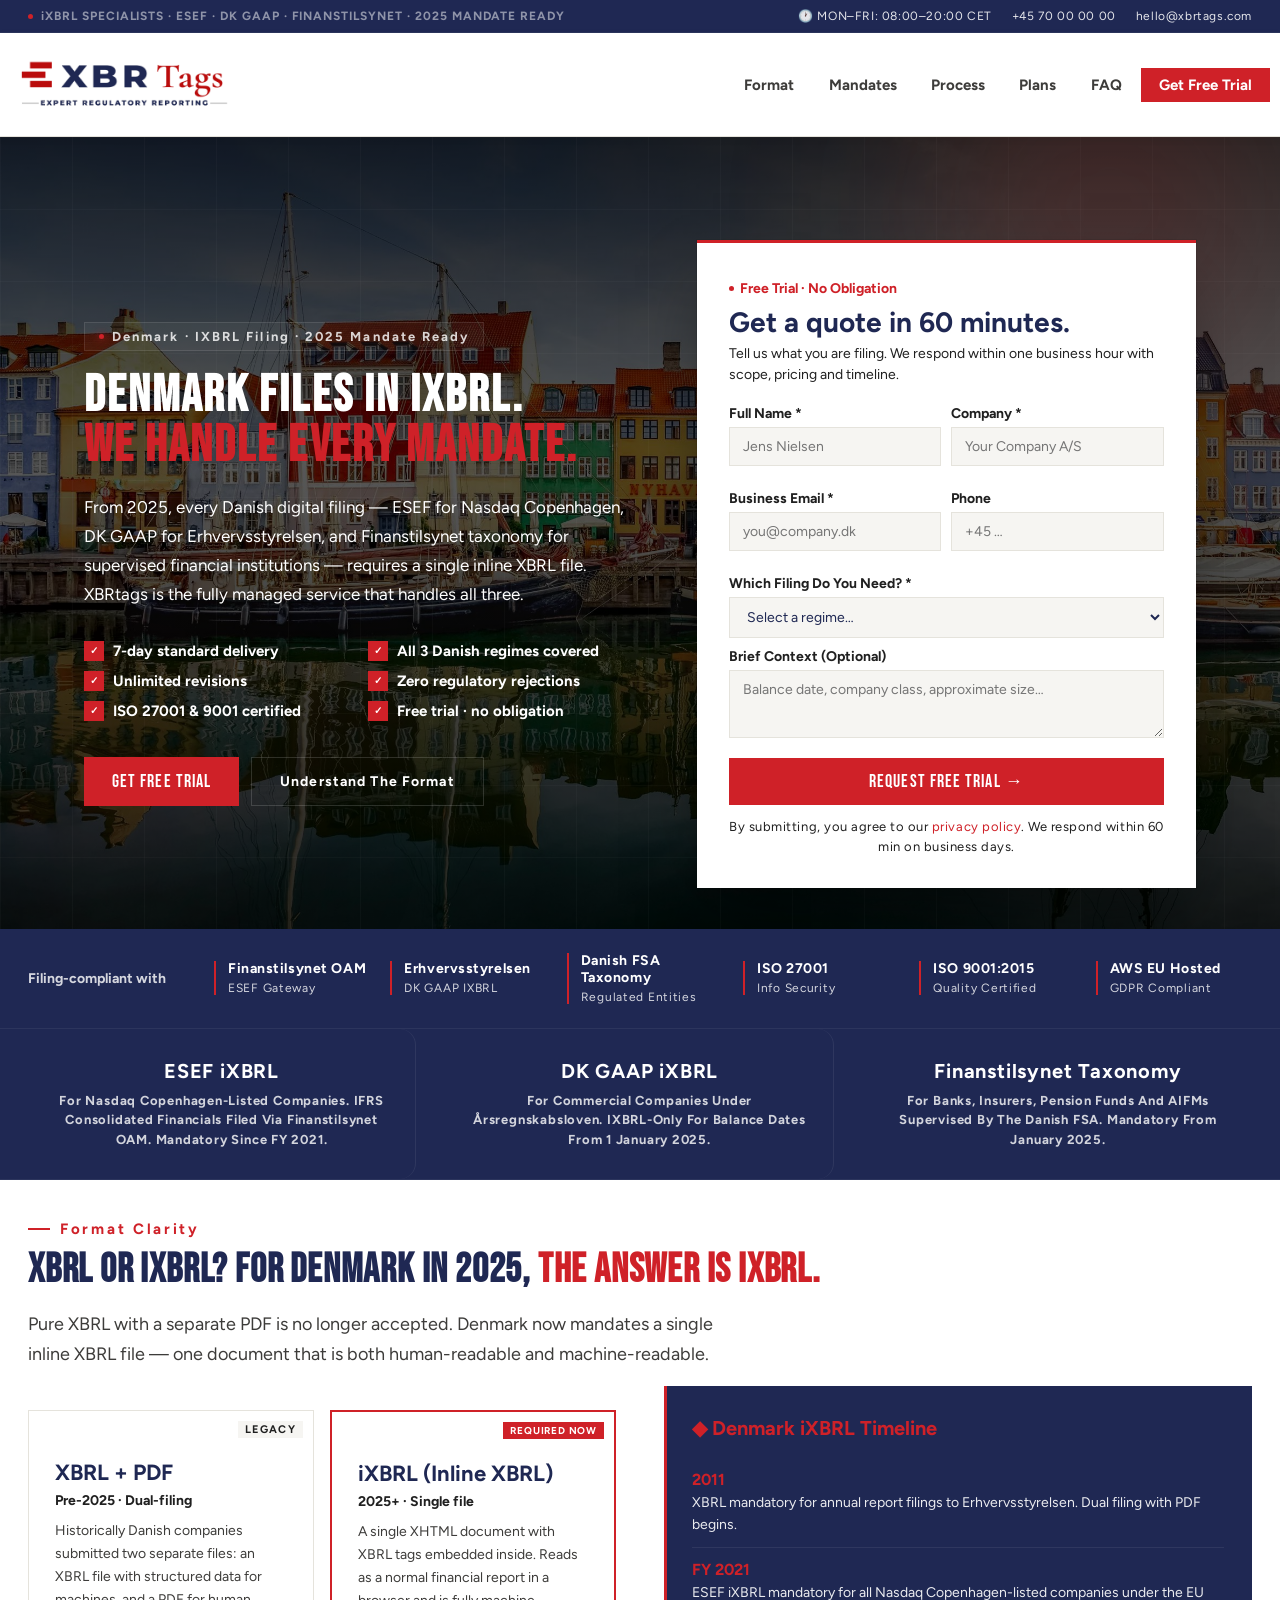
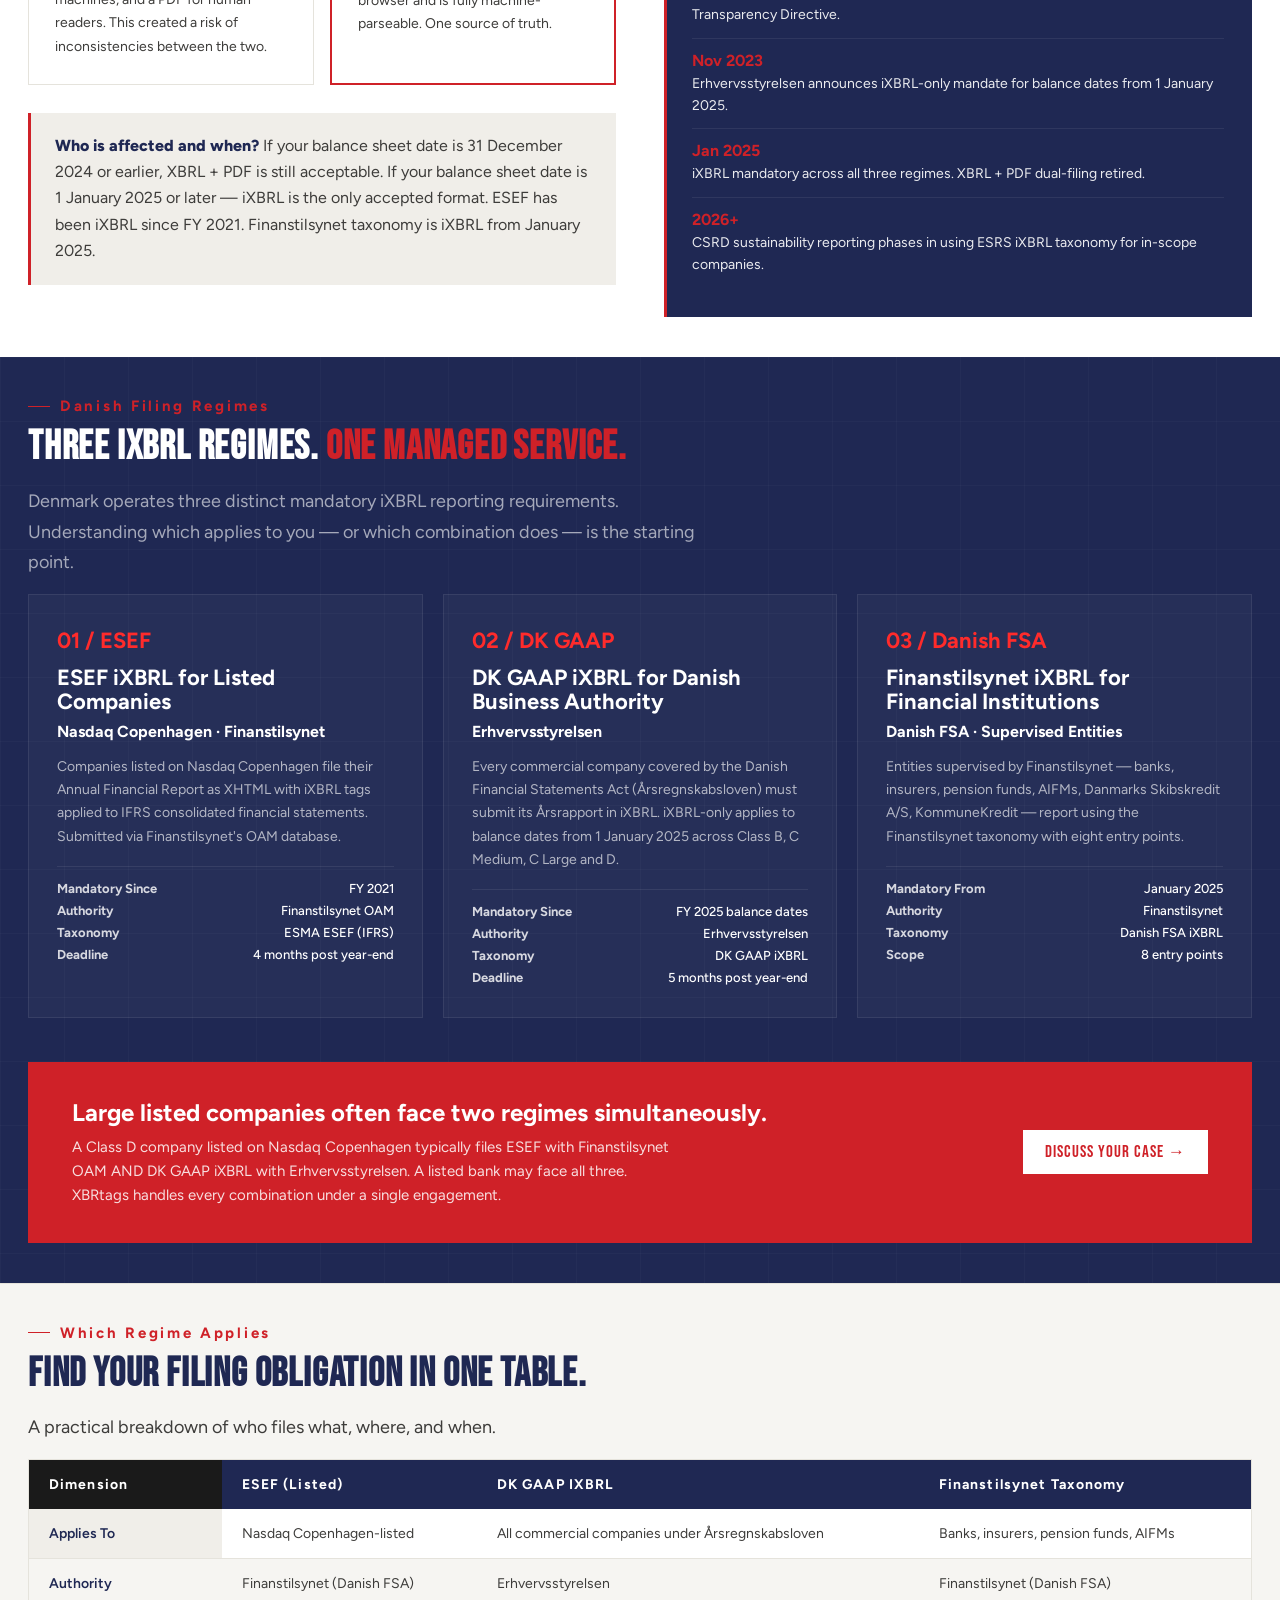
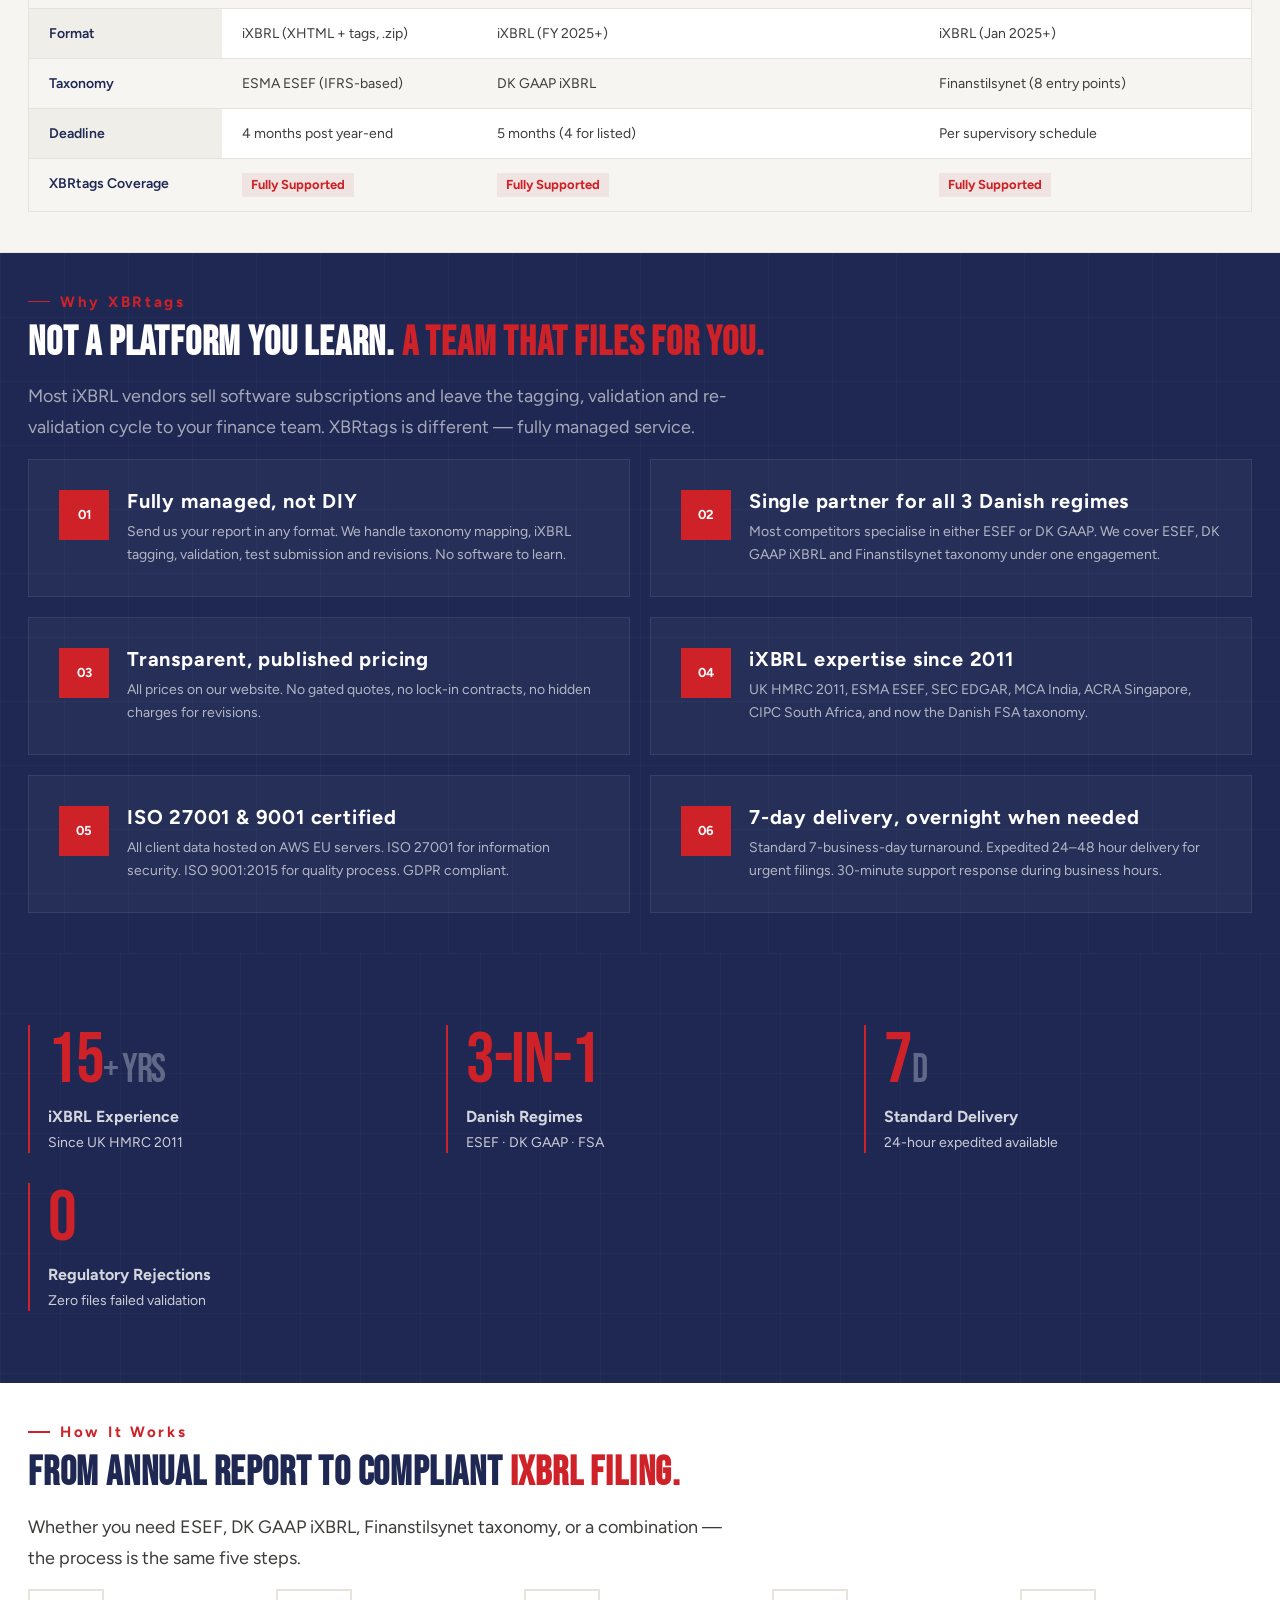
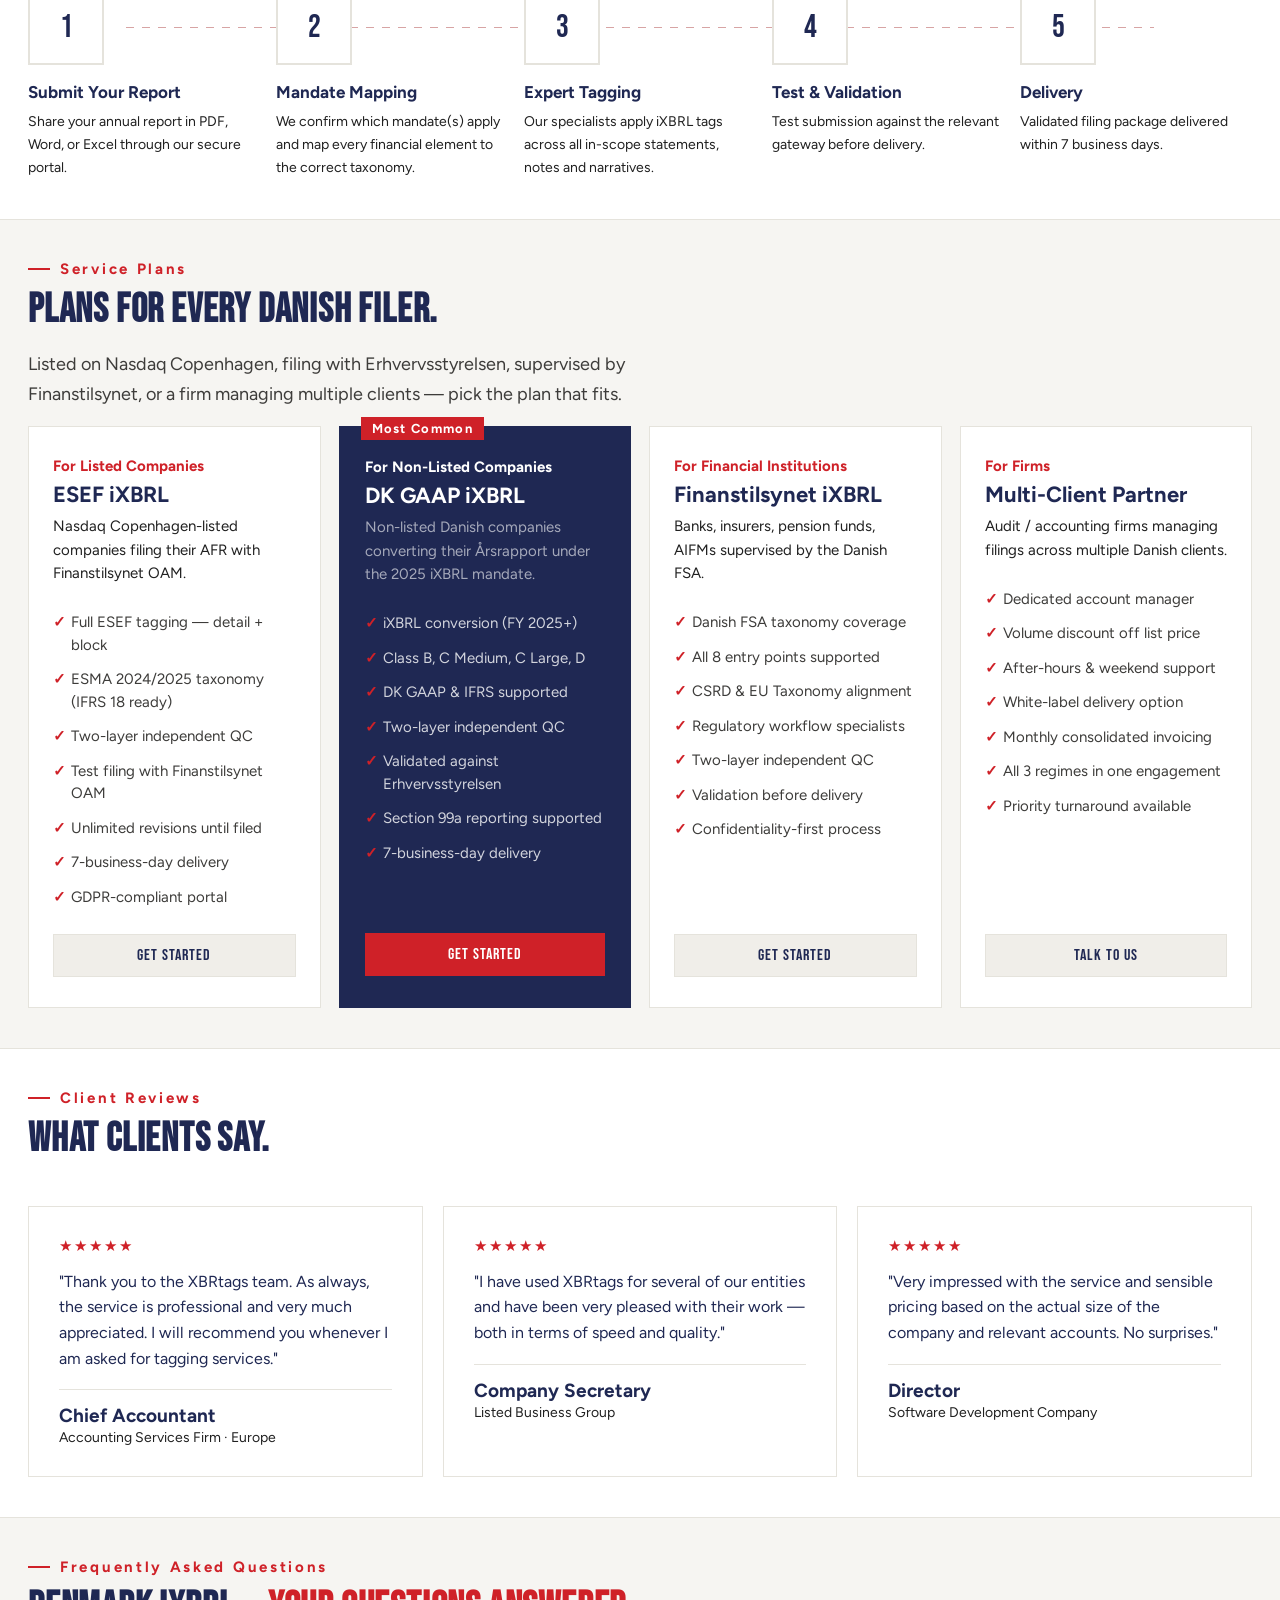
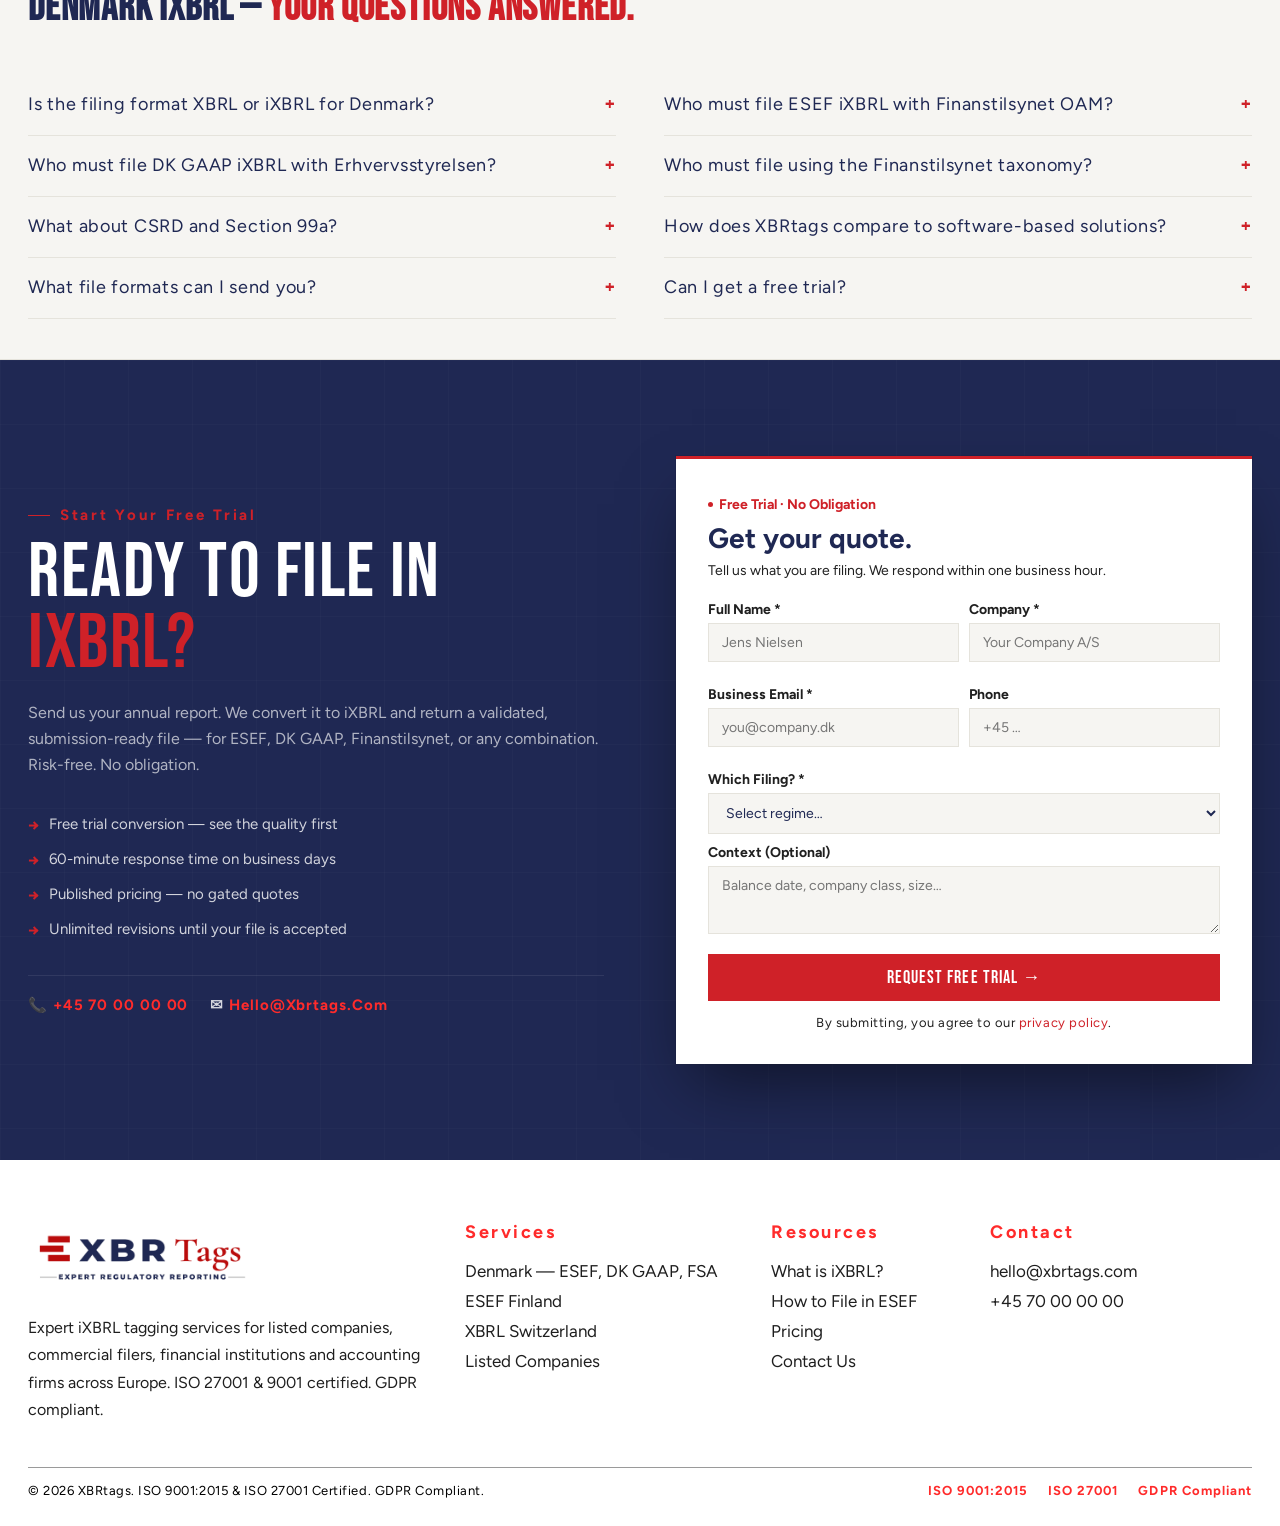
<file: denmark/index.html>
<!DOCTYPE html>
<html lang="en">
<head>
  <meta charset="UTF-8">
  <meta name="viewport" content="width=device-width, initial-scale=1.0">
  <title>iXBRL Filing Services Denmark | ESEF, DK GAAP & Finanstilsynet | XBRtags</title>
  <meta name="description" content="Fully managed iXBRL filing for Danish companies. One expert partner for ESEF (Nasdaq Copenhagen), DK GAAP iXBRL (Erhvervsstyrelsen) and Finanstilsynet taxonomy. 7-day delivery. ISO certified.">
  <link rel="preconnect" href="https://fonts.googleapis.com">
  <link href="https://fonts.googleapis.com/css2?family=Bebas+Neue&family=Figtree:ital,wght@0,300;0,400;0,500;0,600;0,700;0,800&family=Space+Mono:wght@400;700&display=swap" rel="stylesheet">
  <link href="https://cdn.jsdelivr.net/npm/bootstrap-icons@1.11.3/font/bootstrap-icons.css" rel="stylesheet">
<style>
*,*::before,*::after{box-sizing:border-box;margin:0;padding:0}
:root{
  --k:#1f2853;--w:#FFFFFF;--r:#cf2128;--r2:#B01E1E;
  --g0:#F0EEE9;--g1:#F6F5F2;--g2:#E5E3DC;--g3:#9A9890;--g4:#3D3C3A;
  --display:'Bebas Neue',sans-serif;
  --body:'Figtree',sans-serif;
  --mono:'Space Mono',monospace;
  --ease:cubic-bezier(.16,1,.3,1);
}
html{scroll-behavior:smooth;overflow-x:hidden}
body{font-family:var(--body);background:var(--w);color:var(--k);-webkit-font-smoothing:antialiased}
a{text-decoration:none;color:inherit}
.wrap{max-width:1350px;margin:0 auto;padding:0 28px}

/* REVEAL */
.rv{opacity:0;transform:translateY(24px);transition:opacity .85s var(--ease),transform .85s var(--ease)}
.rv.in{opacity:1;transform:none}
.d1{transition-delay:.1s}.d2{transition-delay:.2s}.d3{transition-delay:.32s}

/* TOP BAR */
.top-bar{background:var(--k);color:rgba(255,255,255,.6);font-size:12px;padding:9px 0;border-bottom:1px solid rgba(255,255,255,.06)}
.top-bar-inner{display:flex;justify-content:space-between;align-items:center;gap:16px;flex-wrap:wrap}
.top-bar-left{display:flex;align-items:center;gap:8px;color:rgba(255,255,255,.5);font-weight:700;letter-spacing:.08em}
.top-bar-left .dot{width:5px;height:5px;border-radius:50%;background:var(--r);flex-shrink:0}
.top-bar-right{display:flex;gap:20px;align-items:center}
.top-bar-right a{color:rgba(255,255,255,.882);transition:color .15s;letter-spacing:.05em}
.top-bar-right a:hover{color:#ff2b2b}
.top-bar-right div{color:rgba(255,255,255,.882);letter-spacing:.05em}

/* NAV */
nav{background:var(--w);border-bottom:1px solid var(--g2);position:sticky;top:0;z-index:100;box-shadow:0 2px 8px rgba(0,0,0,.06);transition:box-shadow .3s}
nav.scrolled{box-shadow:0 4px 20px rgba(0,0,0,.1)}
.nav-inner{display:flex;justify-content:space-between;align-items:center;padding:14px 10px !important;gap:16px}
.logo{display:flex;align-items:center}
.logo-text{font-family:var(--display);font-size:28px;color:var(--k);letter-spacing:.06em}
.logo-text span{color:var(--r)}
.nav-links{display:flex;gap:4px;align-items:center}
.nav-links a{display:flex;align-items:center;gap:5px;padding:0 .95rem;
      font-family:var(--body);font-size:15px;font-weight:700;color:var(--g4);
      border:none;background:none;cursor:pointer;position:relative;transition:color .15s;white-space:nowrap;}
.nav-links a:hover{color:var(--k);background:var(--g0)}
.nav-cta{background:var(--r)!important;color:var(--w)!important;padding:8px 18px!important}
.nav-cta:hover{background:var(--r2)!important;color:var(--w)!important}

/* HAMBURGER */
.hamburger{display:none;flex-direction:column;justify-content:center;align-items:center;width:40px;height:40px;border:1.5px solid var(--g2);border-radius:2px;background:var(--w);cursor:pointer;gap:5px;flex-shrink:0;transition:all .2s;padding:0}
.hamburger:hover{border-color:var(--r);background:var(--g0)}
.hamburger span{display:block;width:20px;height:2px;background:var(--k);border-radius:0;transition:all .3s var(--ease);transform-origin:center}
.hamburger.open span:nth-child(1){transform:translateY(7px) rotate(45deg)}
.hamburger.open span:nth-child(2){opacity:0;transform:scaleX(0)}
.hamburger.open span:nth-child(3){transform:translateY(-7px) rotate(-45deg)}

/* MOBILE MENU */
.mobile-menu{display:none;position:fixed;top:0;left:0;right:0;bottom:0;z-index:190;pointer-events:none}
.mobile-menu.open{pointer-events:all}
.mobile-menu-backdrop{position:absolute;inset:0;background:rgba(0,0,0,.6);opacity:0;transition:opacity .3s}
.mobile-menu.open .mobile-menu-backdrop{opacity:1}
.mobile-menu-panel{position:absolute;top:0;right:0;width:min(320px,88vw);height:100%;background:var(--w);box-shadow:-8px 0 40px rgba(0,0,0,.2);transform:translateX(100%);transition:transform .35s var(--ease);display:flex;flex-direction:column;overflow-y:auto}
.mobile-menu.open .mobile-menu-panel{transform:translateX(0)}
.mobile-menu-header{display:flex;justify-content:space-between;align-items:center;padding:18px 20px;border-bottom:1px solid var(--g2);background:var(--k)}
.mobile-menu-header .logo-text{color:var(--w);font-size:22px}
.mobile-close{width:36px;height:36px;border:1.5px solid rgba(255,255,255,.2);border-radius:2px;background:rgba(255,255,255,.06);color:var(--w);cursor:pointer;display:flex;align-items:center;justify-content:center;font-size:18px;transition:all .2s}
.mobile-close:hover{background:rgba(155,28,28,.3)}
.mobile-menu-body{padding:12px 0;flex:1}
.mobile-nav-link{display:flex;align-items:center;gap:12px;padding:14px 20px;font-size:13px;font-weight:700;letter-spacing:.08em;text-transform:capitalize;color:var(--g4);transition:all .15s;border-left:3px solid transparent}
.mobile-nav-link:hover{background:var(--g0);color:var(--k);border-left-color:var(--r)}
.mobile-nav-divider{height:1px;background:var(--g2);margin:8px 0}
.mobile-menu-footer{padding:20px;border-top:1px solid var(--g2);display:flex;flex-direction:column;gap:10px}
.mobile-btn-primary{display:block;text-align:center;padding:13px 20px;background:var(--r);color:var(--w);font-family:var(--display);font-size:18px;letter-spacing:.06em;border-radius:2px;transition:all .18s}
.mobile-btn-primary:hover{background:var(--r2)}
.mobile-btn-secondary{display:block;text-align:center;padding:11px 20px;background:var(--k);color:var(--w);font-size:12px;font-weight:700;letter-spacing:.08em;text-transform:capitalize;border-radius:2px;transition:all .18s}
.mobile-btn-secondary:hover{background:var(--r)}
body.menu-open{overflow:hidden}

/* HERO */
.hero{background:var(--k);padding:72px 56px 10px;position:relative;overflow:hidden;min-height:88vh;display:flex;align-items:center}
.hero-grid-pat{position:absolute;inset:0;background-image:linear-gradient(rgba(255,255,255,.025) 1px,transparent 1px),linear-gradient(90deg,rgba(255,255,255,.025) 1px,transparent 1px);background-size:72px 72px}
.hero-orb{position:absolute;border-radius:50%;filter:blur(100px)}
.hero-orb-1{width:500px;height:500px;background:radial-gradient(circle,rgba(155,28,28,.35) 0%,transparent 65%);top:-180px;right:-80px}
.hero-orb-2{width:380px;height:380px;background:radial-gradient(circle,rgba(155,28,28,.12) 0%,transparent 70%);bottom:-100px;left:-80px}
.hero-inner{position:relative;z-index:2;display:grid;grid-template-columns:1.1fr 1fr;gap:64px;align-items:center}
.hero-eyebrow{display:inline-flex;align-items:center;gap:8px;font-size:13px;font-weight:700;text-transform:capitalize;letter-spacing:.16em;color:rgb(255 255 255 / 81%);margin-bottom:20px;padding:6px 14px;border:1px solid rgba(255,255,255,.1);border-radius:0;background:rgba(255,255,255,.04)}
.hero-eyebrow::before{content:'';width:5px;height:5px;background:var(--r);border-radius:50%;box-shadow:0 0 8px var(--r);animation:pulse 2s ease-in-out infinite}
@keyframes pulse{0%,100%{opacity:1}50%{opacity:.4}}
.hero h1{font-family:var(--display);font-size:clamp(44px,4vw,90px);line-height:.98;letter-spacing:.04em;color:var(--w);margin-bottom:22px}
.hero h1 strong{color:var(--r);font-style:normal;font-size:clamp(44px,4vw,90px)}
.hero-sub{font-size:17px;line-height:1.7;color:rgb(255, 255, 255);margin-bottom:32px;max-width:540px}
.hero-checks{display:grid;grid-template-columns:1fr 1fr;gap:10px 20px;margin-bottom:36px}
.hero-chk{display:flex;align-items:center;gap:9px;font-size:15px;color:rgb(255, 255, 255);font-weight:700;}
.hero-chk::before{content:'✓';width:20px;height:20px;min-width:20px;background:var(--r);color:var(--w);border-radius:0;display:flex;align-items:center;justify-content:center;font-size:10px;font-weight:800}
.hero-btns{display:flex;gap:12px;flex-wrap:wrap}
.btn-primary{background:var(--r);color:var(--w);padding:14px 28px;font-family:var(--display);font-size:18px;letter-spacing:.06em;border:none;cursor:pointer;transition:all .18s;display:inline-flex;align-items:center;gap:8px}
.btn-primary:hover{background:var(--r2);transform:translateY(-1px)}
.btn-primary:disabled{opacity:.6;cursor:not-allowed;transform:none}
.btn-outline{background:transparent;color:rgb(255, 255, 255);padding:14px 28px;font-size:14px;font-weight:700;letter-spacing:.08em;text-transform:capitalize;border:1.5px solid rgba(255,255,255,.15);cursor:pointer;transition:all .18s;display:inline-flex;align-items:center;gap:8px}
.btn-outline:hover{border-color:rgba(255,255,255,.882);color:var(--w)}

/* HERO FORM */
.hero-form-card{background:var(--w);border-radius:0;padding:36px 32px 32px;box-shadow:0 32px 64px -16px rgba(0,0,0,.5),0 0 0 1px rgba(0,0,0,.08);position:relative;overflow:hidden}
.hero-form-card::before{content:'';position:absolute;top:0;left:0;right:0;height:3px;background:var(--r)}
.form-badge{display:inline-flex;align-items:center;gap:6px;font-size:14px;font-weight:700;text-transform:capitalize;color:var(--r);margin-bottom:10px}
.form-badge::before{content:'';width:5px;height:5px;background:var(--r);border-radius:50%}
.hero-form-card h3{font-size:28px;font-weight:700;color:var(--k);margin-bottom:6px;line-height:1.1}
.form-sub{font-size:14px;color:#202020;margin-bottom:20px;line-height:1.5}
.form-row{display:grid;grid-template-columns:1fr 1fr;gap:10px;margin-bottom:10px}
.form-field{margin-bottom:10px}
.form-field label{display:block;font-size:14px;font-weight:700;text-transform:capitalize;color:#202020;margin-bottom:5px}
.form-field input,.form-field select,.form-field textarea{width:100%;padding:10px 13px;border:1.5px solid var(--g2);border-radius:0;font-family:var(--body);font-size:14px;color:var(--k);background:var(--g1);transition:all .15s}
.form-field input:focus,.form-field select:focus,.form-field textarea:focus{outline:none;border-color:var(--r);background:var(--w);box-shadow:0 0 0 3px rgba(155,28,28,.08)}
.form-field textarea{resize:vertical;min-height:68px}
.form-footer-inner{margin-top:16px;display:flex;flex-direction:column;gap:12px}
.form-footer-inner .btn-submit{width:100%;justify-content:center;padding:13px 20px;font-size:16px;background:var(--r);color:var(--w);border:none;font-family:var(--display);font-size:18px;letter-spacing:.06em;cursor:pointer;transition:background .2s}
.form-footer-inner .btn-submit:hover{background:var(--r2)}
.form-footer-inner .btn-submit:disabled{opacity:.6;cursor:not-allowed}
.form-note{font-size:13px;color:#202020;text-align:center;line-height:1.5;letter-spacing:.04em}
.form-note a{color:var(--r)}
.field-error,.error-message{font-size:11px;color:var(--r);margin-top:4px;display:block}
.input-error,.error{border-color:var(--r)!important;background-color:#fff8f8!important}
.form-success-message{margin-top:20px;padding:16px;background:var(--g0);border-left:3px solid var(--r);color:var(--k);font-size:12px;font-weight:700;letter-spacing:.06em}
.form-error-banner,.form-error-message{margin-top:20px;padding:16px;background:#fff0f0;border-left:3px solid var(--r);color:var(--r2);font-size:12px;font-weight:700;letter-spacing:.06em}

/* TRUST BAR */
.trust-bar{background:var(--k);border-bottom:1px solid rgba(255,255,255,.06);padding:24px 0}
.trust-bar-inner{display:grid;grid-template-columns:auto 1fr;gap:48px;align-items:center}
.trust-bar-label{font-size:14px;font-weight:700;color:rgb(255 255 255 / 81%);max-width:160px;line-height:1.4}
.trust-items{display:grid;grid-template-columns:repeat(6,1fr);gap:20px;align-items:center}
.ti{display:flex;flex-direction:column;gap:3px;padding-left:12px;border-left:2px solid var(--r)}
.ti-name{font-size:14px;font-weight:700;color:var(--w);line-height:1.2;letter-spacing:.04em}
.ti-desc{font-size:12px;color:rgb(255 255 255 / 81%);text-transform:capitalize;letter-spacing:.06em;}

/* SERVICES BAR */
.services-bar{background:var(--k);border-bottom:1px solid rgba(255,255,255,.06)}
.stat-box{padding:26px 20px;text-align:center;border-right:1px solid rgba(255,255,255,.07)}
.stat-box:last-child{border-right:none}
.stat-num-top{font-size:20px;font-weight:bold;color:var(--w);margin-bottom:8px;letter-spacing:.04em}
.stat-lbl-top{font-size:13px;font-weight:700;color:rgb(255 255 255 / 80%);letter-spacing:.06em;line-height:1.5;text-transform:capitalize}

/* SECTIONS */
section{padding:2.5rem 0}
.sec-white{background:var(--w)}
.sec-gray{background:var(--g1);border-top:1px solid var(--g2);border-bottom:1px solid var(--g2)}
.sec-dark{background:var(--k);color:var(--w);position:relative;overflow:hidden}
.sec-dark-bg{position:absolute;inset:0;background-image:linear-gradient(rgba(255,255,255,.025) 1px,transparent 1px),linear-gradient(90deg,rgba(255,255,255,.025) 1px,transparent 1px);background-size:64px 64px;pointer-events:none}
.sec-eyebrow{font-size:15px;font-weight:700;text-transform:capitalize;letter-spacing:.18em;color:var(--r);margin-bottom:14px;display:flex;align-items:center;gap:10px}
.sec-eyebrow::before{content:'';width:22px;height:1.5px;background:var(--r);flex-shrink:0}
.sec-title{font-family:var(--display);font-size:clamp(40px,3vw,72px);letter-spacing:.02em;line-height:.92;color:var(--k);margin-bottom:20px;max-width:800px}
.sec-title em{font-style:normal;color:var(--r)}
.sec-dark .sec-title{color:var(--w)}
.sec-intro{font-size:18px;color:var(--g4);max-width:700px;line-height:1.7;margin-bottom:16px}
.sec-dark .sec-intro{color:rgba(255,255,255,.6)}

/* FORMAT */
.format-grid{display:grid;grid-template-columns:1fr 1fr;gap:48px;align-items:start}
.format-comparison{display:grid;grid-template-columns:1fr 1fr;gap:16px;margin-top:24px}
.format-card{background:var(--w);padding:26px;border-radius:0;border:1.5px solid var(--g2);position:relative}
.format-card.legacy::after,.format-card.deprecated::after{content:'LEGACY';position:absolute;top:10px;right:10px;font-size:11px;font-weight:700;letter-spacing:.12em;color:#202020;background:var(--g1);padding:2px 7px}
.format-card.current{border-color:var(--r);border-width:2px}
.format-card.current::after{content:'REQUIRED NOW';position:absolute;top:10px;right:10px;font-size:10px;font-weight:700;letter-spacing:.08em;color:var(--w);background:var(--r);padding:2px 7px}
.format-card h4{font-size:22px;font-weight:700;color:var(--k);margin-bottom:6px;margin-top:22px}
.format-card .format-sub{font-size:14px;color:#202020;margin-bottom:10px;font-weight:700}
.format-card p{font-size:14px;color:var(--g4);line-height:1.65}
.format-timeline{background:var(--k);color:var(--w);padding:30px 28px;position:relative;overflow:hidden}
.format-timeline::before{content:'';position:absolute;top:0;left:0;width:3px;height:100%;background:var(--r)}
.format-timeline h4{font-size:20px;color:var(--r);margin-bottom:18px;}
.tl-item{padding:12px 0;border-bottom:1px solid rgba(255,255,255,.07);font-size:14px}
.tl-item:last-child{border-bottom:none}
.tl-date{font-size:16px;font-weight:700;color:var(--r);text-transform:capitalize;margin-bottom:3px}
.tl-desc{color:rgba(255,255,255,.91);line-height:1.55}
.format-callout{margin-top:28px;padding:20px 24px;background:var(--g0);border-left:3px solid var(--r)}
.format-callout p{font-size:16px;color:var(--g4);line-height:1.65}
.format-callout strong{color:var(--k);font-weight:800}

/* MANDATES */
.mandates-grid{display:grid;grid-template-columns:repeat(3,1fr);gap:20px}
.mandate-card{padding:32px 28px;background:rgba(255,255,255,.03);border:1.5px solid rgba(255,255,255,.08);transition:all .35s}
.mandate-card:hover{border-color:var(--r);transform:translateY(-5px);background:rgba(255,255,255,.05)}
.mandate-num{font-size:22px;font-weight:700;color:#ff2b2b;text-transform:capitalize;margin-bottom:12px}
.mandate-card h3{font-size:22px;color:var(--w);margin-bottom:8px;line-height:1.1}
.mandate-auth{font-size:16px;color:#ffffff;font-weight:700;margin-bottom:14px}
.mandate-desc{color:rgba(255,255,255,.65);font-size:14px;line-height:1.65;margin-bottom:18px}
.mandate-meta{padding-top:14px;border-top:1px solid rgba(255,255,255,.08);display:grid;gap:7px}
.m-row{display:flex;justify-content:space-between;gap:10px}
.m-row span:first-child{color:rgb(255 255 255 / 81%);font-size:13px;font-weight:700;text-transform:capitalize;}
.m-row span:last-child{color:var(--w);font-weight:500;text-align:right;font-size:13px}

/* COMBINED BANNER */
.combined-banner{margin-top:44px;background:var(--r);color:var(--w);padding:36px 44px;display:grid;grid-template-columns:1fr auto;gap:36px;align-items:center;position:relative;overflow:hidden}
/* .combined-banner::before{content:'';position:absolute;top:-60%;right:-5%;width:360px;height:360px;background:radial-gradient(circle,rgba(0,0,0,.2) 0%,transparent 70%)} */
.combined-banner h3{font-size:24px;margin-bottom:8px;font-weight:bold;}
.combined-banner p{color:rgba(255,255,255,.85);font-size:15px;max-width:600px;line-height:1.6}
.btn-combined{background:var(--w);color:var(--r);padding:12px 22px;font-family:var(--display);font-size:17px;letter-spacing:.06em;white-space:nowrap;transition:all .18s;display:inline-flex;align-items:center;gap:6px}
.btn-combined:hover{background:var(--k);color:var(--w)}

/* TABLE */
.table-wrap{border:1px solid var(--g2);overflow:hidden;background:var(--w)}
.table-scroll{overflow-x:auto}
.table-wrap table{width:100%;border-collapse:collapse;font-size:14px;min-width:560px}
.table-wrap th{background:var(--k);color:var(--w);text-align:left;padding:16px 20px;font-weight:700;font-size:14px;text-transform:capitalize;letter-spacing:.08em}
.table-wrap th:first-child{background:#1a1a1a}
.table-wrap td{padding:14px 20px;border-bottom:1px solid var(--g2);vertical-align:top;line-height:1.5;color:var(--g4)}
.table-wrap tr:last-child td{border-bottom:none}
.table-wrap tr:nth-child(even){background:var(--g1)}
.table-wrap td:first-child{font-weight:600;color:var(--k);font-size:14px;text-transform:capitalize;background:var(--g0);min-width:150px}
.table-wrap tr:nth-child(even) td:first-child{background:var(--g1)}
.tag-req,.tag-check{display:inline-block;padding:2px 9px;background:rgba(155,28,28,.08);color:var(--r);font-size:13px;font-weight:700;}
.tag-no{display:inline-block;padding:2px 9px;background:var(--g1);color:#202020;font-size:10px;font-weight:700;text-transform:capitalize;letter-spacing:.06em}
.tag-ok{display:inline-block;padding:2px 9px;background:rgba(0,0,0,.06);color:var(--k);font-size:10px;font-weight:700;text-transform:capitalize;letter-spacing:.06em}

/* DIFF CARDS */
.diff-grid{display:grid;grid-template-columns:repeat(2,1fr);gap:20px;position:relative;z-index:2}
.diff-card{background:rgba(255,255,255,.03);border:1.5px solid rgba(255,255,255,.08);padding:30px;display:grid;grid-template-columns:auto 1fr;gap:18px;align-items:start;transition:all .3s}
.diff-card:hover{border-color:var(--r);background:rgba(255,255,255,.05);transform:translateY(-3px)}
.diff-icon{width:50px;height:50px;min-width:50px;background:var(--r);color:var(--w);display:flex;align-items:center;justify-content:center;font-size:13px;font-weight:700}
.diff-card h4{font-size:20px;letter-spacing:.04em;color:var(--w);margin-bottom:8px;line-height:1.1}
.diff-card p{font-size:14px;color:rgba(255,255,255,.65);line-height:1.65}

/* STATS BAR */
.stats-bar{background:var(--k);padding:72px 0;position:relative;overflow:hidden}
.stats-bar::before{content:'';position:absolute;inset:0;background-image:linear-gradient(rgba(255,255,255,.025) 1px,transparent 1px),linear-gradient(90deg,rgba(255,255,255,.025) 1px,transparent 1px);background-size:60px 60px}
.stats-grid{display:grid;grid-template-columns:repeat(4,1fr);gap:36px;position:relative;z-index:1}
.stat-item{padding-left:18px;border-left:2px solid var(--r)}
.stat-num{font-family:var(--display);font-size:clamp(44px,6vw,72px);color:var(--r);line-height:1;letter-spacing:-.02em;margin-bottom:10px}
.stat-num em{font-style:normal;font-size:.55em;color:rgba(255,255,255,.3);font-weight:400}
.stat-label{font-size:16px;font-weight:700;color:rgb(255 255 255 / 81%);margin-bottom:6px}
.stat-desc{font-size:14px;color:rgba(255,255,255,.773);line-height:1.5}

/* PROCESS */
.process-grid{display:grid;grid-template-columns:repeat(5,1fr);gap:16px;position:relative}
.process-grid::before{content:'';position:absolute;top:38px;left:8%;right:8%;height:1px;background:repeating-linear-gradient(90deg,rgba(155,28,28,.4) 0,rgba(155,28,28,.4) 8px,transparent 8px,transparent 16px)}
.proc-step{position:relative}
.proc-num{width:76px;height:76px;background:var(--w);border:2px solid var(--g2);display:flex;align-items:center;justify-content:center;font-family:var(--display);font-size:32px;color:var(--k);margin-bottom:18px;position:relative;z-index:2;transition:all .28s}
.proc-step:hover .proc-num{background:var(--r);color:var(--w);border-color:var(--r)}
.proc-step h4{font-size:17px;color:var(--k);margin-bottom:8px;line-height:1.1}
.proc-step p{color:#202020;font-size:14px;line-height:1.65}

/* PLANS */
.plans-grid{display:grid;grid-template-columns:repeat(4,1fr);gap:18px}
.plan-card{background:var(--w);border:1.5px solid var(--g2);padding:30px 24px;display:flex;flex-direction:column;position:relative;transition:all .3s}
.plan-card:hover{border-color:var(--r);box-shadow:0 8px 32px rgba(155,28,28,.1);transform:translateY(-4px)}
.plan-card.featured{border:2px solid var(--k);background:var(--k);color:var(--w)}
.plan-card.featured .plan-tag,.plan-card.featured .plan-name{color:var(--w)}
.plan-card.featured .plan-desc{color:rgba(255,255,255,.6)}
.plan-card.featured .plan-ul li{color:rgba(255,255,255,.8)}
.plan-card.featured .plan-ul li::before{color:var(--r)}
.plan-badge{position:absolute;top:-11px;left:20px;background:var(--r);color:var(--w);font-size:13px;font-weight:700;padding:4px 11px;text-transform:capitalize;letter-spacing:.1em}
.plan-tag{font-size:15px;font-weight:700;text-transform:capitalize;color:var(--r);margin-bottom:8px}
.plan-name{font-size:22px;font-weight:700;color:var(--k);line-height:1.1;margin-bottom:8px}
.plan-desc{color:#202020;font-size:15px;line-height:1.55;margin-bottom:20px}
.plan-ul{list-style:none;flex:1;margin-bottom:20px}
.plan-ul li{font-size:15px;padding:6px 0 6px 18px;position:relative;color:var(--g4);line-height:1.5}
.plan-ul li::before{content:'✓';position:absolute;left:0;color:var(--r);font-weight:800}
.plan-btn{display:block;text-align:center;padding:11px 16px;font-family:var(--display);font-size:16px;letter-spacing:.06em;background:var(--g0);color:var(--k);border:1.5px solid var(--g2);transition:all .18s;cursor:pointer}
.plan-btn:hover{background:var(--k);color:var(--w);border-color:var(--k)}
.plan-card.featured .plan-btn{background:var(--r);color:var(--w);border-color:var(--r)}
.plan-card.featured .plan-btn:hover{background:var(--r2)}

/* TESTIMONIALS */
.tg{display:grid;grid-template-columns:repeat(3,1fr);gap:20px}
.tc{background:var(--w);padding:30px;border:1.5px solid var(--g2);transition:all .3s}
.tc:hover{transform:translateY(-4px);border-color:var(--r);box-shadow:0 8px 32px rgba(155,28,28,.08)}
.tc-stars{color:var(--r);font-size:15px;letter-spacing:2px;margin-bottom:14px}
.tc-quote{font-size:16px;line-height:1.6;color:var(--k);margin-bottom:18px;font-style:normal}
.tc-author{font-size:14px;color:#202020;padding-top:14px;border-top:1px solid var(--g2);}
.tc-author strong{display:block;color:var(--k);font-size:19px;margin-bottom:2px}

/* FAQ */
.faq-grid{display:grid;grid-template-columns:1fr 1fr;gap:0 48px}
.faq-item{border-bottom:1px solid var(--g2)}
.faq-item summary{cursor:pointer;padding:18px 0;font-size:18px;letter-spacing:.04em;color:var(--k);list-style:none;display:flex;justify-content:space-between;align-items:flex-start;gap:14px;line-height:1.3}
.faq-item summary::-webkit-details-marker{display:none}
.faq-item summary::after{content:'+';font-size:24px;font-weight:400;color:var(--r);transition:transform .2s;line-height:1;flex-shrink:0;font-family:var(--display)}
.faq-item[open] summary::after{transform:rotate(45deg)}
.faq-item p{padding:0 0 18px;color:var(--g4);font-size:16px;line-height:1.7}

/* CTA FINAL */
.cta-final{background:var(--k);color:var(--w);padding:96px 0;position:relative;overflow:hidden}
.cta-final::before{content:'';position:absolute;inset:0;background-image:linear-gradient(rgba(255,255,255,.02) 1px,transparent 1px),linear-gradient(90deg,rgba(255,255,255,.02) 1px,transparent 1px);background-size:64px 64px}
.cta-grid{display:grid;grid-template-columns:1fr 1fr;gap:72px;align-items:center;position:relative;z-index:1}
.cta-title{font-family:var(--display);font-size:clamp(44px,6vw,80px);font-weight:400;line-height:.92;letter-spacing:.02em;margin-bottom:20px}
.cta-title em{color:var(--r);font-style:normal;}
.cta-sub{font-size:16px;color:rgba(255,255,255,.65);line-height:1.65;margin-bottom:28px}
.cta-list{list-style:none;margin-bottom:28px}
.cta-list li{display:flex;align-items:flex-start;gap:10px;padding:8px 0;font-size:15px;color:rgba(255,255,255,.8)}
.cta-list li::before{content:'→';color:var(--r);font-weight:800;margin-top:1px}
.cta-contacts{display:flex;gap:22px;padding-top:20px;border-top:1px solid rgba(255,255,255,.08);font-size:15px;font-weight:700;color:rgb(255 255 255 / 81%);flex-wrap:wrap;letter-spacing:.06em;text-transform:capitalize}
.cta-contacts a{color:#ff2b2b}


/* FOOTER */
footer{background:#fff;color:rgba(255,255,255,.5);border-top:1px solid rgba(255,255,255,.06);padding:60px 0 28px}
.footer-grid{display:grid;grid-template-columns:1.5fr 1fr 175px 1fr;gap:44px;margin-bottom:44px}
.footer-brand p{margin-top:14px;font-size:16px;line-height:1.7;max-width:400px;color:rgba(0, 0, 0, 0.882)}
footer h5{ color:#ff2b2b;font-size:18px;text-transform:capitalize;letter-spacing:.14em;margin-bottom:18px;font-weight:700}
footer ul{list-style:none}
footer ul li{margin-bottom:10px}
footer a{color:rgba(0, 0, 0, 0.882);font-size:17px;transition:color .18s}
footer a:hover{color:#ff2b2b}
.footer-bottom{padding-top: 15px;color: #000000;border-top:1px solid rgba(0, 0, 0, 0.396);display:flex;justify-content:space-between;align-items:center;gap:20px;flex-wrap:wrap; font-size:13px;letter-spacing:.04em}
.footer-certs{display:flex;gap:20px; font-size:13px;font-weight:700;text-transform:capitalize;letter-spacing:.08em}
.footer-certs span{color:#ff2b2b}

/* RESPONSIVE */
@media(max-width:1100px){
  .hero-inner{grid-template-columns:1fr;gap:44px}
  .hero{min-height:auto;padding:56px 0 72px}
  .cta-grid{grid-template-columns:1fr;gap:44px}
  .mandates-grid{grid-template-columns:repeat(2,1fr)}
  .plans-grid{grid-template-columns:repeat(2,1fr)}
  .tg{grid-template-columns:repeat(2,1fr)}
  .diff-grid{grid-template-columns:1fr}
  .process-grid{grid-template-columns:repeat(3,1fr)}
  .process-grid::before{display:none}
  .trust-items{grid-template-columns:repeat(3,1fr)}
  .trust-bar-inner{grid-template-columns:1fr;gap:20px}
  .stats-grid{grid-template-columns:repeat(2,1fr);gap:28px}
  .footer-grid{grid-template-columns:1fr 1fr;gap:32px}
  .faq-grid{grid-template-columns:1fr}
  .format-grid{grid-template-columns:1fr}
  .nav-links a:not(.nav-cta){display:none !important}
  .nav-cta{display:none !important}
  .hamburger{display:flex}
  .mobile-menu{display:block}
}
@media(max-width:640px){
  section{padding:2rem 0}
  .wrap{padding:0 20px}
  .hero{padding:40px 0 56px}
  .hero h1{font-size:44px}
  .hero-checks{grid-template-columns:1fr}
  .hero-btns{flex-direction:column}
  .form-row{grid-template-columns:1fr}
  .mandates-grid{grid-template-columns:1fr}
  .combined-banner{grid-template-columns:1fr;padding:24px 20px}
  .process-grid{grid-template-columns: 1fr}
  .stats-grid{grid-template-columns:1fr 1fr}
  .plans-grid{grid-template-columns:1fr}
  .tg{grid-template-columns:1fr}
  .footer-grid{grid-template-columns:1fr}
  .cta-grid{grid-template-columns:1fr;gap:36px}
  .format-comparison{grid-template-columns:1fr}
  .trust-items{grid-template-columns:repeat(2,1fr)}
}
.stats-grid{
    display: grid;
    grid-template-columns: repeat(3, 1fr);
    gap: 30px;
}

.stat-box{
    padding: 30px 20px;
    border-radius: 16px;
    height: 100%;
}

/* Tablet */
@media (max-width: 991px){
    .stats-grid{
        grid-template-columns: repeat(2, 1fr);
        gap: 20px;
    }
}

/* Mobile */
@media (max-width: 767px){
    .stats-grid{
        grid-template-columns: 1fr;
        gap: 15px;
    }

    .stat-box{
        padding: 25px 18px;
    }
}
</style>
</head>
<body>

<!-- TOP BAR -->
<div class="top-bar">
  <div class="wrap top-bar-inner">
    <div class="top-bar-left">
      <span class="dot"></span> iXBRL SPECIALISTS · ESEF · DK GAAP · FINANSTILSYNET · 2025 MANDATE READY
    </div>
    <div class="top-bar-right">
      <div>🕐 MON–FRI: 08:00–20:00 CET</div>
      <a href="tel:+4570000000">+45 70 00 00 00</a>
      <a href="mailto:hello@xbrtags.com">hello@xbrtags.com</a>
    </div>
  </div>
</div>

<!-- NAV -->
<nav id="mainNav">
  <div class="wrap nav-inner">
    <a href="../index.php" class="logo">
      <img src="./assets/img/logo.png" height="75px" alt="">
    </a>
    <div class="nav-links">
      <a href="#format">Format</a>
      <a href="#mandates">Mandates</a>
      <a href="#process">Process</a>
      <a href="#plans">Plans</a>
      <a href="#faq">FAQ</a>
      <a href="#enquiry" class="nav-cta">Get Free Trial</a>
    </div>
    <button class="hamburger" id="hamburger" aria-label="Open menu">
      <span></span><span></span><span></span>
    </button>
  </div>
</nav>

<!-- MOBILE DRAWER -->
<div class="mobile-menu" id="mobileMenu">
  <div class="mobile-menu-backdrop" id="menuBackdrop"></div>
  <div class="mobile-menu-panel">
    <div class="mobile-menu-header">
      <img src="./assets/img/logo.png" height="50px" alt="">
      <button class="mobile-close" id="menuClose">✕</button>
    </div>
    <nav class="mobile-menu-body">
      <a href="#format" class="mobile-nav-link">Format &amp; iXBRL Overview</a>
      <a href="#mandates" class="mobile-nav-link">Danish Filing Regimes</a>
      <a href="#process" class="mobile-nav-link">How It Works</a>
      <a href="#plans" class="mobile-nav-link">Plans &amp; Pricing</a>
      <div class="mobile-nav-divider"></div>
      <a href="#faq" class="mobile-nav-link">FAQ</a>
    </nav>
    <div class="mobile-menu-footer">
      <a href="#enquiry" class="mobile-btn-primary">Get Free Trial →</a>
      <a href="#enquiry" class="mobile-btn-secondary">Request a Quote</a>
    </div>
  </div>
</div>

<!-- HERO -->
<div class="hero" id="enquiry" style="background-image: linear-gradient(to bottom,
            rgba(0, 0, 0, 0.85) 0%,
            rgba(0, 0, 0, 0.65) 40%,
            rgba(0, 0, 0, 0.85) 100%), url('./assets/img/denmark-hero-banner.jpeg'); background-size: cover; background-position: center; background-repeat: no-repeat;">
  <div style="position:absolute;inset:0"><div class="hero-grid-pat"></div><div class="hero-orb hero-orb-1"></div><div class="hero-orb hero-orb-2"></div></div>
  <div class="wrap hero-inner">
    <div class="rv in">
      <div class="hero-eyebrow">Denmark · iXBRL Filing · 2025 Mandate Ready</div>
      <h1>Denmark files  in iXBRL.<strong><br>  We handle  every mandate.</strong></h1>
      <p class="hero-sub">From 2025, every Danish digital filing — ESEF for Nasdaq Copenhagen, DK GAAP for Erhvervsstyrelsen, and Finanstilsynet taxonomy for supervised financial institutions — requires a single inline XBRL file. XBRtags is the fully managed service that handles all three.</p>
      <div class="hero-checks">
        <div class="hero-chk">7-day standard delivery</div>
        <div class="hero-chk">All 3 Danish regimes covered</div>
        <div class="hero-chk">Unlimited revisions</div>
        <div class="hero-chk">Zero regulatory rejections</div>
        <div class="hero-chk">ISO 27001 &amp; 9001 certified</div>
        <div class="hero-chk">Free trial · no obligation</div>
      </div>
      <div class="hero-btns" style="margin-top:32px">
        <a href="#enquiry" class="btn-primary">Get Free Trial</a>
        <a href="#format" class="btn-outline">Understand the Format</a>
      </div>
    </div>
    <div class="rv in d2">
      <div class="hero-form-card">
        <div class="form-badge">Free Trial · No Obligation</div>
        <h3>Get a quote in 60 minutes.</h3>
        <p class="form-sub">Tell us what you are filing. We respond within one business hour with scope, pricing and timeline.</p>
        <form id="enquiryForm" novalidate>
          <input type="hidden" name="form_type" value="form1">
          <input type="hidden" name="region" value="Denmark">
          <div class="form-row">
            <div class="form-field"><label for="name">Full Name *</label><input type="text" id="name" name="name" placeholder="Jens Nielsen"><span class="field-error" id="nameError"></span></div>
            <div class="form-field"><label for="company">Company *</label><input type="text" id="company" name="company" placeholder="Your Company A/S"><span class="field-error" id="companyError"></span></div>
          </div>
          <div class="form-row">
            <div class="form-field"><label for="email">Business Email *</label><input type="email" id="email" name="email" placeholder="you@company.dk"><span class="field-error" id="emailError"></span></div>
            <div class="form-field"><label for="phone">Phone</label><input type="tel" id="phone" name="phone" placeholder="+45 …"><span class="field-error" id="phoneError"></span></div>
          </div>
          <div class="form-field"><label for="filingType">Which filing do you need? *</label><select id="filingType" name="filingType"><option value="">Select a regime…</option><option value="esef">ESEF iXBRL (Nasdaq Copenhagen listed)</option><option value="dkgaap">DK GAAP iXBRL (Erhvervsstyrelsen)</option><option value="fsa">Finanstilsynet iXBRL (Bank / Insurer / AIFM)</option><option value="multiple">Multiple regimes</option><option value="unsure">Not sure — please advise</option></select><span class="field-error" id="filingTypeError"></span></div>
          <div class="form-field"><label for="message">Brief context (optional)</label><textarea id="message" name="message" placeholder="Balance date, company class, approximate size…"></textarea></div>
          <div class="form-footer-inner">
            <button type="submit" class="btn-submit">Request Free Trial →</button>
            <p class="form-note">By submitting, you agree to our <a href="./privacy">privacy policy</a>. We respond within 60 min on business days.</p>
          </div>
          <div id="form1Success" class="form-success-message" style="display:none">✓ Thanks — we got it. A XBRtags specialist will be in touch within 60 minutes.</div>
          <div id="form1Error" class="form-error-banner" style="display:none"></div>
        </form>
      </div>
    </div>
  </div>
</div>

<!-- TRUST BAR -->
<div class="trust-bar">
  <div class="wrap trust-bar-inner">
    <div class="trust-bar-label">Filing-compliant with</div>
    <div class="trust-items">
      <div class="ti"><div class="ti-name">Finanstilsynet OAM</div><div class="ti-desc">ESEF Gateway</div></div>
      <div class="ti"><div class="ti-name">Erhvervsstyrelsen</div><div class="ti-desc">DK GAAP iXBRL</div></div>
      <div class="ti"><div class="ti-name">Danish FSA Taxonomy</div><div class="ti-desc">Regulated Entities</div></div>
      <div class="ti"><div class="ti-name">ISO 27001</div><div class="ti-desc">Info Security</div></div>
      <div class="ti"><div class="ti-name">ISO 9001:2015</div><div class="ti-desc">Quality Certified</div></div>
      <div class="ti"><div class="ti-name">AWS EU Hosted</div><div class="ti-desc">GDPR Compliant</div></div>
    </div>
  </div>
</div>

<!-- SERVICES BAR -->
<div class="services-bar">
  <div class="wrap">
    <div class="stats-grid">
  <div class="stat-box">
    <div class="stat-num-top">ESEF iXBRL</div>
    <div class="stat-lbl-top">
      For Nasdaq Copenhagen-listed companies. IFRS consolidated financials filed via Finanstilsynet OAM. Mandatory since FY 2021.
    </div>
  </div>

  <div class="stat-box">
    <div class="stat-num-top">DK GAAP iXBRL</div>
    <div class="stat-lbl-top">
      For commercial companies under Årsregnskabsloven. iXBRL-only for balance dates from 1 January 2025.
    </div>
  </div>

  <div class="stat-box">
    <div class="stat-num-top">Finanstilsynet Taxonomy</div>
    <div class="stat-lbl-top">
      For banks, insurers, pension funds and AIFMs supervised by the Danish FSA. Mandatory from January 2025.
    </div>
  </div>
</div>
  </div>
</div>

<!-- FORMAT -->
<section id="format" class="sec-white">
  <div class="wrap">
    <div class="rv">
      <div class="sec-eyebrow">Format Clarity</div>
      <h2 class="sec-title">XBRL or iXBRL? For Denmark in 2025, <em>the answer is iXBRL.</em></h2>
      <p class="sec-intro">Pure XBRL with a separate PDF is no longer accepted. Denmark now mandates a single inline XBRL file — one document that is both human-readable and machine-readable.</p>
    </div>
    <div class="format-grid">
      <div class="rv">
        <div class="format-comparison">
          <div class="format-card deprecated">
            <h4>XBRL + PDF</h4>
            <div class="format-sub">Pre-2025 · Dual-filing</div>
            <p>Historically Danish companies submitted two separate files: an XBRL file with structured data for machines, and a PDF for human readers. This created a risk of inconsistencies between the two.</p>
          </div>
          <div class="format-card current">
            <h4>iXBRL (Inline XBRL)</h4>
            <div class="format-sub">2025+ · Single file</div>
            <p>A single XHTML document with XBRL tags embedded inside. Reads as a normal financial report in a browser and is fully machine-parseable. One source of truth.</p>
          </div>
        </div>
        <div class="format-callout">
          <p><strong>Who is affected and when?</strong> If your balance sheet date is 31 December 2024 or earlier, XBRL + PDF is still acceptable. If your balance sheet date is 1 January 2025 or later — iXBRL is the only accepted format. ESEF has been iXBRL since FY 2021. Finanstilsynet taxonomy is iXBRL from January 2025.</p>
        </div>
      </div>
      <div class="rv d1">
        <div class="format-timeline">
          <h4>◆ Denmark iXBRL Timeline</h4>
          <div class="tl-item"><div class="tl-date">2011</div><div class="tl-desc">XBRL mandatory for annual report filings to Erhvervsstyrelsen. Dual filing with PDF begins.</div></div>
          <div class="tl-item"><div class="tl-date">FY 2021</div><div class="tl-desc">ESEF iXBRL mandatory for all Nasdaq Copenhagen-listed companies under the EU Transparency Directive.</div></div>
          <div class="tl-item"><div class="tl-date">Nov 2023</div><div class="tl-desc">Erhvervsstyrelsen announces iXBRL-only mandate for balance dates from 1 January 2025.</div></div>
          <div class="tl-item"><div class="tl-date">Jan 2025</div><div class="tl-desc">iXBRL mandatory across all three regimes. XBRL + PDF dual-filing retired.</div></div>
          <div class="tl-item"><div class="tl-date">2026+</div><div class="tl-desc">CSRD sustainability reporting phases in using ESRS iXBRL taxonomy for in-scope companies.</div></div>
        </div>
      </div>
    </div>
  </div>
</section>

<!-- MANDATES -->
<section id="mandates" class="sec-dark">
  <div class="sec-dark-bg"></div>
  <div class="wrap">
    <div class="rv">
      <div class="sec-eyebrow">Danish Filing Regimes</div>
      <h2 class="sec-title">Three iXBRL regimes. <em>One managed service.</em></h2>
      <p class="sec-intro">Denmark operates three distinct mandatory iXBRL reporting requirements. Understanding which applies to you — or which combination does — is the starting point.</p>
    </div>
    <div class="mandates-grid">
      <div class="mandate-card rv">
        <div class="mandate-num">01 / ESEF</div>
        <h3>ESEF iXBRL for Listed Companies</h3>
        <div class="mandate-auth">Nasdaq Copenhagen · Finanstilsynet</div>
        <p class="mandate-desc">Companies listed on Nasdaq Copenhagen file their Annual Financial Report as XHTML with iXBRL tags applied to IFRS consolidated financial statements. Submitted via Finanstilsynet's OAM database.</p>
        <div class="mandate-meta">
          <div class="m-row"><span>Mandatory since</span><span>FY 2021</span></div>
          <div class="m-row"><span>Authority</span><span>Finanstilsynet OAM</span></div>
          <div class="m-row"><span>Taxonomy</span><span>ESMA ESEF (IFRS)</span></div>
          <div class="m-row"><span>Deadline</span><span>4 months post year-end</span></div>
        </div>
      </div>
      <div class="mandate-card rv d1">
        <div class="mandate-num">02 / DK GAAP</div>
        <h3>DK GAAP iXBRL for Danish Business Authority</h3>
        <div class="mandate-auth">Erhvervsstyrelsen</div>
        <p class="mandate-desc">Every commercial company covered by the Danish Financial Statements Act (Årsregnskabsloven) must submit its Årsrapport in iXBRL. iXBRL-only applies to balance dates from 1 January 2025 across Class B, C Medium, C Large and D.</p>
        <div class="mandate-meta">
          <div class="m-row"><span>Mandatory since</span><span>FY 2025 balance dates</span></div>
          <div class="m-row"><span>Authority</span><span>Erhvervsstyrelsen</span></div>
          <div class="m-row"><span>Taxonomy</span><span>DK GAAP iXBRL</span></div>
          <div class="m-row"><span>Deadline</span><span>5 months post year-end</span></div>
        </div>
      </div>
      <div class="mandate-card rv d2">
        <div class="mandate-num">03 / Danish FSA</div>
        <h3>Finanstilsynet iXBRL for Financial Institutions</h3>
        <div class="mandate-auth">Danish FSA · Supervised Entities</div>
        <p class="mandate-desc">Entities supervised by Finanstilsynet — banks, insurers, pension funds, AIFMs, Danmarks Skibskredit A/S, KommuneKredit — report using the Finanstilsynet taxonomy with eight entry points.</p>
        <div class="mandate-meta">
          <div class="m-row"><span>Mandatory from</span><span>January 2025</span></div>
          <div class="m-row"><span>Authority</span><span>Finanstilsynet</span></div>
          <div class="m-row"><span>Taxonomy</span><span>Danish FSA iXBRL</span></div>
          <div class="m-row"><span>Scope</span><span>8 entry points</span></div>
        </div>
      </div>
    </div>
    <div class="combined-banner rv">
      <div>
        <h3>Large listed companies often face two regimes simultaneously.</h3>
        <p>A Class D company listed on Nasdaq Copenhagen typically files ESEF with Finanstilsynet OAM AND DK GAAP iXBRL with Erhvervsstyrelsen. A listed bank may face all three. XBRtags handles every combination under a single engagement.</p>
      </div>
      <a href="#enquiry" class="btn-combined">Discuss Your Case →</a>
    </div>
  </div>
</section>

<!-- COMPARISON TABLE -->
<section class="sec-gray">
  <div class="wrap">
    <div class="rv">
      <div class="sec-eyebrow">Which Regime Applies</div>
      <h2 class="sec-title">Find your filing obligation in one table.</h2>
      <p class="sec-intro">A practical breakdown of who files what, where, and when.</p>
    </div>
    <div class="table-wrap rv">
      <div class="table-scroll">
        <table>
          <thead><tr><th>Dimension</th><th>ESEF (Listed)</th><th>DK GAAP iXBRL</th><th>Finanstilsynet Taxonomy</th></tr></thead>
          <tbody>
            <tr><td>Applies To</td><td>Nasdaq Copenhagen-listed</td><td>All commercial companies under Årsregnskabsloven</td><td>Banks, insurers, pension funds, AIFMs</td></tr>
            <tr><td>Authority</td><td>Finanstilsynet (Danish FSA)</td><td>Erhvervsstyrelsen</td><td>Finanstilsynet (Danish FSA)</td></tr>
            <tr><td>Format</td><td>iXBRL (XHTML + tags, .zip)</td><td>iXBRL (FY 2025+)</td><td>iXBRL (Jan 2025+)</td></tr>
            <tr><td>Taxonomy</td><td>ESMA ESEF (IFRS-based)</td><td>DK GAAP iXBRL</td><td>Finanstilsynet (8 entry points)</td></tr>
            <tr><td>Deadline</td><td>4 months post year-end</td><td>5 months (4 for listed)</td><td>Per supervisory schedule</td></tr>
            <tr><td>XBRtags Coverage</td><td><span class="tag-req">Fully Supported</span></td><td><span class="tag-req">Fully Supported</span></td><td><span class="tag-req">Fully Supported</span></td></tr>
          </tbody>
        </table>
      </div>
    </div>
  </div>
</section>

<!-- WHY XBRtags -->
<section id="why" class="sec-dark">
  <div class="sec-dark-bg"></div>
  <div class="wrap">
    <div class="rv">
      <div class="sec-eyebrow">Why XBRtags</div>
      <h2 class="sec-title">Not a platform you learn. <em>A team that files for you.</em></h2>
      <p class="sec-intro">Most iXBRL vendors sell software subscriptions and leave the tagging, validation and re-validation cycle to your finance team. XBRtags is different — fully managed service.</p>
    </div>
    <div class="diff-grid">
      <div class="diff-card rv"><div class="diff-icon">01</div><div><h4>Fully managed, not DIY</h4><p>Send us your report in any format. We handle taxonomy mapping, iXBRL tagging, validation, test submission and revisions. No software to learn.</p></div></div>
      <div class="diff-card rv d1"><div class="diff-icon">02</div><div><h4>Single partner for all 3 Danish regimes</h4><p>Most competitors specialise in either ESEF or DK GAAP. We cover ESEF, DK GAAP iXBRL and Finanstilsynet taxonomy under one engagement.</p></div></div>
      <div class="diff-card rv"><div class="diff-icon">03</div><div><h4>Transparent, published pricing</h4><p>All prices on our website. No gated quotes, no lock-in contracts, no hidden charges for revisions.</p></div></div>
      <div class="diff-card rv d1"><div class="diff-icon">04</div><div><h4>iXBRL expertise since 2011</h4><p>UK HMRC 2011, ESMA ESEF, SEC EDGAR, MCA India, ACRA Singapore, CIPC South Africa, and now the Danish FSA taxonomy.</p></div></div>
      <div class="diff-card rv"><div class="diff-icon">05</div><div><h4>ISO 27001 &amp; 9001 certified</h4><p>All client data hosted on AWS EU servers. ISO 27001 for information security. ISO 9001:2015 for quality process. GDPR compliant.</p></div></div>
      <div class="diff-card rv d1"><div class="diff-icon">06</div><div><h4>7-day delivery, overnight when needed</h4><p>Standard 7-business-day turnaround. Expedited 24–48 hour delivery for urgent filings. 30-minute support response during business hours.</p></div></div>
    </div>
  </div>
</section>

<!-- STATS BAR -->
<div class="stats-bar">
  <div class="wrap">
    <div class="stats-grid">
      <div class="stat-item rv"><div class="stat-num">15<em>+ yrs</em></div><div class="stat-label">iXBRL Experience</div><div class="stat-desc">Since UK HMRC 2011</div></div>
      <div class="stat-item rv d1"><div class="stat-num">3-in-1</div><div class="stat-label">Danish Regimes</div><div class="stat-desc">ESEF · DK GAAP · FSA</div></div>
      <div class="stat-item rv d2"><div class="stat-num">7<em>d</em></div><div class="stat-label">Standard Delivery</div><div class="stat-desc">24-hour expedited available</div></div>
      <div class="stat-item rv d3"><div class="stat-num">0</div><div class="stat-label">Regulatory Rejections</div><div class="stat-desc">Zero files failed validation</div></div>
    </div>
  </div>
</div>

<!-- HOW IT WORKS -->
<section id="process" class="sec-white">
  <div class="wrap">
    <div class="rv">
      <div class="sec-eyebrow">How It Works</div>
      <h2 class="sec-title">From annual report to compliant <em>iXBRL filing.</em></h2>
      <p class="sec-intro">Whether you need ESEF, DK GAAP iXBRL, Finanstilsynet taxonomy, or a combination — the process is the same five steps.</p>
    </div>
    <div class="process-grid">
      <div class="proc-step rv"><div class="proc-num">1</div><h4>Submit Your Report</h4><p>Share your annual report in PDF, Word, or Excel through our secure portal.</p></div>
      <div class="proc-step rv d1"><div class="proc-num">2</div><h4>Mandate Mapping</h4><p>We confirm which mandate(s) apply and map every financial element to the correct taxonomy.</p></div>
      <div class="proc-step rv d2"><div class="proc-num">3</div><h4>Expert Tagging</h4><p>Our specialists apply iXBRL tags across all in-scope statements, notes and narratives.</p></div>
      <div class="proc-step rv d3"><div class="proc-num">4</div><h4>Test &amp; Validation</h4><p>Test submission against the relevant gateway before delivery.</p></div>
      <div class="proc-step rv d3"><div class="proc-num">5</div><h4>Delivery</h4><p>Validated filing package delivered within 7 business days.</p></div>
    </div>
  </div>
</section>

<!-- PLANS -->
<section id="plans" class="sec-gray">
  <div class="wrap">
    <div class="rv">
      <div class="sec-eyebrow">Service Plans</div>
      <h2 class="sec-title">Plans for every Danish filer.</h2>
      <p class="sec-intro">Listed on Nasdaq Copenhagen, filing with Erhvervsstyrelsen, supervised by Finanstilsynet, or a firm managing multiple clients — pick the plan that fits.</p>
    </div>
    <div class="plans-grid">
      <div class="plan-card rv">
        <div class="plan-tag">For Listed Companies</div>
        <div class="plan-name">ESEF iXBRL</div>
        <p class="plan-desc">Nasdaq Copenhagen-listed companies filing their AFR with Finanstilsynet OAM.</p>
        <ul class="plan-ul"><li>Full ESEF tagging — detail + block</li><li>ESMA 2024/2025 taxonomy (IFRS 18 ready)</li><li>Two-layer independent QC</li><li>Test filing with Finanstilsynet OAM</li><li>Unlimited revisions until filed</li><li>7-business-day delivery</li><li>GDPR-compliant portal</li></ul>
        <a href="#enquiry" class="plan-btn">Get Started</a>
      </div>
      <div class="plan-card featured rv d1">
        <div class="plan-badge">Most Common</div>
        <div class="plan-tag">For Non-Listed Companies</div>
        <div class="plan-name">DK GAAP iXBRL</div>
        <p class="plan-desc">Non-listed Danish companies converting their Årsrapport under the 2025 iXBRL mandate.</p>
        <ul class="plan-ul"><li>iXBRL conversion (FY 2025+)</li><li>Class B, C Medium, C Large, D</li><li>DK GAAP &amp; IFRS supported</li><li>Two-layer independent QC</li><li>Validated against Erhvervsstyrelsen</li><li>Section 99a reporting supported</li><li>7-business-day delivery</li></ul>
        <a href="#enquiry" class="plan-btn">Get Started</a>
      </div>
      <div class="plan-card rv d2">
        <div class="plan-tag">For Financial Institutions</div>
        <div class="plan-name">Finanstilsynet iXBRL</div>
        <p class="plan-desc">Banks, insurers, pension funds, AIFMs supervised by the Danish FSA.</p>
        <ul class="plan-ul"><li>Danish FSA taxonomy coverage</li><li>All 8 entry points supported</li><li>CSRD &amp; EU Taxonomy alignment</li><li>Regulatory workflow specialists</li><li>Two-layer independent QC</li><li>Validation before delivery</li><li>Confidentiality-first process</li></ul>
        <a href="#enquiry" class="plan-btn">Get Started</a>
      </div>
      <div class="plan-card rv d3">
        <div class="plan-tag">For Firms</div>
        <div class="plan-name">Multi-Client Partner</div>
        <p class="plan-desc">Audit / accounting firms managing filings across multiple Danish clients.</p>
        <ul class="plan-ul"><li>Dedicated account manager</li><li>Volume discount off list price</li><li>After-hours &amp; weekend support</li><li>White-label delivery option</li><li>Monthly consolidated invoicing</li><li>All 3 regimes in one engagement</li><li>Priority turnaround available</li></ul>
        <a href="#enquiry" class="plan-btn">Talk to Us</a>
      </div>
    </div>
  </div>
</section>

<!-- TESTIMONIALS -->
<section class="sec-white">
  <div class="wrap">
    <div class="rv"><div class="sec-eyebrow">Client Reviews</div><h2 class="sec-title">What clients say.</h2></div>
    <div class="tg" style="margin-top:48px">
      <div class="tc rv"><div class="tc-stars">★★★★★</div><p class="tc-quote">"Thank you to the XBRtags team. As always, the service is professional and very much appreciated. I will recommend you whenever I am asked for tagging services."</p><div class="tc-author"><strong>Chief Accountant</strong>Accounting Services Firm · Europe</div></div>
      <div class="tc rv d1"><div class="tc-stars">★★★★★</div><p class="tc-quote">"I have used XBRtags for several of our entities and have been very pleased with their work — both in terms of speed and quality."</p><div class="tc-author"><strong>Company Secretary</strong>Listed Business Group</div></div>
      <div class="tc rv d2"><div class="tc-stars">★★★★★</div><p class="tc-quote">"Very impressed with the service and sensible pricing based on the actual size of the company and relevant accounts. No surprises."</p><div class="tc-author"><strong>Director</strong>Software Development Company</div></div>
    </div>
  </div>
</section>

<!-- FAQ -->
<section id="faq" class="sec-gray">
  <div class="wrap">
    <div class="rv"><div class="sec-eyebrow">Frequently Asked Questions</div><h2 class="sec-title">Denmark iXBRL — <em>your questions answered.</em></h2></div>
    <div class="faq-grid rv" style="margin-top:48px">
      <details class="faq-item"><summary>Is the filing format XBRL or iXBRL for Denmark?</summary><p>For every Danish regime from 2025 onwards, the format is iXBRL (inline XBRL) — a single XHTML file with XBRL tags embedded inside. Pure XBRL with a separate PDF is no longer accepted for balance dates from 1 January 2025.</p></details>
      <details class="faq-item"><summary>Who must file ESEF iXBRL with Finanstilsynet OAM?</summary><p>Companies listed on Nasdaq Copenhagen prepare Annual Financial Reports in ESEF under the EU Transparency Directive, enforced by Finanstilsynet. The obligation covers IFRS consolidated financial statements and has applied since FY 2021.</p></details>
      <details class="faq-item"><summary>Who must file DK GAAP iXBRL with Erhvervsstyrelsen?</summary><p>Every commercial company covered by the Danish Financial Statements Act (Årsregnskabsloven) must submit its annual report to Erhvervsstyrelsen in iXBRL. This applies to Class B, C Medium, C Large and D for balance sheet dates from 1 January 2025.</p></details>
      <details class="faq-item"><summary>Who must file using the Finanstilsynet taxonomy?</summary><p>Financial institutions supervised by the Danish FSA — banks, insurers, pension funds, AIFMs, Danmarks Skibskredit A/S and KommuneKredit. Mandatory from January 2025 for in-scope entities.</p></details>
      <details class="faq-item"><summary>What about CSRD and Section 99a?</summary><p>Companies covered by the Danish Financial Statements Act continue reporting on social responsibility under Section 99a until CSRD sustainability reporting phases in. XBRtags supports both Section 99a tagging and CSRD iXBRL as obligations evolve over 2026+.</p></details>
      <details class="faq-item"><summary>How does XBRtags compare to software-based solutions?</summary><p>Software platforms require your team to learn taxonomies, apply tags, fix validation errors and re-tag for taxonomy updates every year. XBRtags is fully managed — you send us the report, we send back a validated iXBRL file.</p></details>
      <details class="faq-item"><summary>What file formats can I send you?</summary><p>PDF, Word (.docx) or Excel (.xlsx). Same service price regardless of input format.</p></details>
      <details class="faq-item"><summary>Can I get a free trial?</summary><p>Yes. Send us a sample or your actual annual report through the enquiry form. We convert it to iXBRL for you to review the quality before any commitment. No obligation. No upfront payment.</p></details>
    </div>
  </div>
</section>

<!-- FINAL CTA -->
<div class="cta-final">
  <div class="wrap">
    <div class="cta-grid">
      <div class="rv">
        <div class="sec-eyebrow">Start Your Free Trial</div>
        <h2 class="cta-title">Ready to file in <em>iXBRL?</em></h2>
        <p class="cta-sub">Send us your annual report. We convert it to iXBRL and return a validated, submission-ready file — for ESEF, DK GAAP, Finanstilsynet, or any combination. Risk-free. No obligation.</p>
        <ul class="cta-list">
          <li>Free trial conversion — see the quality first</li>
          <li>60-minute response time on business days</li>
          <li>Published pricing — no gated quotes</li>
          <li>Unlimited revisions until your file is accepted</li>
        </ul>
        <div class="cta-contacts">
          <div>📞 <a href="tel:+4570000000">+45 70 00 00 00</a></div>
          <div>✉ <a href="mailto:hello@xbrtags.com">hello@xbrtags.com</a></div>
        </div>
      </div>
      <div class="rv d1">
        <div class="hero-form-card">
          <div class="form-badge">Free Trial · No Obligation</div>
          <h3>Get your quote.</h3>
          <p class="form-sub">Tell us what you are filing. We respond within one business hour.</p>
          <form id="enquiryForm2" novalidate>
            <input type="hidden" name="form_type" value="form2">
            <input type="hidden" name="region" value="Denmark">
            <div class="form-row">
              <div class="form-field"><label for="name2">Full Name *</label><input type="text" id="name2" name="name" placeholder="Jens Nielsen"><span class="field-error" id="name2Error"></span></div>
              <div class="form-field"><label for="company2">Company *</label><input type="text" id="company2" name="company" placeholder="Your Company A/S"><span class="field-error" id="company2Error"></span></div>
            </div>
            <div class="form-row">
              <div class="form-field"><label for="email2">Business Email *</label><input type="email" id="email2" name="email" placeholder="you@company.dk"><span class="field-error" id="email2Error"></span></div>
              <div class="form-field"><label for="phone2">Phone</label><input type="tel" id="phone2" name="phone" placeholder="+45 …"></div>
            </div>
            <div class="form-field"><label for="filingType2">Which filing? *</label><select id="filingType2" name="filingType"><option value="">Select regime…</option><option value="esef">ESEF iXBRL (Nasdaq Copenhagen listed)</option><option value="dkgaap">DK GAAP iXBRL (Erhvervsstyrelsen)</option><option value="fsa">Finanstilsynet iXBRL</option><option value="multiple">Multiple regimes</option><option value="unsure">Not sure — please advise</option></select><span class="field-error" id="filingType2Error"></span></div>
            <div class="form-field"><label for="message2">Context (optional)</label><textarea id="message2" name="message" placeholder="Balance date, company class, size…"></textarea></div>
            <div class="form-footer-inner">
              <button type="submit" class="btn-submit">Request Free Trial →</button>
              <p class="form-note">By submitting, you agree to our <a href="./privacy">privacy policy</a>.</p>
            </div>
            <div id="form2Success" class="form-success-message" style="display:none">✓ Thanks — we got it. A specialist will be in touch within 60 minutes.</div>
            <div id="form2Error" class="form-error-banner" style="display:none"></div>
          </form>
        </div>
      </div>
    </div>
  </div>
</div>

<!-- FOOTER -->
<footer>
  <div class="wrap">
    <div class="footer-grid">
      <div class="footer-brand">
        <img src="./assets/img/logo.png" height="75px" alt="">
        <p>Expert iXBRL tagging services for listed companies, commercial filers, financial institutions and accounting firms across Europe. ISO 27001 &amp; 9001 certified. GDPR compliant.</p>
      </div>
      <div><h5>Services</h5><ul><li><a href="./denmark">Denmark — ESEF, DK GAAP, FSA</a></li><li><a href="./finland">ESEF Finland</a></li><li><a href="./swiss">XBRL Switzerland</a></li><li><a href="./listed-companies">Listed Companies</a></li></ul></div>
      <div><h5>Resources</h5><ul><li><a href="#format">What is iXBRL?</a></li><li><a href="./how-to-file">How to File in ESEF</a></li><li><a href="#plans">Pricing</a></li><li><a href="#enquiry">Contact Us</a></li></ul></div>
      <div><h5>Contact</h5><ul><li><a href="mailto:hello@xbrtags.com">hello@xbrtags.com</a></li><li><a href="tel:+4570000000">+45 70 00 00 00</a></li></ul></div>
    </div>
    <div class="footer-bottom">
      <div>© 2026 XBRtags. ISO 9001:2015 &amp; ISO 27001 Certified. GDPR Compliant.</div>
      <div class="footer-certs"><span>ISO 9001:2015</span><span>ISO 27001</span><span>GDPR Compliant</span></div>
    </div>
  </div>
</footer>

<script>
(function(){
  const nav=document.getElementById('mainNav');
  window.addEventListener('scroll',()=>nav.classList.toggle('scrolled',window.pageYOffset>40),{passive:true});

  const hamburger=document.getElementById('hamburger');
  const mobileMenu=document.getElementById('mobileMenu');
  if(hamburger&&mobileMenu){
    const backdrop=document.getElementById('menuBackdrop');
    const closeBtn=document.getElementById('menuClose');
    function openMenu(){mobileMenu.classList.add('open');hamburger.classList.add('open');document.body.classList.add('menu-open')}
    function closeMenu(){mobileMenu.classList.remove('open');hamburger.classList.remove('open');document.body.classList.remove('menu-open')}
    hamburger.addEventListener('click',()=>mobileMenu.classList.contains('open')?closeMenu():openMenu());
    backdrop.addEventListener('click',closeMenu);
    closeBtn.addEventListener('click',closeMenu);
    mobileMenu.querySelectorAll('a').forEach(l=>l.addEventListener('click',closeMenu));
    document.addEventListener('keydown',e=>{if(e.key==='Escape')closeMenu()});
    window.addEventListener('resize',()=>{if(window.innerWidth>1100)closeMenu()});
  }

  const io=new IntersectionObserver((entries)=>{entries.forEach(e=>{if(e.isIntersecting){e.target.classList.add('in');io.unobserve(e.target)}})},{threshold:0.07});
  document.querySelectorAll('.rv').forEach(el=>io.observe(el));

  document.querySelectorAll('a[href^="#"]').forEach(a=>{a.addEventListener('click',function(e){const t=document.querySelector(this.getAttribute('href'));if(t){e.preventDefault();window.scrollTo({top:t.getBoundingClientRect().top+window.pageYOffset-72,behavior:'smooth'})}})});

  document.querySelectorAll('details.faq-item').forEach(item=>{item.addEventListener('toggle',()=>{if(item.open){document.querySelectorAll('details.faq-item').forEach(other=>{if(other!==item)other.removeAttribute('open')})}})});

  const ENQUIRY_ENDPOINT='./send-enquiry.php';

  function validateForm(fields,errors){
    let valid=true;
    Object.values(errors).forEach(s=>{if(s)s.textContent=''});
    fields.forEach(f=>f.element&&f.element.classList.remove('input-error'));
    const nameEl=fields.find(f=>f.id==='name');
    const nameVal=nameEl&&nameEl.element?nameEl.element.value.trim():'';
    if(!nameVal){if(errors.nameError)errors.nameError.textContent='Full name is required.';if(nameEl&&nameEl.element)nameEl.element.classList.add('input-error');valid=false}
    const compEl=fields.find(f=>f.id==='company');
    const compVal=compEl&&compEl.element?compEl.element.value.trim():'';
    if(!compVal){if(errors.companyError)errors.companyError.textContent='Company name is required.';if(compEl&&compEl.element)compEl.element.classList.add('input-error');valid=false}
    const emailEl=fields.find(f=>f.id==='email');
    const emailVal=emailEl&&emailEl.element?emailEl.element.value.trim():'';
    if(!emailVal){if(errors.emailError)errors.emailError.textContent='Email is required.';if(emailEl&&emailEl.element)emailEl.element.classList.add('input-error');valid=false}
    else if(!/^[^\s@]+@[^\s@]+\.[^\s@]+$/.test(emailVal)){if(errors.emailError)errors.emailError.textContent='Enter a valid email.';if(emailEl&&emailEl.element)emailEl.element.classList.add('input-error');valid=false}
    const selEl=fields.find(f=>f.id==='filingType');
    if(selEl&&selEl.element&&!selEl.element.value){if(errors.filingTypeError)errors.filingTypeError.textContent='Please select a filing type.';selEl.element.classList.add('input-error');valid=false}
    return valid;
  }

  function setupForm(formId,successId,errorId,suffix){
    const form=document.getElementById(formId);
    const success=document.getElementById(successId);
    const errorBox=document.getElementById(errorId);
    const s=suffix||'';
    const fields=[
      {id:'name',element:document.getElementById('name'+s)},
      {id:'company',element:document.getElementById('company'+s)},
      {id:'email',element:document.getElementById('email'+s)},
      {id:'phone',element:document.getElementById('phone'+s)},
      {id:'filingType',element:document.getElementById('filingType'+s)}
    ];
    const errors={
      nameError:document.getElementById('name'+s+'Error'),
      companyError:document.getElementById('company'+s+'Error'),
      emailError:document.getElementById('email'+s+'Error'),
      phoneError:document.getElementById('phone'+s+'Error'),
      filingTypeError:document.getElementById('filingType'+s+'Error')
    };
    if(!form)return;

    form.addEventListener('submit',async(e)=>{
      e.preventDefault();
      if(success)success.style.display='none';
      if(errorBox){errorBox.style.display='none';errorBox.textContent='';}
      if(!validateForm(fields,errors))return;

      const submitBtn=form.querySelector('button[type="submit"]');
      const originalText=submitBtn?submitBtn.textContent:'';
      if(submitBtn){submitBtn.disabled=true;submitBtn.textContent='Sending…';}

      try{
        const formData=new FormData(form);
        const res=await fetch(ENQUIRY_ENDPOINT,{method:'POST',body:formData});
        const data=await res.json();
        if(data.status==='success'){
          if(success){success.style.display='block';}
          form.reset();
        }else{
          if(errorBox){errorBox.textContent=data.msg||'Something went wrong. Please try again.';errorBox.style.display='block';}
        }
      }catch(err){
        if(errorBox){errorBox.textContent='Network error — please try again or email hello@xbrtags.com directly.';errorBox.style.display='block';}
      }finally{
        if(submitBtn){submitBtn.disabled=false;submitBtn.textContent=originalText;}
      }
    });
  }

  setupForm('enquiryForm','form1Success','form1Error','');
  setupForm('enquiryForm2','form2Success','form2Error','2');
})();
</script>
</body>
</html>
</file>
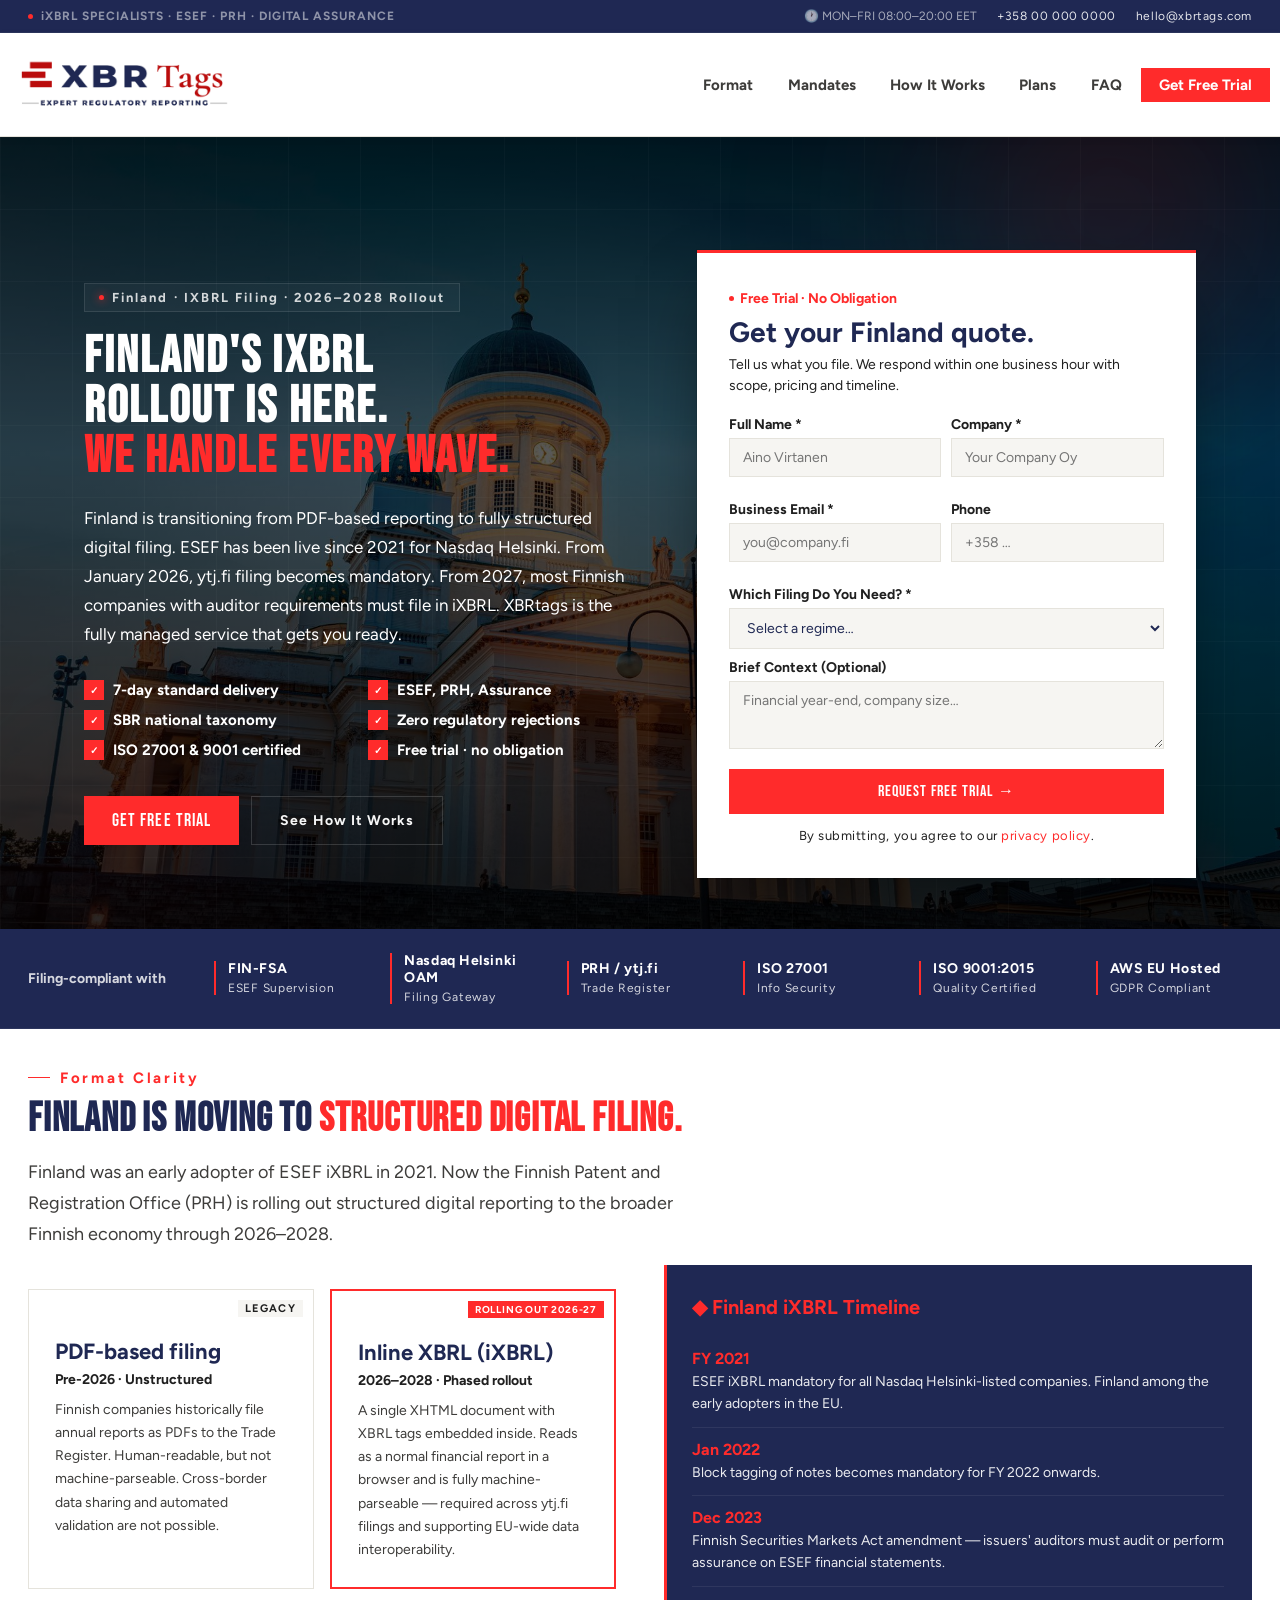
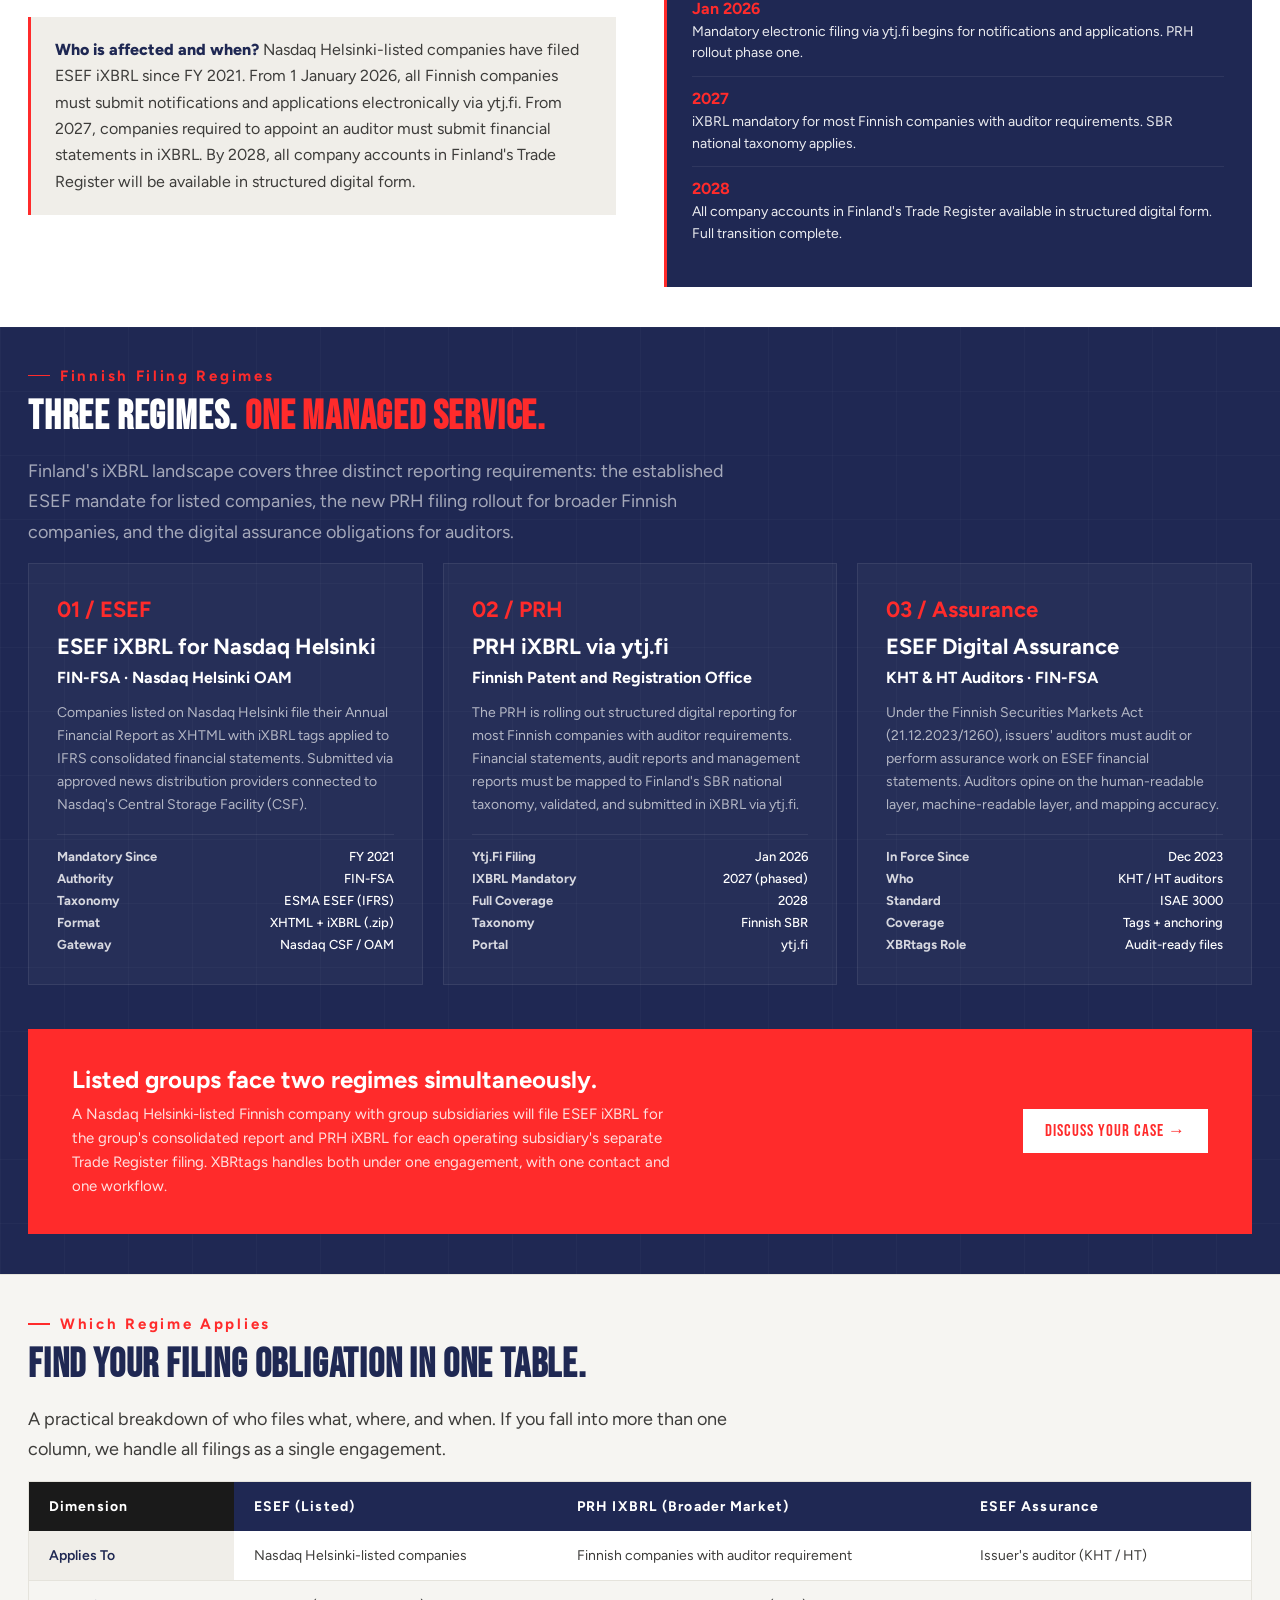
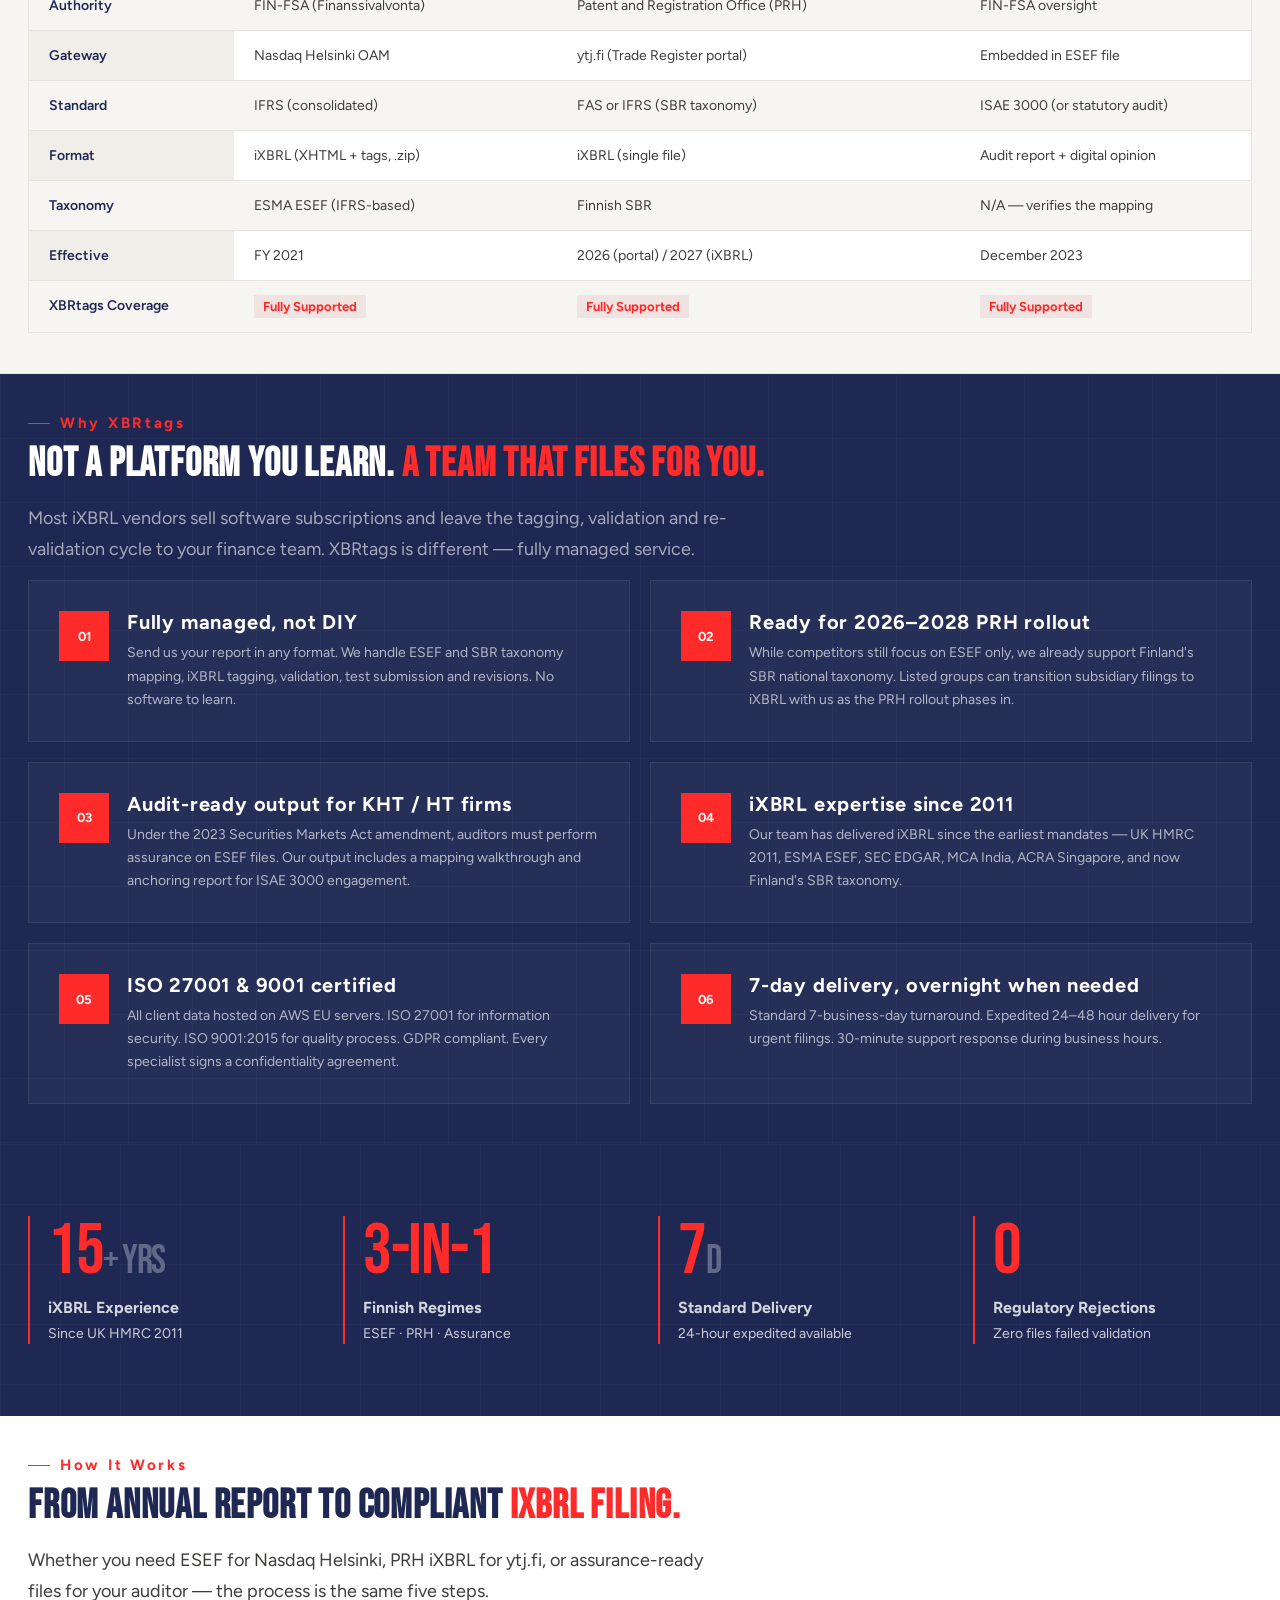
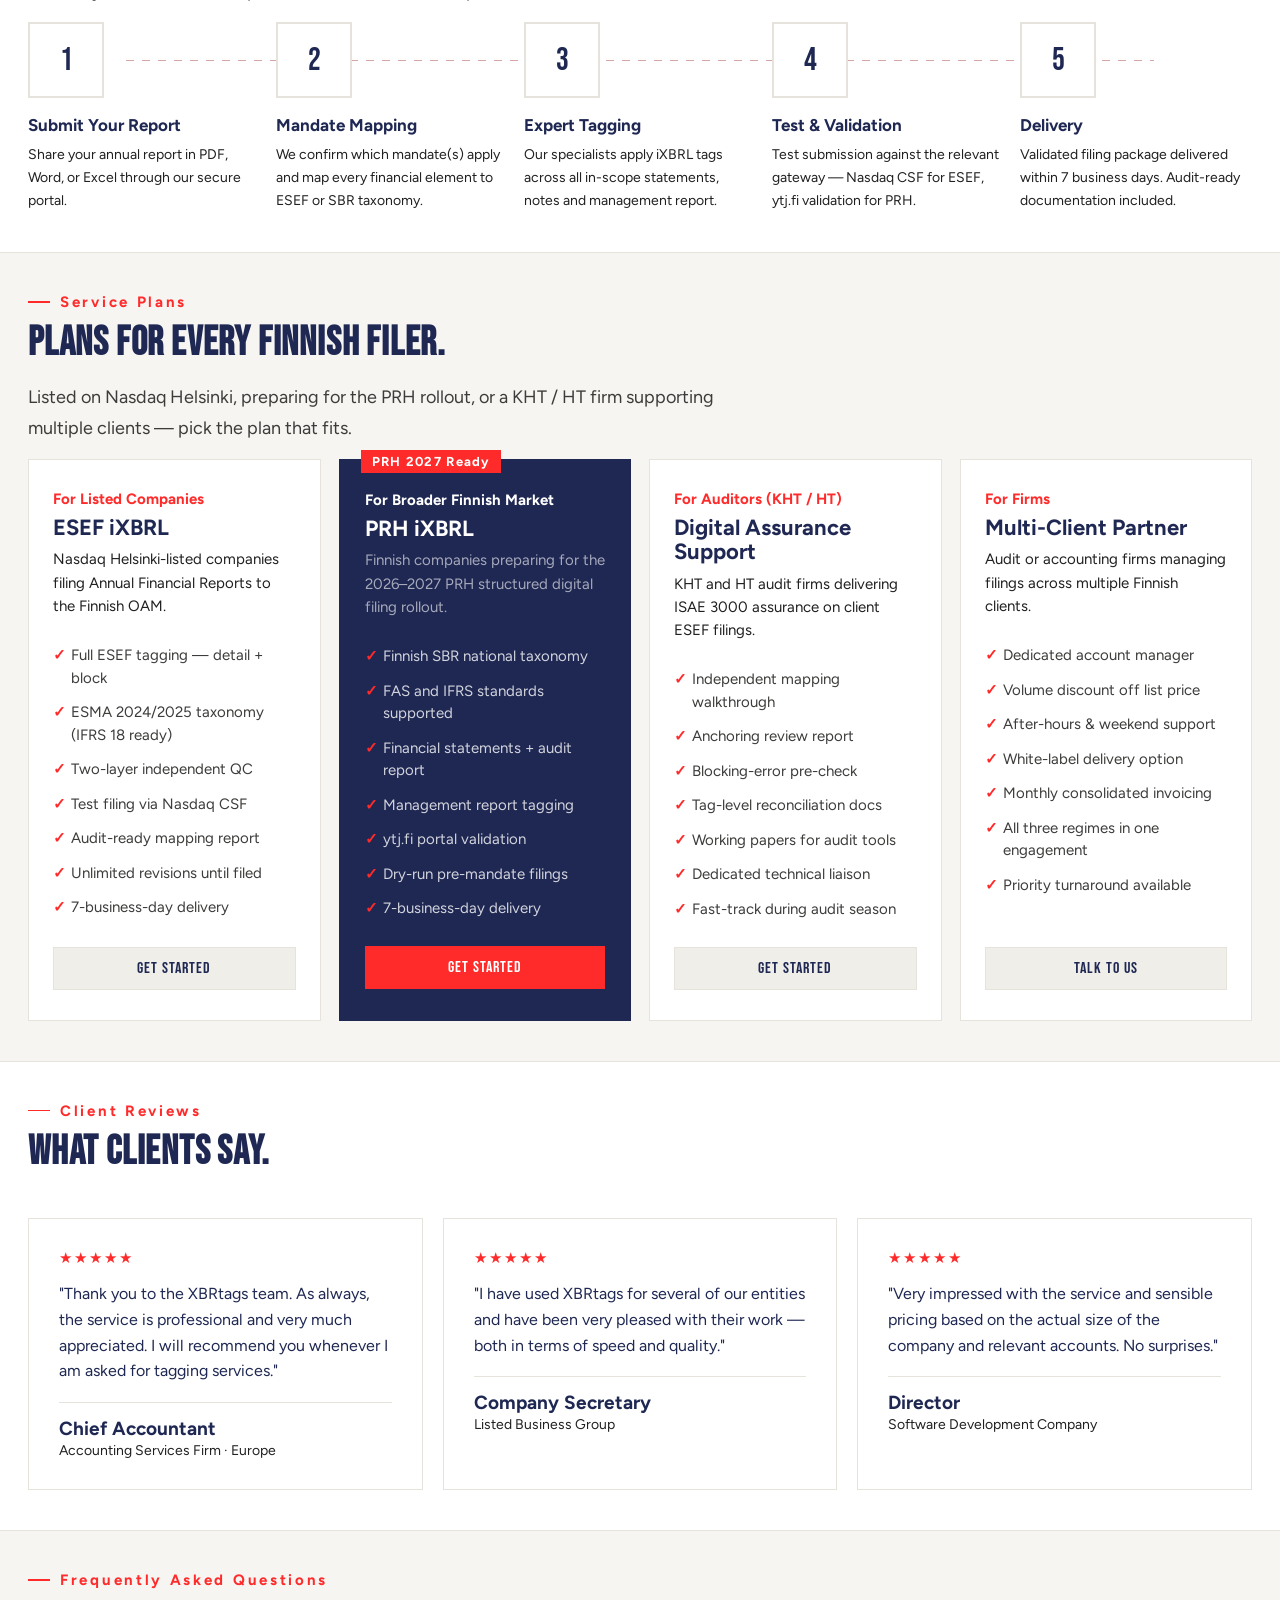
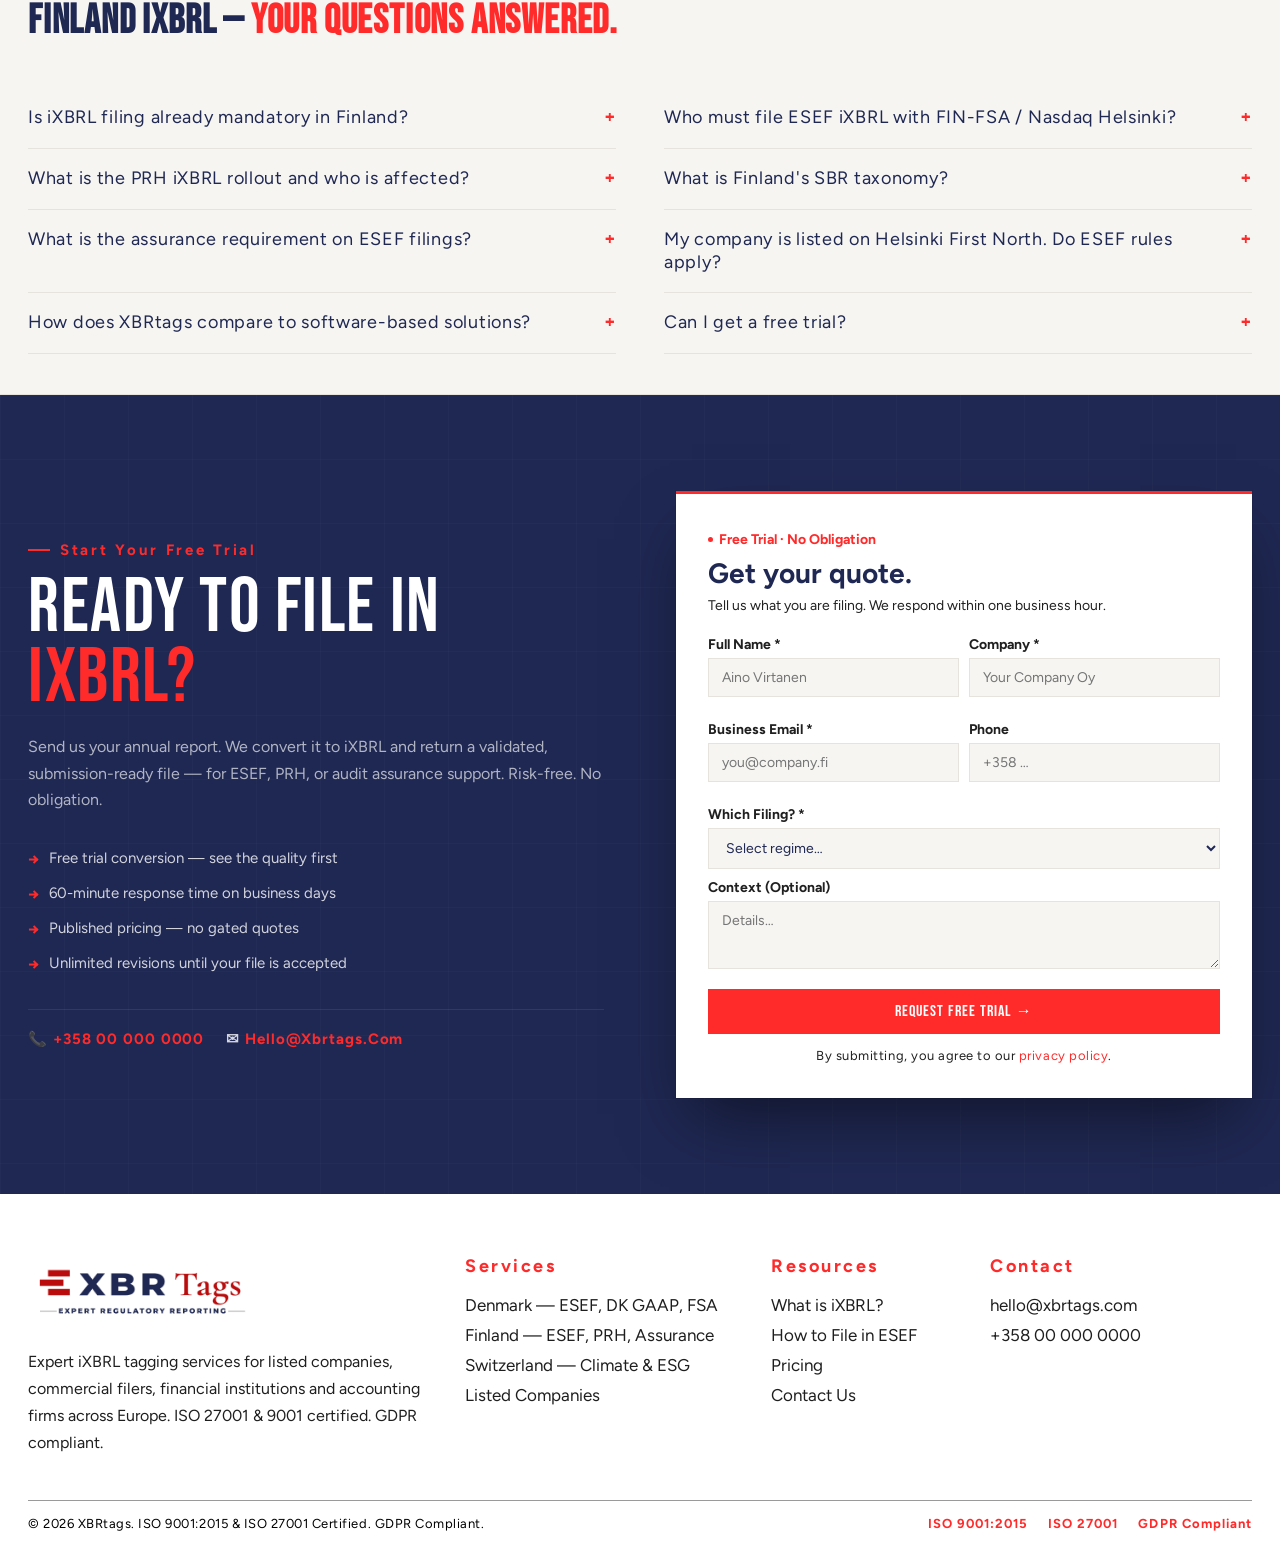
<file: finland/index.html>
<!DOCTYPE html>
<html lang="en">
<head>
  <meta charset="UTF-8">
  <meta name="viewport" content="width=device-width, initial-scale=1.0">
  <title>iXBRL Filing Services Finland | ESEF, PRH & Digital Assurance | XBRtags</title>
  <meta name="description" content="Fully managed iXBRL filing for Finnish companies. ESEF for Nasdaq Helsinki, PRH iXBRL for ytj.fi (2026-2027 rollout) and ESEF assurance support. 7-day delivery. ISO 27001 & 9001 certified.">
  <link rel="preconnect" href="https://fonts.googleapis.com">
  <link href="https://fonts.googleapis.com/css2?family=Bebas+Neue&family=Figtree:ital,wght@0,300;0,400;0,500;0,600;0,700;0,800&family=Space+Mono:wght@400;700&display=swap" rel="stylesheet">
  <link href="https://cdn.jsdelivr.net/npm/bootstrap-icons@1.11.3/font/bootstrap-icons.css" rel="stylesheet">
<style>
*,*::before,*::after{box-sizing:border-box;margin:0;padding:0}
:root{
  --k:#1f2853;--w:#FFFFFF;--r:#ff2b2b;--r2:#B01E1E;
  --g0:#F0EEE9;--g1:#F6F5F2;--g2:#E5E3DC;--g3:#9A9890;--g4:#3D3C3A;
  --display:'Bebas Neue',sans-serif;
  --body:'Figtree',sans-serif;
  --mono:'Space Mono',monospace;
  --ease:cubic-bezier(.16,1,.3,1);
}
html{scroll-behavior:smooth;overflow-x:hidden}
body{font-family:var(--body);background:var(--w);color:var(--k);-webkit-font-smoothing:antialiased}
a{text-decoration:none;color:inherit}
.wrap{max-width:1350px;margin:0 auto;padding:0 28px}

/* REVEAL */
.rv{opacity:0;transform:translateY(24px);transition:opacity .85s var(--ease),transform .85s var(--ease)}
.rv.in{opacity:1;transform:none}
.d1{transition-delay:.1s}.d2{transition-delay:.2s}.d3{transition-delay:.32s}

/* TOP BAR */
.top-bar{background:var(--k);color:rgba(255,255,255,.6); font-size:12px;padding:9px 0;border-bottom:1px solid rgba(255,255,255,.06)}
.top-bar-inner{display:flex;justify-content:space-between;align-items:center;gap:16px;flex-wrap:wrap}
.top-bar-left{display:flex;align-items:center;gap:8px;color:rgba(255,255,255,.5);font-weight:700;letter-spacing:.08em}
.top-bar-left .dot{width:5px;height:5px;border-radius:50%;background:var(--r);flex-shrink:0}
.top-bar-right{display:flex;gap:20px;align-items:center}
.top-bar-right a{color:rgba(255, 255, 255, 0.882);transition:color .15s;letter-spacing:.05em}
.top-bar-right a:hover{color:#ff2b2b}

/* NAV */
nav{background:var(--w);border-bottom:1px solid var(--g2);position:sticky;top:0;z-index:100;box-shadow:0 2px 8px rgba(0,0,0,.06);transition:box-shadow .3s}
nav.scrolled{box-shadow:0 4px 20px rgba(0,0,0,.1)}
.nav-inner{display:flex;justify-content:space-between;align-items:center;padding:14px 10px !important;gap:16px}
.logo{display:flex;align-items:center}
.logo-text{font-family:var(--display);font-size:28px;color:var(--k);letter-spacing:.06em}
.logo-text span{color:var(--r)}
.nav-links{display:flex;gap:4px;align-items:center}
.nav-links a{display:flex;align-items:center;gap:5px;padding:0 .95rem;
      font-family:var(--body);font-size:15px;font-weight:700;color:var(--g4);
      border:none;background:none;cursor:pointer;position:relative;transition:color .15s;white-space:nowrap;}
.nav-links a:hover{color:var(--k);background:var(--g0)}
.nav-cta{background:var(--r)!important;color:var(--w)!important;padding:8px 18px!important}
.nav-cta:hover{background:var(--r2)!important;color:var(--w)!important}

/* HAMBURGER */
.hamburger{display:none;flex-direction:column;justify-content:center;align-items:center;width:40px;height:40px;border:1.5px solid var(--g2);border-radius:2px;background:var(--w);cursor:pointer;gap:5px;flex-shrink:0;transition:all .2s;padding:0}
.hamburger:hover{border-color:var(--r);background:var(--g0)}
.hamburger span{display:block;width:20px;height:2px;background:var(--k);border-radius:0;transition:all .3s var(--ease);transform-origin:center}
.hamburger.open span:nth-child(1){transform:translateY(7px) rotate(45deg)}
.hamburger.open span:nth-child(2){opacity:0;transform:scaleX(0)}
.hamburger.open span:nth-child(3){transform:translateY(-7px) rotate(-45deg)}

/* MOBILE MENU */
.mobile-menu{display:none;position:fixed;top:0;left:0;right:0;bottom:0;z-index:190;pointer-events:none}
.mobile-menu.open{pointer-events:all}
.mobile-menu-backdrop{position:absolute;inset:0;background:rgba(0,0,0,.6);opacity:0;transition:opacity .3s}
.mobile-menu.open .mobile-menu-backdrop{opacity:1}
.mobile-menu-panel{position:absolute;top:0;right:0;width:min(320px,88vw);height:100%;background:var(--w);box-shadow:-8px 0 40px rgba(0,0,0,.2);transform:translateX(100%);transition:transform .35s var(--ease);display:flex;flex-direction:column;overflow-y:auto}
.mobile-menu.open .mobile-menu-panel{transform:translateX(0)}
.mobile-menu-header{display:flex;justify-content:space-between;align-items:center;padding:18px 20px;border-bottom:1px solid var(--g2);background:var(--k)}
.mobile-menu-header .logo-text{color:var(--w);font-size:22px}
.mobile-close{width:36px;height:36px;border:1.5px solid rgba(255,255,255,.2);border-radius:2px;background:rgba(255,255,255,.06);color:var(--w);cursor:pointer;display:flex;align-items:center;justify-content:center;font-size:18px;transition:all .2s}
.mobile-close:hover{background:rgba(155,28,28,.3)}
.mobile-menu-body{padding:12px 0;flex:1}
.mobile-nav-link{display:flex;align-items:center;gap:12px;padding:14px 20px; font-size:13px;font-weight:700;letter-spacing:.08em;text-transform:capitalize;color:var(--g4);transition:all .15s;border-left:3px solid transparent}
.mobile-nav-link:hover{background:var(--g0);color:var(--k);border-left-color:var(--r)}
.mobile-nav-divider{height:1px;background:var(--g2);margin:8px 0}
.mobile-menu-footer{padding:20px;border-top:1px solid var(--g2);display:flex;flex-direction:column;gap:10px}
.mobile-btn-primary{display:block;text-align:center;padding:13px 20px;background:var(--r);color:var(--w);font-family:var(--display);font-size:18px;letter-spacing:.06em;border-radius:2px;transition:all .18s}
.mobile-btn-primary:hover{background:var(--r2)}
.mobile-btn-secondary{display:block;text-align:center;padding:11px 20px;background:var(--k);color:var(--w); font-size:12px;font-weight:700;letter-spacing:.08em;text-transform:capitalize;border-radius:2px;transition:all .18s}
.mobile-btn-secondary:hover{background:var(--r)}
body.menu-open{overflow:hidden}

/* HERO */
.hero{background:var(--k);padding:72px 56px 10px;position:relative;overflow:hidden;min-height:88vh;display:flex;align-items:center}
.hero-grid-pat{position:absolute;inset:0;background-image:linear-gradient(rgba(255,255,255,.025) 1px,transparent 1px),linear-gradient(90deg,rgba(255,255,255,.025) 1px,transparent 1px);background-size:72px 72px}
.hero-orb{position:absolute;border-radius:50%;filter:blur(100px)}
.hero-orb-1{width:500px;height:500px;background:radial-gradient(circle,rgba(155,28,28,.35) 0%,transparent 65%);top:-180px;right:-80px}
.hero-orb-2{width:380px;height:380px;background:radial-gradient(circle,rgba(155,28,28,.12) 0%,transparent 70%);bottom:-100px;left:-80px}
.hero-inner{position:relative;z-index:2;display:grid;grid-template-columns:1.1fr 1fr;gap:64px;align-items:center}
.hero-eyebrow{display:inline-flex;align-items:center;gap:8px; font-size:13px;font-weight:700;text-transform:capitalize;letter-spacing:.16em;color:rgb(255 255 255 / 81%);margin-bottom:20px;padding:6px 14px;border:1px solid rgba(255,255,255,.1);border-radius:0;background:rgba(255,255,255,.04)}
.hero-eyebrow::before{content:'';width:5px;height:5px;background:var(--r);border-radius:50%;box-shadow:0 0 8px var(--r);animation:pulse 2s ease-in-out infinite}
@keyframes pulse{0%,100%{opacity:1}50%{opacity:.4}}
.hero h1{font-family:var(--display);font-size:clamp(44px,4vw,90px);line-height:.98;letter-spacing:.04em;color:var(--w);margin-bottom:22px; }
.hero h1 em{ font-style:normal;color:var(--r);font-size:clamp(44px,4vw,90px);letter-spacing:.04em;}
.hero-sub{font-size:17px;line-height:1.7;color:rgb(255, 255, 255);margin-bottom:32px;max-width:540px}
.hero-checks{display:grid;grid-template-columns:1fr 1fr;gap:10px 20px;margin-bottom:36px}
.hero-chk{display:flex;align-items:center;gap:9px; font-size:15px;color:rgb(255, 255, 255);font-weight:700;}
.hero-chk::before{content:'✓';width:20px;height:20px;min-width:20px;background:var(--r);color:var(--w);border-radius:0;display:flex;align-items:center;justify-content:center;font-size:10px;font-weight:800}
.hero-btns{display:flex;gap:12px;flex-wrap:wrap}
.btn-primary{background:var(--r);color:var(--w);padding:14px 28px;font-family:var(--display);font-size:18px;letter-spacing:.06em;border:none;cursor:pointer;transition:all .18s;display:inline-flex;align-items:center;gap:8px}
.btn-primary:hover{background:var(--r2);transform:translateY(-1px)}
.btn-primary:disabled{opacity:.6;cursor:not-allowed;transform:none}
.btn-outline{background:transparent;color:rgba(255, 255, 255, 0.964);padding:14px 28px; font-size:14px;font-weight:700;letter-spacing:.08em;text-transform:capitalize;border:1.5px solid rgba(255,255,255,.15);cursor:pointer;transition:all .18s;display:inline-flex;align-items:center;gap:8px}
.btn-outline:hover{border-color:rgba(255, 255, 255, 0.882);color:var(--w)}

/* HERO FORM */
.hero-form-card{background:var(--w);border-radius:0;padding:36px 32px 32px;box-shadow:0 32px 64px -16px rgba(0,0,0,.5),0 0 0 1px rgba(0,0,0,.08);position:relative;overflow:hidden}
.hero-form-card::before{content:'';position:absolute;top:0;left:0;right:0;height:3px;background:var(--r)}
.form-badge{display:inline-flex;align-items:center;gap:6px; font-size:14px;font-weight:700;text-transform:capitalize;color:var(--r);margin-bottom:10px}
.form-badge::before{content:'';width:5px;height:5px;background:var(--r);border-radius:50%}
.hero-form-card h3{font-size:28px;font-weight:700;color:var(--k);margin-bottom:6px;line-height:1.1}
.form-sub{font-size:14px;color:#202020;margin-bottom:20px;line-height:1.5}
.form-row{display:grid;grid-template-columns:1fr 1fr;gap:10px;margin-bottom:10px}
.form-field{margin-bottom:10px}
.form-field label{display:block;font-size:14px;font-weight:700;text-transform:capitalize;color:#202020;margin-bottom:5px}
.form-field input,.form-field select,.form-field textarea{width:100%;padding:10px 13px;border:1.5px solid var(--g2);border-radius:0;font-family:var(--body);font-size:14px;color:var(--k);background:var(--g1);transition:all .15s}
.form-field input:focus,.form-field select:focus,.form-field textarea:focus{outline:none;border-color:var(--r);background:var(--w);box-shadow:0 0 0 3px rgba(155,28,28,.08)}
.form-field textarea{resize:vertical;min-height:68px}
.form-footer-inner{margin-top:16px;display:flex;flex-direction:column;gap:12px}
.form-footer-inner .btn-primary{width:100%;justify-content:center;padding:13px 20px;font-size:16px}
.form-note{ font-size:13px;color:#202020;text-align:center;line-height:1.5;letter-spacing:.04em}
.form-note a{color:var(--r)}
.field-error{font-size:11px;color:var(--r);margin-top:4px;display:block}
.input-error{border-color:var(--r)!important;background-color:#fff8f8!important}
.form-success-message{margin-top:20px;padding:16px;background:var(--g0);border-left:3px solid var(--r);color:var(--k); font-size:12px;font-weight:700;letter-spacing:.06em;display:none}
.form-success-message.active{display:block}
.form-error-message{margin-top:20px;padding:16px;background:#fff0f0;border-left:3px solid var(--r);color:var(--r2); font-size:12px;font-weight:700;letter-spacing:.06em;display:none}
.form-error-message.active{display:block}

/* TRUST BAR */
.trust-bar{background:var(--k);border-bottom:1px solid rgba(255,255,255,.06);padding:24px 0}
.trust-bar-inner{display:grid;grid-template-columns:auto 1fr;gap:48px;align-items:center}
.trust-bar-label{ font-size:14px;font-weight:700;color:rgb(255 255 255 / 81%);max-width:160px;line-height:1.4}
.trust-items{display:grid;grid-template-columns:repeat(6,1fr);gap:20px;align-items:center}
.ti{display:flex;flex-direction:column;gap:3px;padding-left:12px;border-left:2px solid var(--r)}
.ti-name{ font-size:14px;font-weight:700;color:var(--w);line-height:1.2;letter-spacing:.04em}
.ti-desc{font-size:12px;color:rgb(255 255 255 / 81%);text-transform:capitalize;letter-spacing:.06em;}

/* SECTIONS */
section{padding:2.5rem 0}
.sec-white{background:var(--w)}
.sec-gray{background:var(--g1);border-top:1px solid var(--g2);border-bottom:1px solid var(--g2)}
.sec-dark{background:var(--k);color:var(--w);position:relative;overflow:hidden}
.sec-dark-bg{position:absolute;inset:0;background-image:linear-gradient(rgba(255,255,255,.025) 1px,transparent 1px),linear-gradient(90deg,rgba(255,255,255,.025) 1px,transparent 1px);background-size:64px 64px;pointer-events:none}
.sec-eyebrow{ font-size:15px;font-weight:700;text-transform:capitalize;letter-spacing:.18em;color:var(--r);margin-bottom:14px;display:flex;align-items:center;gap:10px}
.sec-eyebrow::before{content:'';width:22px;height:1.5px;background:var(--r);flex-shrink:0}
.sec-title{font-family:var(--display);font-size:clamp(40px,3vw,72px);letter-spacing:.02em;line-height:.92;color:var(--k);margin-bottom:20px;max-width:800px}
.sec-title em{ font-style:normal;color:var(--r)}
.sec-dark .sec-title{color:var(--w)}
.sec-intro{font-size:18px;color:var(--g4);max-width:700px;line-height:1.7;margin-bottom:16px}
.sec-dark .sec-intro{color:rgba(255,255,255,.6)}

/* FORMAT */
.format-grid{display:grid;grid-template-columns:1fr 1fr;gap:48px;align-items:start}
.format-comparison{display:grid;grid-template-columns:1fr 1fr;gap:16px;margin-top:24px}
.format-card{background:var(--w);padding:26px;border-radius:0;border:1.5px solid var(--g2);position:relative}
.format-card.legacy::after{content:'LEGACY';position:absolute;top:10px;right:10px; font-size:11px;font-weight:700;letter-spacing:.12em;color:#202020;background:var(--g1);padding:2px 7px}
.format-card.current{border-color:var(--r);border-width:2px}
.format-card.current::after{content:'ROLLING OUT 2026-27';position:absolute;top:10px;right:10px; font-size:10px;font-weight:700;letter-spacing:.08em;color:var(--w);background:var(--r);padding:2px 7px}
.format-card h4{font-size:22px;font-weight:700;color:var(--k);margin-bottom:6px;margin-top:22px}
.format-card .format-sub{ font-size:14px;color:#202020;margin-bottom:10px;font-weight:700}
.format-card p{font-size:14px;color:var(--g4);line-height:1.65}
.format-timeline{background:var(--k);color:var(--w);padding:30px 28px;position:relative;overflow:hidden}
.format-timeline::before{content:'';position:absolute;top:0;left:0;width:3px;height:100%;background:var(--r)}
.format-timeline h4{font-size:20px;color:var(--r);margin-bottom:18px}
.tl-item{padding:12px 0;border-bottom:1px solid rgba(255,255,255,.07);font-size:14px}
.tl-item:last-child{border-bottom:none}
.tl-date{ font-size:16px;font-weight:700;color:var(--r);text-transform:capitalize;margin-bottom:3px}
.tl-desc{color:rgba(255, 255, 255, 0.91);line-height:1.55}
.format-callout{margin-top:28px;padding:20px 24px;background:var(--g0);border-left:3px solid var(--r)}
.format-callout p{font-size:16px;color:var(--g4);line-height:1.65}
.format-callout strong{color:var(--k);font-weight:800}

/* MANDATES */
.mandates-grid{display:grid;grid-template-columns:repeat(3,1fr);gap:20px}
.mandate-card{padding:32px 28px;background:rgba(255,255,255,.03);border:1.5px solid rgba(255,255,255,.08);transition:all .35s}
.mandate-card:hover{border-color:var(--r);transform:translateY(-5px);background:rgba(255,255,255,.05)}
.mandate-num{ font-size:22px;font-weight:700;color:#ff2b2b;text-transform:capitalize;margin-bottom:12px}
.mandate-card h3{font-size:22px;color:var(--w);margin-bottom:8px;line-height:1.1}
.mandate-auth{ font-size:16px;color:#ffffff;font-weight:700;margin-bottom:14px}
.mandate-desc{color:rgba(255,255,255,.65);font-size:14px;line-height:1.65;margin-bottom:18px}
.mandate-meta{padding-top:14px;border-top:1px solid rgba(255,255,255,.08);display:grid;gap:7px}
.m-row{display:flex;justify-content:space-between;gap:10px}
.m-row span:first-child{color:rgb(255 255 255 / 81%); font-size:13px;font-weight:700;text-transform:capitalize;}
.m-row span:last-child{color:var(--w); font-weight:500;text-align:right;font-size:13px}

/* COMBINED BANNER */
.combined-banner{margin-top:44px;background:var(--r);color:var(--w);padding:36px 44px;display:grid;grid-template-columns:1fr auto;gap:36px;align-items:center;position:relative;overflow:hidden}
/* .combined-banner::before{content:'';position:absolute;top:-60%;right:-5%;width:360px;height:360px;background:radial-gradient(circle,rgba(0,0,0,.2) 0%,transparent 70%)} */
.combined-banner h3{font-size:24px;margin-bottom:8px;font-weight:bold;}
.combined-banner p{color:rgba(255,255,255,.85);font-size:15px;max-width:600px;line-height:1.6}
.btn-combined{background:var(--w);color:var(--r);padding:12px 22px;font-family:var(--display);font-size:17px;letter-spacing:.06em;white-space:nowrap;transition:all .18s;display:inline-flex;align-items:center;gap:6px}
.btn-combined:hover{background:var(--k);color:var(--w)}

/* TABLE */
.table-wrap{border:1px solid var(--g2);overflow:hidden;background:var(--w)}
.table-scroll{overflow-x:auto}
.table-wrap table{width:100%;border-collapse:collapse;font-size:14px;min-width:560px}
.table-wrap th{background:var(--k);color:var(--w);text-align:left;padding:16px 20px; font-weight:700;font-size:14px;text-transform:capitalize;letter-spacing:.08em}
.table-wrap th:first-child{background:#1a1a1a}
.table-wrap td{padding:14px 20px;border-bottom:1px solid var(--g2);vertical-align:top;line-height:1.5;color:var(--g4)}
.table-wrap tr:last-child td{border-bottom:none}
.table-wrap tr:nth-child(even){background:var(--g1)}
.table-wrap td:first-child{ font-weight:600;color:var(--k);font-size:14px;text-transform:capitalize;background:var(--g0);min-width:150px}
.table-wrap tr:nth-child(even) td:first-child{background:var(--g1)}
.tag-req{display:inline-block;padding:2px 9px;background:rgba(155,28,28,.08);color:var(--r); font-size:13px;font-weight:700;}
.tag-no{display:inline-block;padding:2px 9px;background:var(--g1);color:#202020; font-size:10px;font-weight:700;text-transform:capitalize;letter-spacing:.06em}
.tag-ok{display:inline-block;padding:2px 9px;background:rgba(0,0,0,.06);color:var(--k); font-size:10px;font-weight:700;text-transform:capitalize;letter-spacing:.06em}

/* DIFF CARDS */
.diff-grid{display:grid;grid-template-columns:repeat(2,1fr);gap:20px;position:relative;z-index:2}
.diff-card{background:rgba(255,255,255,.03);border:1.5px solid rgba(255,255,255,.08);padding:30px;display:grid;grid-template-columns:auto 1fr;gap:18px;align-items:start;transition:all .3s}
.diff-card:hover{border-color:var(--r);background:rgba(255,255,255,.05);transform:translateY(-3px)}
.diff-icon{width:50px;height:50px;min-width:50px;background:var(--r);color:var(--w);display:flex;align-items:center;justify-content:center; font-size:13px;font-weight:700}
.diff-card h4{font-size:20px;letter-spacing:.04em;color:var(--w);margin-bottom:8px;line-height:1.1}
.diff-card p{font-size:14px;color:rgba(255,255,255,.65);line-height:1.65}

/* PROCESS */
.process-grid{display:grid;grid-template-columns:repeat(5,1fr);gap:16px;position:relative}
.process-grid::before{content:'';position:absolute;top:38px;left:8%;right:8%;height:1px;background:repeating-linear-gradient(90deg,rgba(155,28,28,.4) 0,rgba(155,28,28,.4) 8px,transparent 8px,transparent 16px)}
.proc-step{position:relative}
.proc-num{width:76px;height:76px;background:var(--w);border:2px solid var(--g2);display:flex;align-items:center;justify-content:center;font-family:var(--display);font-size:32px;color:var(--k);margin-bottom:18px;position:relative;z-index:2;transition:all .28s}
.proc-step:hover .proc-num{background:var(--r);color:var(--w);border-color:var(--r)}
.proc-step h4{font-size:17px;color:var(--k);margin-bottom:8px;line-height:1.1}
.proc-step p{color:#202020;font-size:14px;line-height:1.65}

/* STATS */
.stats-bar{background:var(--k);padding:72px 0;position:relative;overflow:hidden}
.stats-bar::before{content:'';position:absolute;inset:0;background-image:linear-gradient(rgba(255,255,255,.025) 1px,transparent 1px),linear-gradient(90deg,rgba(255,255,255,.025) 1px,transparent 1px);background-size:60px 60px}
.stats-grid{display:grid;grid-template-columns:repeat(4,1fr);gap:36px;position:relative;z-index:1}
.stat-item{padding-left:18px;border-left:2px solid var(--r)}
.stat-num{font-family:var(--display);font-size:clamp(44px,6vw,72px);color:var(--r);line-height:1;letter-spacing:-.02em;margin-bottom:10px}
.stat-num em{font-style:normal;font-size:.55em;color:rgba(255,255,255,.3); font-weight:400}
.stat-label{ font-size:16px;font-weight:700;color:rgb(255 255 255 / 81%);margin-bottom:6px}
.stat-desc{font-size:14px;color:rgba(255, 255, 255, 0.773);line-height:1.5}

/* PLANS */
.plans-grid{display:grid;grid-template-columns:repeat(4,1fr);gap:18px}
.plan-card{background:var(--w);border:1.5px solid var(--g2);padding:30px 24px;display:flex;flex-direction:column;position:relative;transition:all .3s}
.plan-card:hover{border-color:var(--r);box-shadow:0 8px 32px rgba(155,28,28,.1);transform:translateY(-4px)}
.plan-card.featured{border:2px solid var(--k);background:var(--k);color:var(--w)}
.plan-card.featured .plan-tag,.plan-card.featured .plan-name{color:var(--w)}
.plan-card.featured .plan-desc{color:rgba(255,255,255,.6)}
.plan-card.featured .plan-ul li{color:rgba(255,255,255,.8)}
.plan-card.featured .plan-ul li::before{color:var(--r)}
.plan-badge{position:absolute;top:-11px;left:20px;background:var(--r);color:var(--w); font-size:13px;font-weight:700;padding:4px 11px;text-transform:capitalize;letter-spacing:.1em}
.plan-tag{ font-size:15px;font-weight:700;text-transform:capitalize;color:var(--r);margin-bottom:8px}
.plan-name{font-size:22px;font-weight:700;color:var(--k);line-height:1.1;margin-bottom:8px}
.plan-desc{color:#202020;font-size:15px;line-height:1.55;margin-bottom:20px}
.plan-ul{list-style:none;flex:1;margin-bottom:20px}
.plan-ul li{font-size:15px;padding:6px 0 6px 18px;position:relative;color:var(--g4);line-height:1.5}
.plan-ul li::before{content:'✓';position:absolute;left:0;color:var(--r);font-weight:800}
.plan-btn{display:block;text-align:center;padding:11px 16px;font-family:var(--display);font-size:16px;letter-spacing:.06em;background:var(--g0);color:var(--k);border:1.5px solid var(--g2);transition:all .18s;cursor:pointer}
.plan-btn:hover{background:var(--k);color:var(--w);border-color:var(--k)}
.plan-card.featured .plan-btn{background:var(--r);color:var(--w);border-color:var(--r)}
.plan-card.featured .plan-btn:hover{background:var(--r2)}

/* TESTIMONIALS */
.tg{display:grid;grid-template-columns:repeat(3,1fr);gap:20px}
.tc{background:var(--w);padding:30px;border:1.5px solid var(--g2);transition:all .3s}
.tc:hover{transform:translateY(-4px);border-color:var(--r);box-shadow:0 8px 32px rgba(155,28,28,.08)}
.tc-stars{color:var(--r);font-size:15px;letter-spacing:2px;margin-bottom:14px}
.tc-quote{font-size:16px;line-height:1.6;color:var(--k);margin-bottom:18px; font-style:normal}
.tc-author{ font-size:14px;color:#202020;padding-top:14px;border-top:1px solid var(--g2);}
.tc-author strong{display:block;color:var(--k);font-size:19px;margin-bottom:2px}

/* FAQ */
.faq-grid{display:grid;grid-template-columns:1fr 1fr;gap:0 48px}
.faq-item{border-bottom:1px solid var(--g2)}
.faq-item summary{cursor:pointer;padding:18px 0;font-size:18px;letter-spacing:.04em;color:var(--k);list-style:none;display:flex;justify-content:space-between;align-items:flex-start;gap:14px;line-height:1.3}
.faq-item summary::-webkit-details-marker{display:none}
.faq-item summary::after{content:'+';font-size:24px;font-weight:400;color:var(--r);transition:transform .2s;line-height:1;flex-shrink:0;font-family:var(--display)}
.faq-item[open] summary::after{transform:rotate(45deg)}
.faq-item p{padding:0 0 18px;color:var(--g4);font-size:16px;line-height:1.7}

/* CTA FINAL */
.cta-final{background:var(--k);color:var(--w);padding:96px 0;position:relative;overflow:hidden}
.cta-final::before{content:'';position:absolute;inset:0;background-image:linear-gradient(rgba(255,255,255,.02) 1px,transparent 1px),linear-gradient(90deg,rgba(255,255,255,.02) 1px,transparent 1px);background-size:64px 64px}
.cta-grid{display:grid;grid-template-columns:1fr 1fr;gap:72px;align-items:center;position:relative;z-index:1}
.cta-title{font-family:var(--display);font-size:clamp(44px,6vw,80px);font-weight:400;line-height:.92;letter-spacing:.02em;margin-bottom:20px}
.cta-title em{color:var(--r);font-style:normal;}
.cta-sub{font-size:16px;color:rgba(255,255,255,.65);line-height:1.65;margin-bottom:28px}
.cta-list{list-style:none;margin-bottom:28px}
.cta-list li{display:flex;align-items:flex-start;gap:10px;padding:8px 0;font-size:15px;color:rgba(255,255,255,.8)}
.cta-list li::before{content:'→';color:var(--r);font-weight:800;margin-top:1px}
.cta-contacts{display:flex;gap:22px;padding-top:20px;border-top:1px solid rgba(255,255,255,.08); font-size:15px;font-weight:700;color:rgb(255 255 255 / 81%);flex-wrap:wrap;letter-spacing:.06em;text-transform:capitalize}
.cta-contacts a{color:#ff2b2b}

/* FOOTER */
footer{background:#fff;color:rgba(255,255,255,.5);border-top:1px solid rgba(255,255,255,.06);padding:60px 0 28px}
.footer-grid{display:grid;grid-template-columns:1.5fr 1fr 175px 1fr;gap:44px;margin-bottom:44px}
.footer-brand p{margin-top:14px;font-size:16px;line-height:1.7;max-width:400px;color:rgba(0, 0, 0, 0.882)}
footer h5{ color:#ff2b2b;font-size:18px;text-transform:capitalize;letter-spacing:.14em;margin-bottom:18px;font-weight:700}
footer ul{list-style:none}
footer ul li{margin-bottom:10px}
footer a{color:rgba(0, 0, 0, 0.882);font-size:17px;transition:color .18s}
footer a:hover{color:#ff2b2b}
.footer-bottom{padding-top: 15px;color: #000000;border-top:1px solid rgba(0, 0, 0, 0.396);display:flex;justify-content:space-between;align-items:center;gap:20px;flex-wrap:wrap; font-size:13px;letter-spacing:.04em}
.footer-certs{display:flex;gap:20px; font-size:13px;font-weight:700;text-transform:capitalize;letter-spacing:.08em}
.footer-certs span{color:#ff2b2b}

/* RESPONSIVE */
@media(max-width:1100px){
  .hero-inner{grid-template-columns:1fr;gap:44px}
  .hero{min-height:auto;padding:56px 0 72px}
  .cta-grid{grid-template-columns:1fr;gap:44px}
  .mandates-grid{grid-template-columns:repeat(2,1fr)}
  .plans-grid{grid-template-columns:repeat(2,1fr)}
  .tg{grid-template-columns:repeat(2,1fr)}
  .diff-grid{grid-template-columns:1fr}
  .process-grid{grid-template-columns:repeat(3,1fr)}
  .process-grid::before{display:none}
  .trust-items{grid-template-columns:repeat(3,1fr)}
  .trust-bar-inner{grid-template-columns:1fr;gap:20px}
  .stats-grid{grid-template-columns:repeat(2,1fr);gap:28px}
  .footer-grid{grid-template-columns:1fr 1fr;gap:32px}
  .faq-grid{grid-template-columns:1fr}
  .format-grid{grid-template-columns:1fr}
  .nav-links a:not(.nav-cta){display:none !important}
  .nav-cta{display:none !important}
  .hamburger{display:flex}
  .mobile-menu{display:block}
}
@media(max-width:640px){
  section{padding:2rem 0}
  .wrap{padding:0 20px}
  .hero{padding:40px 0 56px}
  .hero h1{font-size:44px}
  .hero-checks{grid-template-columns:1fr}
  .hero-btns{flex-direction:column}
  .form-row{grid-template-columns:1fr}
  .mandates-grid{grid-template-columns:1fr}
  .combined-banner{grid-template-columns:1fr;padding:24px 20px}
  .process-grid{grid-template-columns: 1fr}
  .stats-grid{grid-template-columns: 1fr}
  .plans-grid{grid-template-columns:1fr}
  .tg{grid-template-columns:1fr}
  .footer-grid{grid-template-columns:1fr}
  .cta-grid{grid-template-columns:1fr;gap:36px}
  .format-comparison{grid-template-columns:1fr}
  .trust-items{grid-template-columns:repeat(2,1fr)}
}
</style>
</head>
<body>

<!-- TOP BAR -->
<div class="top-bar">
  <div class="wrap top-bar-inner">
    <div class="top-bar-left">
      <span class="dot"></span> iXBRL SPECIALISTS · ESEF · PRH · DIGITAL ASSURANCE
    </div>
    <div class="top-bar-right">
      <div>🕐 MON–FRI 08:00–20:00 EET</div>
      <a href="tel:+358000000000">+358 00 000 0000</a>
      <a href="mailto:hello@xbrtags.com">hello@xbrtags.com</a>
    </div>
  </div>
</div>

<!-- NAV -->
<nav id="main-nav">
  <div class="wrap nav-inner">
    <a href="../index.php" class="logo">
      <img src="./assets/img/logo.png" height="75px" alt="">
    </a>
    <div class="nav-links">
      <a href="#format">Format</a>
      <a href="#mandates">Mandates</a>
      <a href="#process">How It Works</a>
      <a href="#plans">Plans</a>
      <a href="#faq">FAQ</a>
      <a href="#enquiry" class="nav-cta">Get Free Trial</a>
    </div>
    <button class="hamburger" id="hamburger" aria-label="Open menu">
      <span></span><span></span><span></span>
    </button>
  </div>
</nav>

<!-- MOBILE DRAWER -->
<div class="mobile-menu" id="mobileMenu">
  <div class="mobile-menu-backdrop" id="menuBackdrop"></div>
  <div class="mobile-menu-panel">
    <div class="mobile-menu-header">
      <img src="./assets/img/logo.png" height="75px" alt="">
      <button class="mobile-close" id="menuClose">✕</button>
    </div>
    <nav class="mobile-menu-body">
      <a href="#format" class="mobile-nav-link">Format &amp; iXBRL Overview</a>
      <a href="#mandates" class="mobile-nav-link">Finnish Filing Regimes</a>
      <a href="#process" class="mobile-nav-link">How It Works</a>
      <a href="#plans" class="mobile-nav-link">Plans &amp; Pricing</a>
      <div class="mobile-nav-divider"></div>
      <a href="#faq" class="mobile-nav-link">FAQ</a>
      <!-- <a href="./signin" class="mobile-nav-link">Sign In</a> -->
    </nav>
    <div class="mobile-menu-footer">
      <a href="./signin" class="mobile-btn-primary">Sign In →</a>
      <a href="#enquiry" class="mobile-btn-secondary">Request a Quote</a>
    </div>
  </div>
</div>

<!-- HERO -->
<div class="hero" id="enquiry" style="background-image: linear-gradient(to bottom,
            rgba(0, 0, 0, 0.85) 0%,
            rgba(0, 0, 0, 0.65) 40%,
            rgba(0, 0, 0, 0.85) 100%), url('./assets/img/finland-hero-banner.jpeg'); background-size: cover; background-position: center; background-repeat: no-repeat;">
  <div style="position:absolute;inset:0"><div class="hero-grid-pat"></div><div class="hero-orb hero-orb-1"></div><div class="hero-orb hero-orb-2"></div></div>
  <div class="wrap hero-inner">
    <div class="rv in">
      <div class="hero-eyebrow">Finland · iXBRL Filing · 2026–2028 Rollout</div>
      <h1>Finland's iXBRL<br>rollout is here.<br><em>We handle every wave.</em></h1>
      <p class="hero-sub">Finland is transitioning from PDF-based reporting to fully structured digital filing. ESEF has been live since 2021 for Nasdaq Helsinki. From January 2026, ytj.fi filing becomes mandatory. From 2027, most Finnish companies with auditor requirements must file in iXBRL. XBRtags is the fully managed service that gets you ready.</p>
      <div class="hero-checks">
        <div class="hero-chk">7-day standard delivery</div>
        <div class="hero-chk">ESEF, PRH, Assurance</div>
        <div class="hero-chk">SBR national taxonomy</div>
        <div class="hero-chk">Zero regulatory rejections</div>
        <div class="hero-chk">ISO 27001 &amp; 9001 certified</div>
        <div class="hero-chk">Free trial · no obligation</div>
      </div>
      <div class="hero-btns" style="margin-top:32px">
        <a href="./contact" class="btn-primary">Get Free Trial</a>
        <a href="#process" class="btn-outline">See How It Works</a>
      </div>
    </div>
    <div class="rv in d2">
      <div class="hero-form-card">
        <div id="formBody">
          <div class="form-badge">Free Trial · No Obligation</div>
          <h3>Get your Finland quote.</h3>
          <p class="form-sub">Tell us what you file. We respond within one business hour with scope, pricing and timeline.</p>
          <form id="enquiryForm" novalidate>
            <input type="hidden" name="form_type" value="form1">
            <input type="hidden" name="region" value="Finland">
            <div class="form-row">
              <div class="form-field"><label for="name">Full Name *</label><input type="text" id="name" name="name" placeholder="Aino Virtanen"><span class="field-error" id="nameError"></span></div>
              <div class="form-field"><label for="company">Company *</label><input type="text" id="company" name="company" placeholder="Your Company Oy"><span class="field-error" id="companyError"></span></div>
            </div>
            <div class="form-row">
              <div class="form-field"><label for="email">Business Email *</label><input type="email" id="email" name="email" placeholder="you@company.fi"><span class="field-error" id="emailError"></span></div>
              <div class="form-field"><label for="phone">Phone</label><input type="tel" id="phone" name="phone" placeholder="+358 …"><span class="field-error" id="phoneError"></span></div>
            </div>
            <div class="form-field"><label for="filingType">Which filing do you need? *</label><select id="filingType" name="filingType"><option value="">Select a regime…</option><option value="esef">ESEF iXBRL</option><option value="prh">PRH iXBRL</option><option value="assurance">Assurance support</option><option value="multiple">Multiple</option><option value="unsure">Not sure</option></select><span class="field-error" id="filingTypeError"></span></div>
            <div class="form-field"><label for="message">Brief context (optional)</label><textarea id="message" name="message" placeholder="Financial year-end, company size…"></textarea></div>
            <div class="form-footer-inner">
              <button type="submit" class="btn-primary">Request Free Trial →</button>
              <p class="form-note">By submitting, you agree to our <a href="./privacy">privacy policy</a>.</p>
            </div>
            <div id="form1Success" class="form-success-message">✓ Thanks! A specialist will email you within 60 minutes.</div>
            <div id="form1Error" class="form-error-message"></div>
          </form>
        </div>
      </div>
    </div>
  </div>
</div>

<!-- TRUST BAR -->
<div class="trust-bar">
  <div class="wrap trust-bar-inner">
    <div class="trust-bar-label">Filing-compliant with</div>
    <div class="trust-items">
      <div class="ti"><div class="ti-name">FIN-FSA</div><div class="ti-desc">ESEF Supervision</div></div>
      <div class="ti"><div class="ti-name">Nasdaq Helsinki OAM</div><div class="ti-desc">Filing Gateway</div></div>
      <div class="ti"><div class="ti-name">PRH / ytj.fi</div><div class="ti-desc">Trade Register</div></div>
      <div class="ti"><div class="ti-name">ISO 27001</div><div class="ti-desc">Info Security</div></div>
      <div class="ti"><div class="ti-name">ISO 9001:2015</div><div class="ti-desc">Quality Certified</div></div>
      <div class="ti"><div class="ti-name">AWS EU Hosted</div><div class="ti-desc">GDPR Compliant</div></div>
    </div>
  </div>
</div>

<!-- FORMAT -->
<section id="format" class="sec-white">
  <div class="wrap">
    <div class="rv">
      <div class="sec-eyebrow">Format Clarity</div>
      <h2 class="sec-title">Finland is moving to <em>structured digital filing.</em></h2>
      <p class="sec-intro">Finland was an early adopter of ESEF iXBRL in 2021. Now the Finnish Patent and Registration Office (PRH) is rolling out structured digital reporting to the broader Finnish economy through 2026–2028.</p>
    </div>
    <div class="format-grid">
      <div class="rv">
        <div class="format-comparison">
          <div class="format-card legacy">
            <h4>PDF-based filing</h4>
            <div class="format-sub">Pre-2026 · Unstructured</div>
            <p>Finnish companies historically file annual reports as PDFs to the Trade Register. Human-readable, but not machine-parseable. Cross-border data sharing and automated validation are not possible.</p>
          </div>
          <div class="format-card current">
            <h4>Inline XBRL (iXBRL)</h4>
            <div class="format-sub">2026–2028 · Phased rollout</div>
            <p>A single XHTML document with XBRL tags embedded inside. Reads as a normal financial report in a browser and is fully machine-parseable — required across ytj.fi filings and supporting EU-wide data interoperability.</p>
          </div>
        </div>
        <div class="format-callout">
          <p><strong>Who is affected and when?</strong> Nasdaq Helsinki-listed companies have filed ESEF iXBRL since FY 2021. From 1 January 2026, all Finnish companies must submit notifications and applications electronically via ytj.fi. From 2027, companies required to appoint an auditor must submit financial statements in iXBRL. By 2028, all company accounts in Finland's Trade Register will be available in structured digital form.</p>
        </div>
      </div>
      <div class="rv d1">
        <div class="format-timeline">
          <h4>◆ Finland iXBRL Timeline</h4>
          <div class="tl-item"><div class="tl-date">FY 2021</div><div class="tl-desc">ESEF iXBRL mandatory for all Nasdaq Helsinki-listed companies. Finland among the early adopters in the EU.</div></div>
          <div class="tl-item"><div class="tl-date">Jan 2022</div><div class="tl-desc">Block tagging of notes becomes mandatory for FY 2022 onwards.</div></div>
          <div class="tl-item"><div class="tl-date">Dec 2023</div><div class="tl-desc">Finnish Securities Markets Act amendment — issuers' auditors must audit or perform assurance on ESEF financial statements.</div></div>
          <div class="tl-item"><div class="tl-date">Jan 2026</div><div class="tl-desc">Mandatory electronic filing via ytj.fi begins for notifications and applications. PRH rollout phase one.</div></div>
          <div class="tl-item"><div class="tl-date">2027</div><div class="tl-desc">iXBRL mandatory for most Finnish companies with auditor requirements. SBR national taxonomy applies.</div></div>
          <div class="tl-item"><div class="tl-date">2028</div><div class="tl-desc">All company accounts in Finland's Trade Register available in structured digital form. Full transition complete.</div></div>
        </div>
      </div>
    </div>
  </div>
</section>

<!-- MANDATES -->
<section id="mandates" class="sec-dark">
  <div class="sec-dark-bg"></div>
  <div class="wrap">
    <div class="rv">
      <div class="sec-eyebrow">Finnish Filing Regimes</div>
      <h2 class="sec-title">Three regimes. <em>One managed service.</em></h2>
      <p class="sec-intro">Finland's iXBRL landscape covers three distinct reporting requirements: the established ESEF mandate for listed companies, the new PRH filing rollout for broader Finnish companies, and the digital assurance obligations for auditors.</p>
    </div>
    <div class="mandates-grid">
      <div class="mandate-card rv">
        <div class="mandate-num">01 / ESEF</div>
        <h3>ESEF iXBRL for Nasdaq Helsinki</h3>
        <div class="mandate-auth">FIN-FSA · Nasdaq Helsinki OAM</div>
        <p class="mandate-desc">Companies listed on Nasdaq Helsinki file their Annual Financial Report as XHTML with iXBRL tags applied to IFRS consolidated financial statements. Submitted via approved news distribution providers connected to Nasdaq's Central Storage Facility (CSF).</p>
        <div class="mandate-meta">
          <div class="m-row"><span>Mandatory since</span><span>FY 2021</span></div>
          <div class="m-row"><span>Authority</span><span>FIN-FSA</span></div>
          <div class="m-row"><span>Taxonomy</span><span>ESMA ESEF (IFRS)</span></div>
          <div class="m-row"><span>Format</span><span>XHTML + iXBRL (.zip)</span></div>
          <div class="m-row"><span>Gateway</span><span>Nasdaq CSF / OAM</span></div>
        </div>
      </div>
      <div class="mandate-card rv d1">
        <div class="mandate-num">02 / PRH</div>
        <h3>PRH iXBRL via ytj.fi</h3>
        <div class="mandate-auth">Finnish Patent and Registration Office</div>
        <p class="mandate-desc">The PRH is rolling out structured digital reporting for most Finnish companies with auditor requirements. Financial statements, audit reports and management reports must be mapped to Finland's SBR national taxonomy, validated, and submitted in iXBRL via ytj.fi.</p>
        <div class="mandate-meta">
          <div class="m-row"><span>ytj.fi filing</span><span>Jan 2026</span></div>
          <div class="m-row"><span>iXBRL mandatory</span><span>2027 (phased)</span></div>
          <div class="m-row"><span>Full coverage</span><span>2028</span></div>
          <div class="m-row"><span>Taxonomy</span><span>Finnish SBR</span></div>
          <div class="m-row"><span>Portal</span><span>ytj.fi</span></div>
        </div>
      </div>
      <div class="mandate-card rv d2">
        <div class="mandate-num">03 / Assurance</div>
        <h3>ESEF Digital Assurance</h3>
        <div class="mandate-auth">KHT &amp; HT Auditors · FIN-FSA</div>
        <p class="mandate-desc">Under the Finnish Securities Markets Act (21.12.2023/1260), issuers' auditors must audit or perform assurance work on ESEF financial statements. Auditors opine on the human-readable layer, machine-readable layer, and mapping accuracy.</p>
        <div class="mandate-meta">
          <div class="m-row"><span>In force since</span><span>Dec 2023</span></div>
          <div class="m-row"><span>Who</span><span>KHT / HT auditors</span></div>
          <div class="m-row"><span>Standard</span><span>ISAE 3000</span></div>
          <div class="m-row"><span>Coverage</span><span>Tags + anchoring</span></div>
          <div class="m-row"><span>XBRtags role</span><span>Audit-ready files</span></div>
        </div>
      </div>
    </div>
    <div class="combined-banner rv">
      <div>
        <h3>Listed groups face two regimes simultaneously.</h3>
        <p>A Nasdaq Helsinki-listed Finnish company with group subsidiaries will file ESEF iXBRL for the group's consolidated report and PRH iXBRL for each operating subsidiary's separate Trade Register filing. XBRtags handles both under one engagement, with one contact and one workflow.</p>
      </div>
      <a href="#enquiry" class="btn-combined">Discuss Your Case →</a>
    </div>
  </div>
</section>

<!-- COMPARISON TABLE -->
<section class="sec-gray">
  <div class="wrap">
    <div class="rv">
      <div class="sec-eyebrow">Which Regime Applies</div>
      <h2 class="sec-title">Find your filing obligation in one table.</h2>
      <p class="sec-intro">A practical breakdown of who files what, where, and when. If you fall into more than one column, we handle all filings as a single engagement.</p>
    </div>
    <div class="table-wrap rv">
      <div class="table-scroll">
        <table>
          <thead><tr><th>Dimension</th><th>ESEF (Listed)</th><th>PRH iXBRL (Broader market)</th><th>ESEF Assurance</th></tr></thead>
          <tbody>
            <tr><td>Applies To</td><td>Nasdaq Helsinki-listed companies</td><td>Finnish companies with auditor requirement</td><td>Issuer's auditor (KHT / HT)</td></tr>
            <tr><td>Authority</td><td>FIN-FSA (Finanssivalvonta)</td><td>Patent and Registration Office (PRH)</td><td>FIN-FSA oversight</td></tr>
            <tr><td>Gateway</td><td>Nasdaq Helsinki OAM</td><td>ytj.fi (Trade Register portal)</td><td>Embedded in ESEF file</td></tr>
            <tr><td>Standard</td><td>IFRS (consolidated)</td><td>FAS or IFRS (SBR taxonomy)</td><td>ISAE 3000 (or statutory audit)</td></tr>
            <tr><td>Format</td><td>iXBRL (XHTML + tags, .zip)</td><td>iXBRL (single file)</td><td>Audit report + digital opinion</td></tr>
            <tr><td>Taxonomy</td><td>ESMA ESEF (IFRS-based)</td><td>Finnish SBR</td><td>N/A — verifies the mapping</td></tr>
            <tr><td>Effective</td><td>FY 2021</td><td>2026 (portal) / 2027 (iXBRL)</td><td>December 2023</td></tr>
            <tr><td>XBRtags Coverage</td><td><span class="tag-req">Fully Supported</span></td><td><span class="tag-req">Fully Supported</span></td><td><span class="tag-req">Fully Supported</span></td></tr>
          </tbody>
        </table>
      </div>
    </div>
  </div>
</section>

<!-- WHY XBRtags -->
<section id="why" class="sec-dark">
  <div class="sec-dark-bg"></div>
  <div class="wrap">
    <div class="rv">
      <div class="sec-eyebrow">Why XBRtags</div>
      <h2 class="sec-title">Not a platform you learn. <em>A team that files for you.</em></h2>
      <p class="sec-intro">Most iXBRL vendors sell software subscriptions and leave the tagging, validation and re-validation cycle to your finance team. XBRtags is different — fully managed service.</p>
    </div>
    <div class="diff-grid">
      <div class="diff-card rv"><div class="diff-icon">01</div><div><h4>Fully managed, not DIY</h4><p>Send us your report in any format. We handle ESEF and SBR taxonomy mapping, iXBRL tagging, validation, test submission and revisions. No software to learn.</p></div></div>
      <div class="diff-card rv d1"><div class="diff-icon">02</div><div><h4>Ready for 2026–2028 PRH rollout</h4><p>While competitors still focus on ESEF only, we already support Finland's SBR national taxonomy. Listed groups can transition subsidiary filings to iXBRL with us as the PRH rollout phases in.</p></div></div>
      <div class="diff-card rv"><div class="diff-icon">03</div><div><h4>Audit-ready output for KHT / HT firms</h4><p>Under the 2023 Securities Markets Act amendment, auditors must perform assurance on ESEF files. Our output includes a mapping walkthrough and anchoring report for ISAE 3000 engagement.</p></div></div>
      <div class="diff-card rv d1"><div class="diff-icon">04</div><div><h4>iXBRL expertise since 2011</h4><p>Our team has delivered iXBRL since the earliest mandates — UK HMRC 2011, ESMA ESEF, SEC EDGAR, MCA India, ACRA Singapore, and now Finland's SBR taxonomy.</p></div></div>
      <div class="diff-card rv"><div class="diff-icon">05</div><div><h4>ISO 27001 &amp; 9001 certified</h4><p>All client data hosted on AWS EU servers. ISO 27001 for information security. ISO 9001:2015 for quality process. GDPR compliant. Every specialist signs a confidentiality agreement.</p></div></div>
      <div class="diff-card rv d1"><div class="diff-icon">06</div><div><h4>7-day delivery, overnight when needed</h4><p>Standard 7-business-day turnaround. Expedited 24–48 hour delivery for urgent filings. 30-minute support response during business hours.</p></div></div>
    </div>
  </div>
</section>

<!-- STATS BAR -->
<div class="stats-bar">
  <div class="wrap">
    <div class="stats-grid">
      <div class="stat-item rv"><div class="stat-num">15<em>+ yrs</em></div><div class="stat-label">iXBRL Experience</div><div class="stat-desc">Since UK HMRC 2011</div></div>
      <div class="stat-item rv d1"><div class="stat-num">3-in-1</div><div class="stat-label">Finnish Regimes</div><div class="stat-desc">ESEF · PRH · Assurance</div></div>
      <div class="stat-item rv d2"><div class="stat-num">7<em>d</em></div><div class="stat-label">Standard Delivery</div><div class="stat-desc">24-hour expedited available</div></div>
      <div class="stat-item rv d3"><div class="stat-num">0</div><div class="stat-label">Regulatory Rejections</div><div class="stat-desc">Zero files failed validation</div></div>
    </div>
  </div>
</div>

<!-- HOW IT WORKS -->
<section id="process" class="sec-white">
  <div class="wrap">
    <div class="rv">
      <div class="sec-eyebrow">How It Works</div>
      <h2 class="sec-title">From annual report to compliant <em>iXBRL filing.</em></h2>
      <p class="sec-intro">Whether you need ESEF for Nasdaq Helsinki, PRH iXBRL for ytj.fi, or assurance-ready files for your auditor — the process is the same five steps.</p>
    </div>
    <div class="process-grid">
      <div class="proc-step rv"><div class="proc-num">1</div><h4>Submit Your Report</h4><p>Share your annual report in PDF, Word, or Excel through our secure portal.</p></div>
      <div class="proc-step rv d1"><div class="proc-num">2</div><h4>Mandate Mapping</h4><p>We confirm which mandate(s) apply and map every financial element to ESEF or SBR taxonomy.</p></div>
      <div class="proc-step rv d2"><div class="proc-num">3</div><h4>Expert Tagging</h4><p>Our specialists apply iXBRL tags across all in-scope statements, notes and management report.</p></div>
      <div class="proc-step rv d3"><div class="proc-num">4</div><h4>Test &amp; Validation</h4><p>Test submission against the relevant gateway — Nasdaq CSF for ESEF, ytj.fi validation for PRH.</p></div>
      <div class="proc-step rv d3"><div class="proc-num">5</div><h4>Delivery</h4><p>Validated filing package delivered within 7 business days. Audit-ready documentation included.</p></div>
    </div>
  </div>
</section>

<!-- PLANS -->
<section id="plans" class="sec-gray">
  <div class="wrap">
    <div class="rv">
      <div class="sec-eyebrow">Service Plans</div>
      <h2 class="sec-title">Plans for every Finnish filer.</h2>
      <p class="sec-intro">Listed on Nasdaq Helsinki, preparing for the PRH rollout, or a KHT / HT firm supporting multiple clients — pick the plan that fits.</p>
    </div>
    <div class="plans-grid">
      <div class="plan-card rv">
        <div class="plan-tag">For Listed Companies</div>
        <div class="plan-name">ESEF iXBRL</div>
        <p class="plan-desc">Nasdaq Helsinki-listed companies filing Annual Financial Reports to the Finnish OAM.</p>
        <ul class="plan-ul"><li>Full ESEF tagging — detail + block</li><li>ESMA 2024/2025 taxonomy (IFRS 18 ready)</li><li>Two-layer independent QC</li><li>Test filing via Nasdaq CSF</li><li>Audit-ready mapping report</li><li>Unlimited revisions until filed</li><li>7-business-day delivery</li></ul>
        <a href="#enquiry" class="plan-btn">Get Started</a>
      </div>
      <div class="plan-card featured rv d1">
        <div class="plan-badge">PRH 2027 Ready</div>
        <div class="plan-tag">For Broader Finnish Market</div>
        <div class="plan-name">PRH iXBRL</div>
        <p class="plan-desc">Finnish companies preparing for the 2026–2027 PRH structured digital filing rollout.</p>
        <ul class="plan-ul"><li>Finnish SBR national taxonomy</li><li>FAS and IFRS standards supported</li><li>Financial statements + audit report</li><li>Management report tagging</li><li>ytj.fi portal validation</li><li>Dry-run pre-mandate filings</li><li>7-business-day delivery</li></ul>
        <a href="#enquiry" class="plan-btn">Get Started</a>
      </div>
      <div class="plan-card rv d2">
        <div class="plan-tag">For Auditors (KHT / HT)</div>
        <div class="plan-name">Digital Assurance Support</div>
        <p class="plan-desc">KHT and HT audit firms delivering ISAE 3000 assurance on client ESEF filings.</p>
        <ul class="plan-ul"><li>Independent mapping walkthrough</li><li>Anchoring review report</li><li>Blocking-error pre-check</li><li>Tag-level reconciliation docs</li><li>Working papers for audit tools</li><li>Dedicated technical liaison</li><li>Fast-track during audit season</li></ul>
        <a href="#enquiry" class="plan-btn">Get Started</a>
      </div>
      <div class="plan-card rv d3">
        <div class="plan-tag">For Firms</div>
        <div class="plan-name">Multi-Client Partner</div>
        <p class="plan-desc">Audit or accounting firms managing filings across multiple Finnish clients.</p>
        <ul class="plan-ul"><li>Dedicated account manager</li><li>Volume discount off list price</li><li>After-hours &amp; weekend support</li><li>White-label delivery option</li><li>Monthly consolidated invoicing</li><li>All three regimes in one engagement</li><li>Priority turnaround available</li></ul>
        <a href="#enquiry" class="plan-btn">Talk to Us</a>
      </div>
    </div>
  </div>
</section>

<!-- TESTIMONIALS -->
<section class="sec-white">
  <div class="wrap">
    <div class="rv"><div class="sec-eyebrow">Client Reviews</div><h2 class="sec-title">What clients say.</h2></div>
    <div class="tg" style="margin-top:48px">
      <div class="tc rv"><div class="tc-stars">★★★★★</div><p class="tc-quote">"Thank you to the XBRtags team. As always, the service is professional and very much appreciated. I will recommend you whenever I am asked for tagging services."</p><div class="tc-author"><strong>Chief Accountant</strong>Accounting Services Firm · Europe</div></div>
      <div class="tc rv d1"><div class="tc-stars">★★★★★</div><p class="tc-quote">"I have used XBRtags for several of our entities and have been very pleased with their work — both in terms of speed and quality."</p><div class="tc-author"><strong>Company Secretary</strong>Listed Business Group</div></div>
      <div class="tc rv d2"><div class="tc-stars">★★★★★</div><p class="tc-quote">"Very impressed with the service and sensible pricing based on the actual size of the company and relevant accounts. No surprises."</p><div class="tc-author"><strong>Director</strong>Software Development Company</div></div>
    </div>
  </div>
</section>

<!-- FAQ -->
<section id="faq" class="sec-gray">
  <div class="wrap">
    <div class="rv"><div class="sec-eyebrow">Frequently Asked Questions</div><h2 class="sec-title">Finland iXBRL — <em>your questions answered.</em></h2></div>
    <div class="faq-grid rv" style="margin-top:48px">
      <details class="faq-item"><summary>Is iXBRL filing already mandatory in Finland?</summary><p>Partially. ESEF iXBRL has been mandatory for Nasdaq Helsinki-listed companies since financial year 2021. For the broader Finnish market, mandatory online filing via ytj.fi begins 1 January 2026, and iXBRL filing of financial statements becomes mandatory from 2027.</p></details>
      <details class="faq-item"><summary>Who must file ESEF iXBRL with FIN-FSA / Nasdaq Helsinki?</summary><p>Companies listed on Nasdaq Helsinki (issuers of shares and bonds on the regulated market) must prepare Annual Financial Reports in ESEF under the EU Transparency Directive. The requirement covers IFRS consolidated financial statements.</p></details>
      <details class="faq-item"><summary>What is the PRH iXBRL rollout and who is affected?</summary><p>The Finnish Patent and Registration Office (PRH) is rolling out mandatory structured digital filing via ytj.fi. From 2027, most Finnish companies required to appoint an auditor must submit financial statements, audit reports and management reports in iXBRL format.</p></details>
      <details class="faq-item"><summary>What is Finland's SBR taxonomy?</summary><p>SBR (Standard Business Reporting) is Finland's national taxonomy for structured digital financial reporting. It is aligned with the Finnish Accounting Standards (FAS) and supports IFRS reporting.</p></details>
      <details class="faq-item"><summary>What is the assurance requirement on ESEF filings?</summary><p>Under the Finnish Securities Markets Act amendment of 21 December 2023, an issuer's auditor must either audit the ESEF financial statements or perform an equivalent ISAE 3000 assurance engagement.</p></details>
      <details class="faq-item"><summary>My company is listed on Helsinki First North. Do ESEF rules apply?</summary><p>No. ESEF applies only to issuers on regulated markets. Companies on Nasdaq First North Growth Market Finland are outside the ESEF scope. However, you may still be affected by the PRH iXBRL mandate from 2027.</p></details>
      <details class="faq-item"><summary>How does XBRtags compare to software-based solutions?</summary><p>Software platforms require your team to learn the ESEF and SBR taxonomies, apply tags, fix validation errors and re-tag for taxonomy updates annually. XBRtags is fully managed — you send us the report, we return a validated iXBRL file.</p></details>
      <details class="faq-item"><summary>Can I get a free trial?</summary><p>Yes. Send us a sample or your actual annual report through the enquiry form above. We convert it to iXBRL for you to review the quality before any commitment. No obligation. No upfront payment.</p></details>
    </div>
  </div>
</section>

<!-- FINAL CTA -->
<div class="cta-final" id="enquiry">
  <div class="wrap">
    <div class="cta-grid">
      <div class="rv">
        <div class="sec-eyebrow">Start Your Free Trial</div>
        <h2 class="cta-title">Ready to file in <em>iXBRL?</em></h2>
        <p class="cta-sub">Send us your annual report. We convert it to iXBRL and return a validated, submission-ready file — for ESEF, PRH, or audit assurance support. Risk-free. No obligation.</p>
        <ul class="cta-list">
          <li>Free trial conversion — see the quality first</li>
          <li>60-minute response time on business days</li>
          <li>Published pricing — no gated quotes</li>
          <li>Unlimited revisions until your file is accepted</li>
        </ul>
        <div class="cta-contacts">
          <div>📞 <a href="tel:+358000000000">+358 00 000 0000</a></div>
          <div>✉ <a href="mailto:hello@xbrtags.com">hello@xbrtags.com</a></div>
        </div>
      </div>
      <div class="rv d1">
        <div class="hero-form-card">
          <div class="form-badge">Free Trial · No Obligation</div>
          <h3>Get your quote.</h3>
          <p class="form-sub">Tell us what you are filing. We respond within one business hour.</p>
          <form id="enquiryForm2" novalidate>
            <input type="hidden" name="form_type" value="form2">
            <input type="hidden" name="region" value="Finland">
            <div class="form-row">
              <div class="form-field"><label for="name2">Full Name *</label><input type="text" id="name2" name="name" placeholder="Aino Virtanen"><span class="field-error" id="name2Error"></span></div>
              <div class="form-field"><label for="company2">Company *</label><input type="text" id="company2" name="company" placeholder="Your Company Oy"><span class="field-error" id="company2Error"></span></div>
            </div>
            <div class="form-row">
              <div class="form-field"><label for="email2">Business Email *</label><input type="email" id="email2" name="email" placeholder="you@company.fi"><span class="field-error" id="email2Error"></span></div>
              <div class="form-field"><label for="phone2">Phone</label><input type="tel" id="phone2" name="phone" placeholder="+358 …"></div>
            </div>
            <div class="form-field"><label for="filingType2">Which filing? *</label><select id="filingType2" name="filingType"><option value="">Select regime…</option><option value="esef">ESEF</option><option value="prh">PRH</option><option value="assurance">Assurance</option><option value="multiple">Multiple</option><option value="unsure">Not sure</option></select><span class="field-error" id="filingType2Error"></span></div>
            <div class="form-field"><label for="message2">Context (optional)</label><textarea id="message2" name="message" placeholder="Details…"></textarea></div>
            <div class="form-footer-inner">
              <button type="submit" class="btn-primary">Request Free Trial →</button>
              <p class="form-note">By submitting, you agree to our <a href="./privacy">privacy policy</a>.</p>
            </div>
            <div id="form2Success" class="form-success-message">✓ Thanks! We'll be in touch within 60 minutes.</div>
            <div id="form2Error" class="form-error-message"></div>
          </form>
        </div>
      </div>
    </div>
  </div>
</div>

<!-- FOOTER -->
<footer>
  <div class="wrap">
    <div class="footer-grid">
      <div class="footer-brand">
        <img src="./assets/img/logo.png" height="75 px" alt="">
        <p>Expert iXBRL tagging services for listed companies, commercial filers, financial institutions and accounting firms across Europe. ISO 27001 &amp; 9001 certified. GDPR compliant.</p>
      </div>
      <div><h5>Services</h5><ul><li><a href="./denmark">Denmark — ESEF, DK GAAP, FSA</a></li><li><a href="./finland">Finland — ESEF, PRH, Assurance</a></li><li><a href="./swiss">Switzerland — Climate &amp; ESG</a></li><li><a href="./listed-companies">Listed Companies</a></li></ul></div>
      <div><h5>Resources</h5><ul><li><a href="#format">What is iXBRL?</a></li><li><a href="./how-to-file">How to File in ESEF</a></li><li><a href="#plans">Pricing</a></li><li><a href="#enquiry">Contact Us</a></li></ul></div>
      <div><h5>Contact</h5><ul><li><a href="mailto:hello@xbrtags.com">hello@xbrtags.com</a></li><li><a href="tel:+358000000000">+358 00 000 0000</a></li></ul></div>
    </div>
    <div class="footer-bottom">
      <div>© 2026 XBRtags. ISO 9001:2015 &amp; ISO 27001 Certified. GDPR Compliant.</div>
      <div class="footer-certs"><span>ISO 9001:2015</span><span>ISO 27001</span><span>GDPR Compliant</span></div>
    </div>
  </div>
</footer>

<script>
(function(){
  const nav=document.getElementById('main-nav');
  window.addEventListener('scroll',()=>nav.classList.toggle('scrolled',window.pageYOffset>40),{passive:true});
  const hamburger=document.getElementById('hamburger');
  const mobileMenu=document.getElementById('mobileMenu');
  if(hamburger&&mobileMenu){
    const backdrop=document.getElementById('menuBackdrop');
    const closeBtn=document.getElementById('menuClose');
    function openMenu(){mobileMenu.classList.add('open');hamburger.classList.add('open');document.body.classList.add('menu-open')}
    function closeMenu(){mobileMenu.classList.remove('open');hamburger.classList.remove('open');document.body.classList.remove('menu-open')}
    hamburger.addEventListener('click',()=>mobileMenu.classList.contains('open')?closeMenu():openMenu());
    backdrop.addEventListener('click',closeMenu);
    closeBtn.addEventListener('click',closeMenu);
  }
  const io=new IntersectionObserver((entries)=>{entries.forEach(e=>{if(e.isIntersecting){e.target.classList.add('in');io.unobserve(e.target)}})},{threshold:0.07});
  document.querySelectorAll('.rv').forEach(el=>io.observe(el));
  document.querySelectorAll('a[href^="#"]').forEach(a=>{a.addEventListener('click',function(e){const t=document.querySelector(this.getAttribute('href'));if(t){e.preventDefault();window.scrollTo({top:t.getBoundingClientRect().top+window.pageYOffset-72,behavior:'smooth'})}})});

  // Endpoint that saves the enquiry to the database and sends the emails.
  // Update this path if send-enquiry.php lives somewhere else relative to this page.
  const ENQUIRY_ENDPOINT = './send-enquiry.php';

  function validateForm(fields,errors){
    let valid=true;
    Object.values(errors).forEach(s=>s.textContent='');
    fields.forEach(f=>f.element.classList.remove('input-error'));
    const nameVal=fields.find(f=>f.id==='name').element.value.trim();
    if(!nameVal){errors.nameError.textContent='Full name is required.';fields.find(f=>f.id==='name').element.classList.add('input-error');valid=false}
    const compVal=fields.find(f=>f.id==='company').element.value.trim();
    if(!compVal){errors.companyError.textContent='Company name is required.';fields.find(f=>f.id==='company').element.classList.add('input-error');valid=false}
    const emailEl=fields.find(f=>f.id==='email');
    const emailVal=emailEl.element.value.trim();
    if(!emailVal){errors.emailError.textContent='Email is required.';emailEl.element.classList.add('input-error');valid=false}
    else if(!/^[^\s@]+@[^\s@]+\.[^\s@]+$/.test(emailVal)){errors.emailError.textContent='Enter a valid email.';emailEl.element.classList.add('input-error');valid=false}
    const selEl=fields.find(f=>f.id==='filingType');
    if(!selEl.element.value){errors.filingTypeError.textContent='Please select a filing type.';selEl.element.classList.add('input-error');valid=false}
    return valid;
  }

  function setupForm(formId,successId,errorId,suffix){
    const form=document.getElementById(formId);
    const success=document.getElementById(successId);
    const errorBox=document.getElementById(errorId);
    const s=suffix||'';
    const fields=[{id:'name',element:document.getElementById('name'+s)},{id:'company',element:document.getElementById('company'+s)},{id:'email',element:document.getElementById('email'+s)},{id:'phone',element:document.getElementById('phone'+s)},{id:'filingType',element:document.getElementById('filingType'+s)}];
    const errors={nameError:document.getElementById('name'+s+'Error')||{textContent:''},companyError:document.getElementById('company'+s+'Error')||{textContent:''},emailError:document.getElementById('email'+s+'Error')||{textContent:''},phoneError:document.getElementById('phone'+s+'Error')||{textContent:''},filingTypeError:document.getElementById('filingType'+s+'Error')||{textContent:''}};

    if(!form) return;

    form.addEventListener('submit', async (e) => {
      e.preventDefault();
      success && success.classList.remove('active');
      if(errorBox){errorBox.classList.remove('active');errorBox.textContent='';}
      if(!validateForm(fields,errors)) return;

      const submitBtn = form.querySelector('button[type="submit"]');
      const originalText = submitBtn ? submitBtn.textContent : '';
      if(submitBtn){submitBtn.disabled = true; submitBtn.textContent = 'Sending…';}

      try {
        const formData = new FormData(form);
        const res = await fetch(ENQUIRY_ENDPOINT, { method: 'POST', body: formData });
        const data = await res.json();

        if (data.status === 'success') {
          success && success.classList.add('active');
          form.reset();
        } else {
          if(errorBox){errorBox.textContent = data.msg || 'Something went wrong. Please try again.';errorBox.classList.add('active');}
        }
      } catch (err) {
        if(errorBox){errorBox.textContent = 'Network error — please try again or email hello@xbrtags.com directly.';errorBox.classList.add('active');}
      } finally {
        if(submitBtn){submitBtn.disabled = false; submitBtn.textContent = originalText;}
      }
    });
  }

  setupForm('enquiryForm','form1Success','form1Error','');
  setupForm('enquiryForm2','form2Success','form2Error','2');
})();
</script>
</body>
</html>
</file>
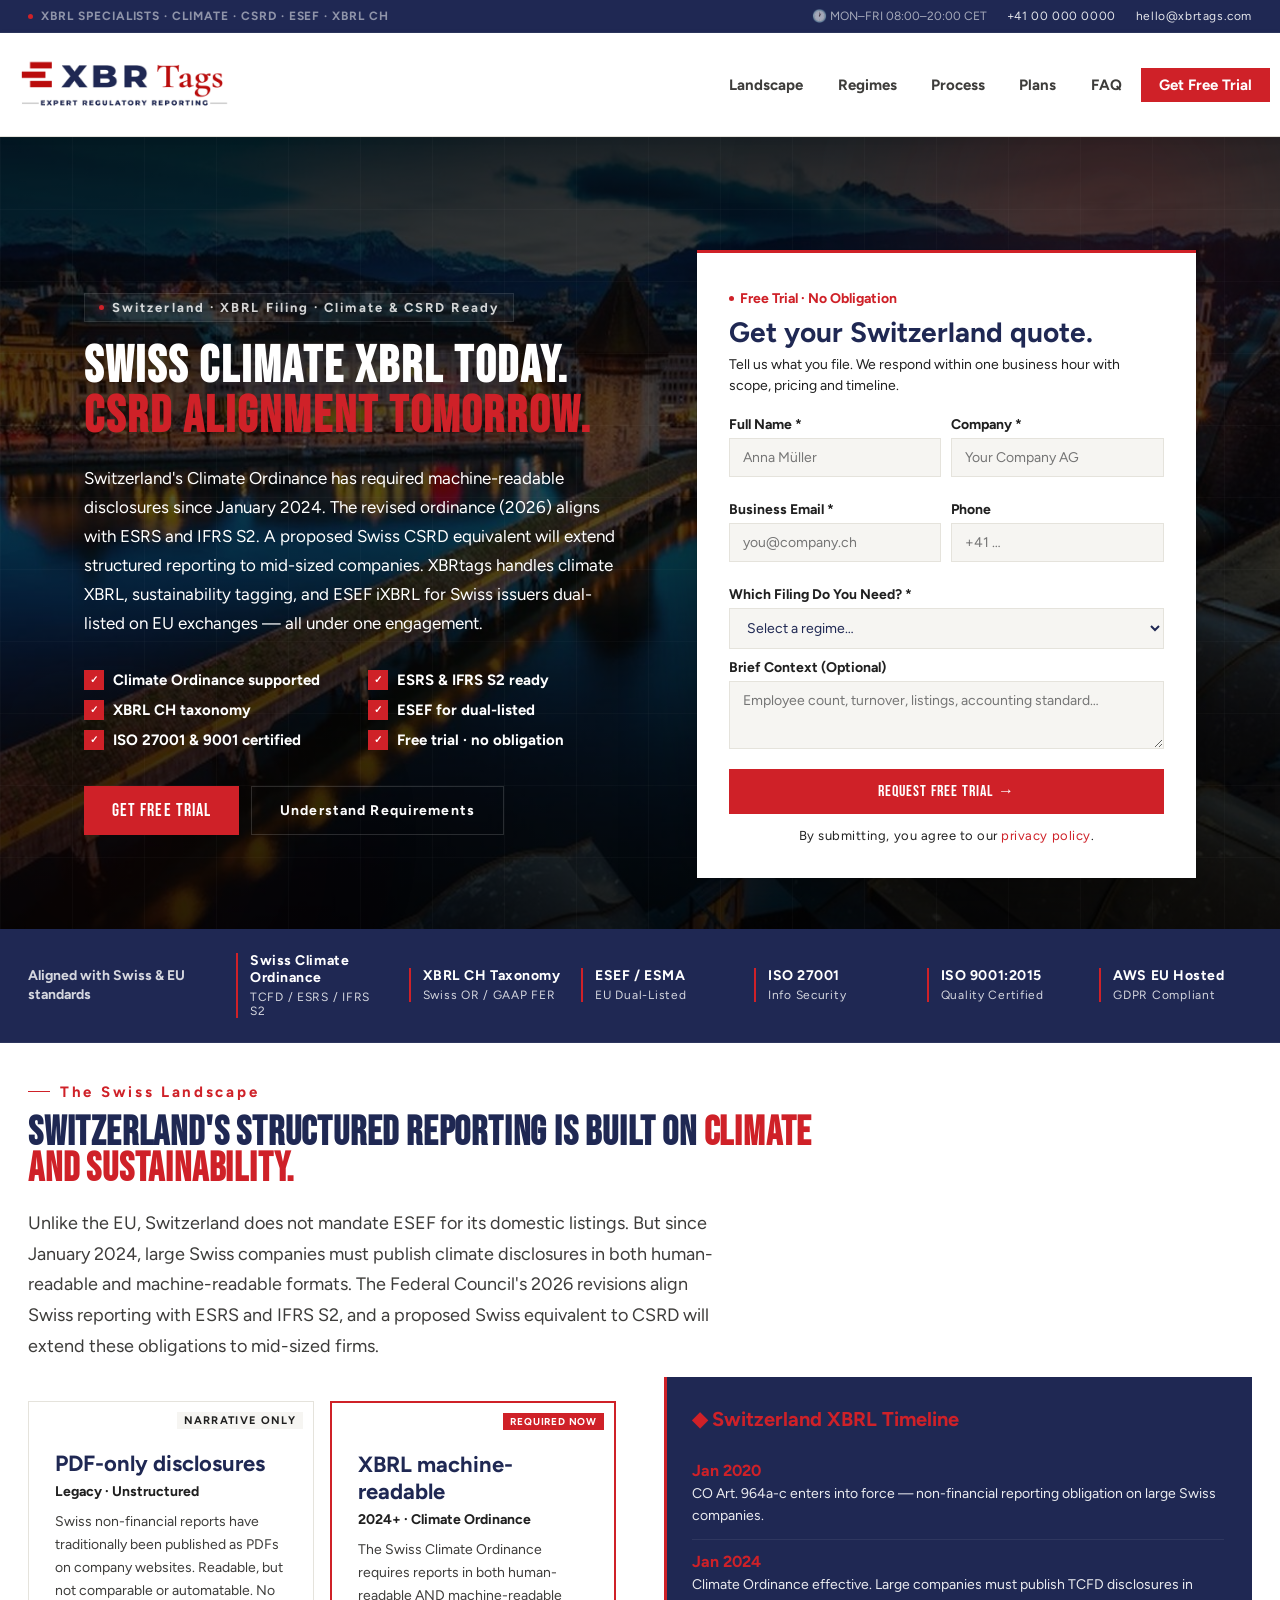
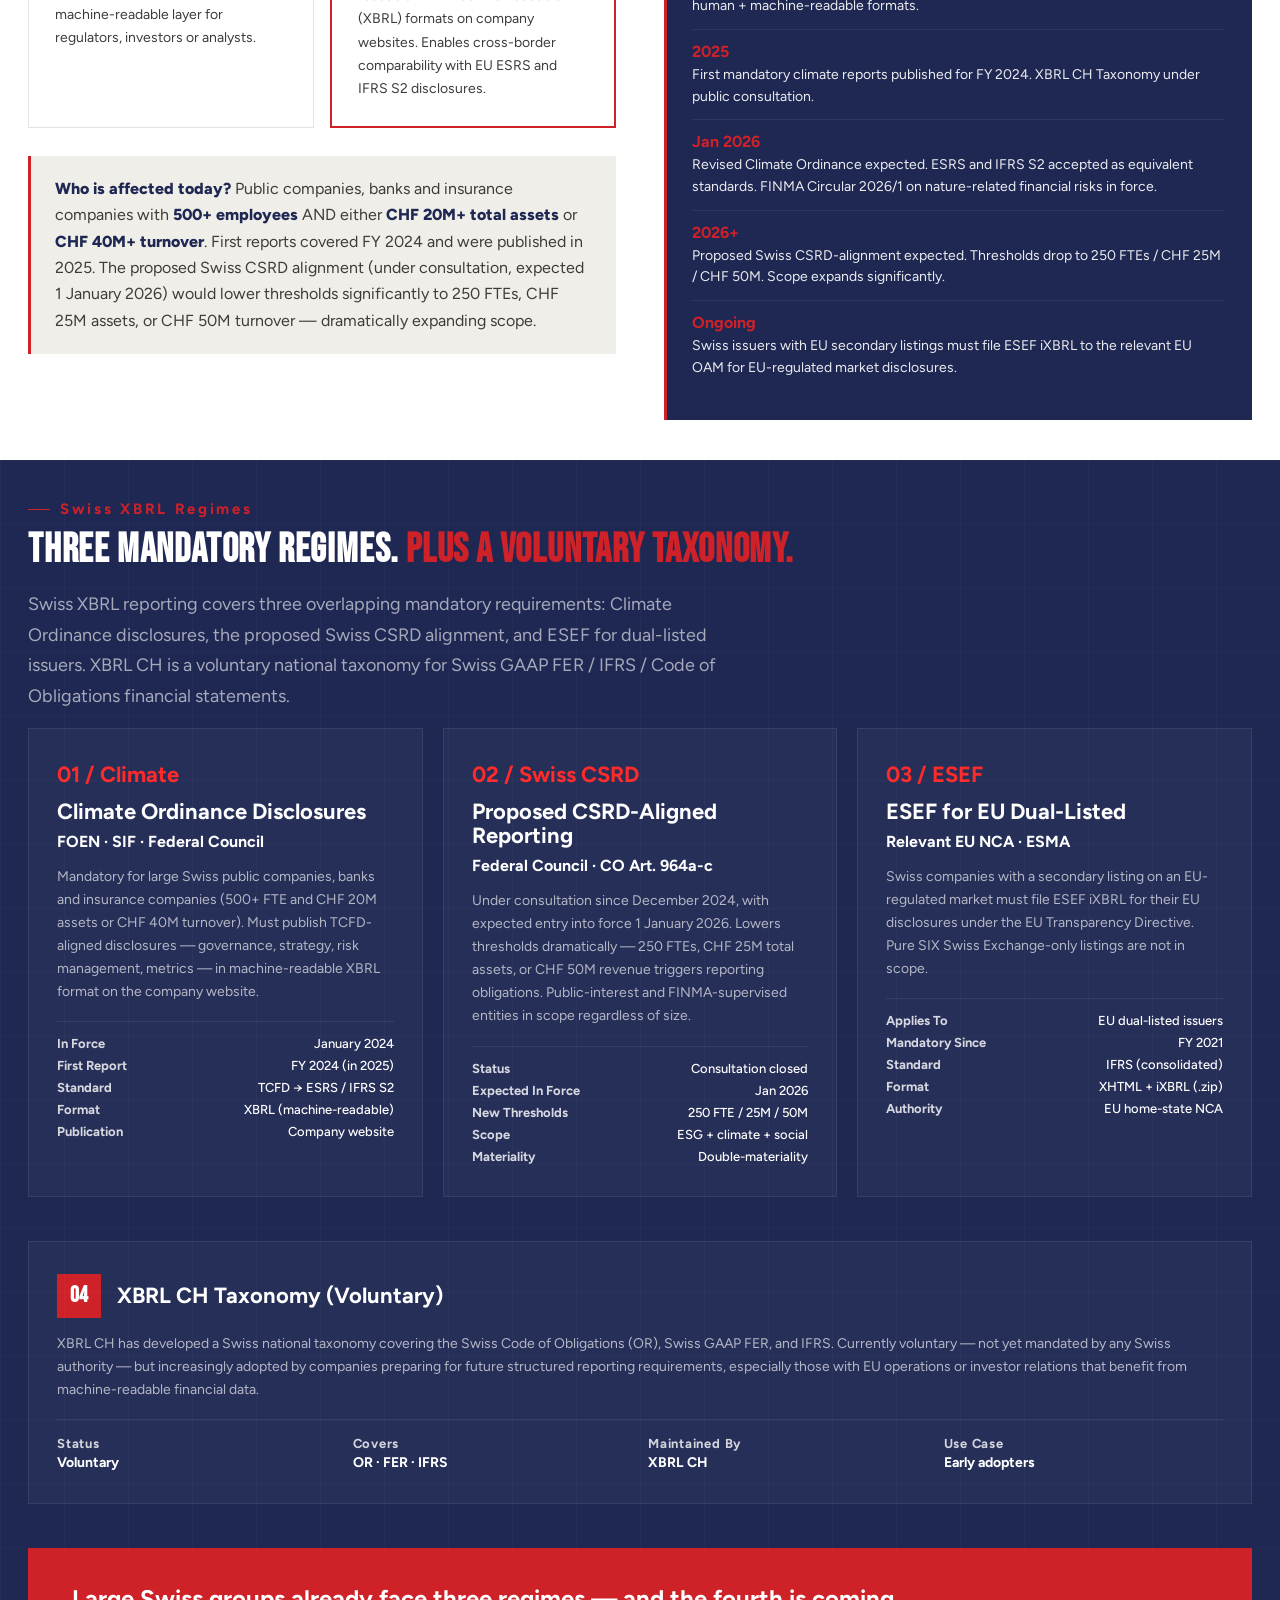
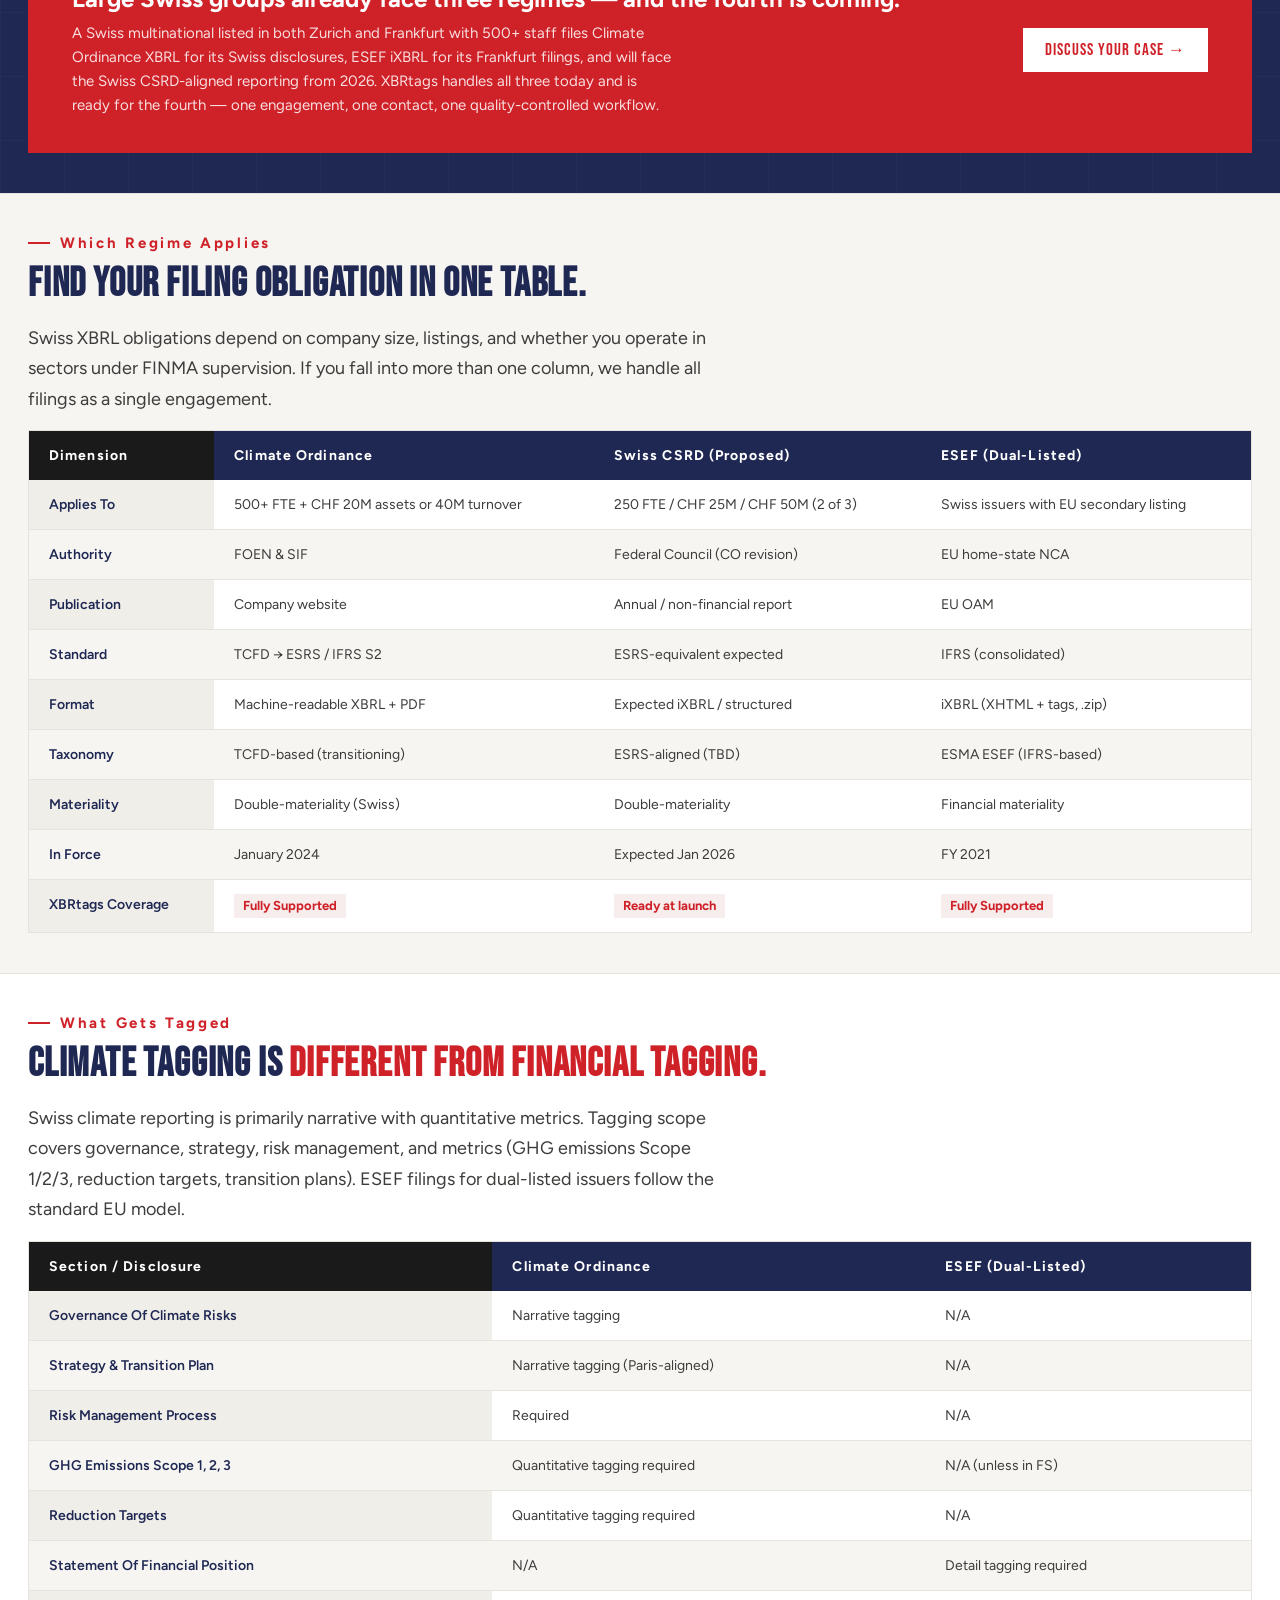
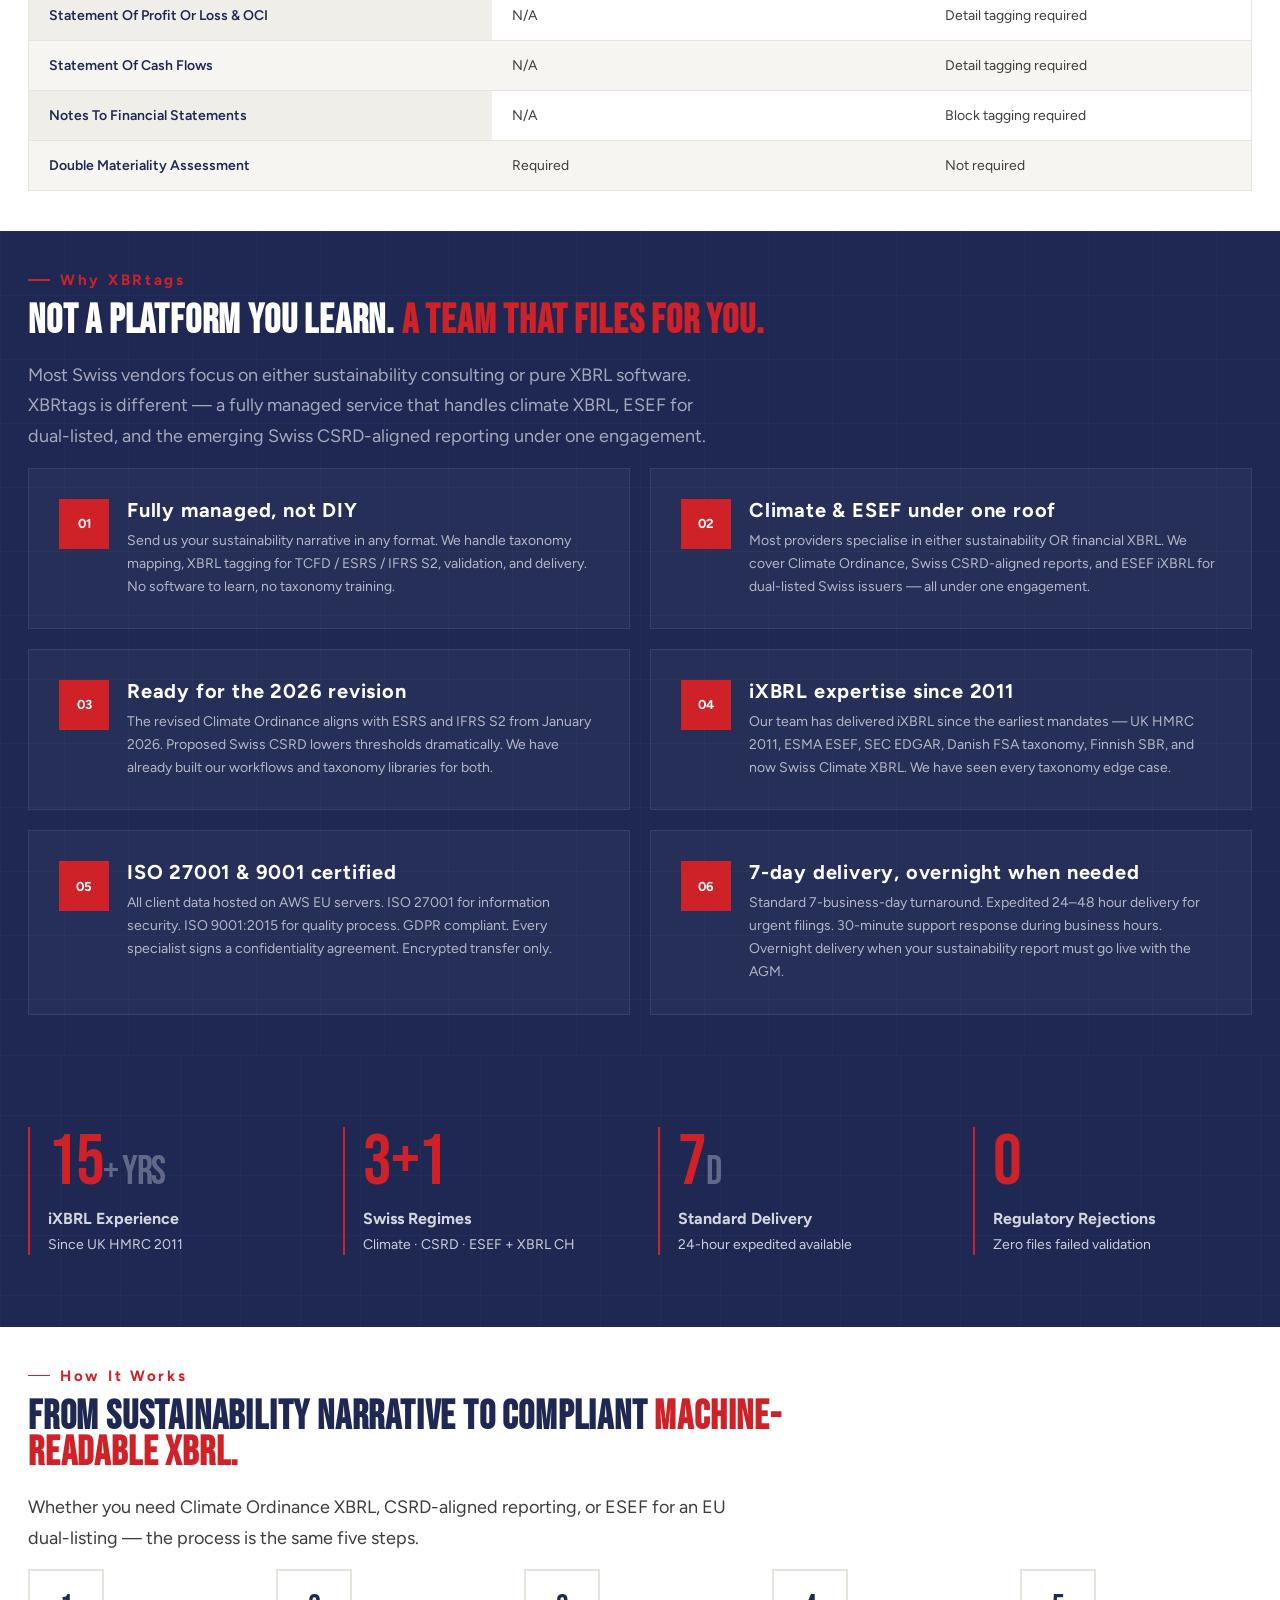
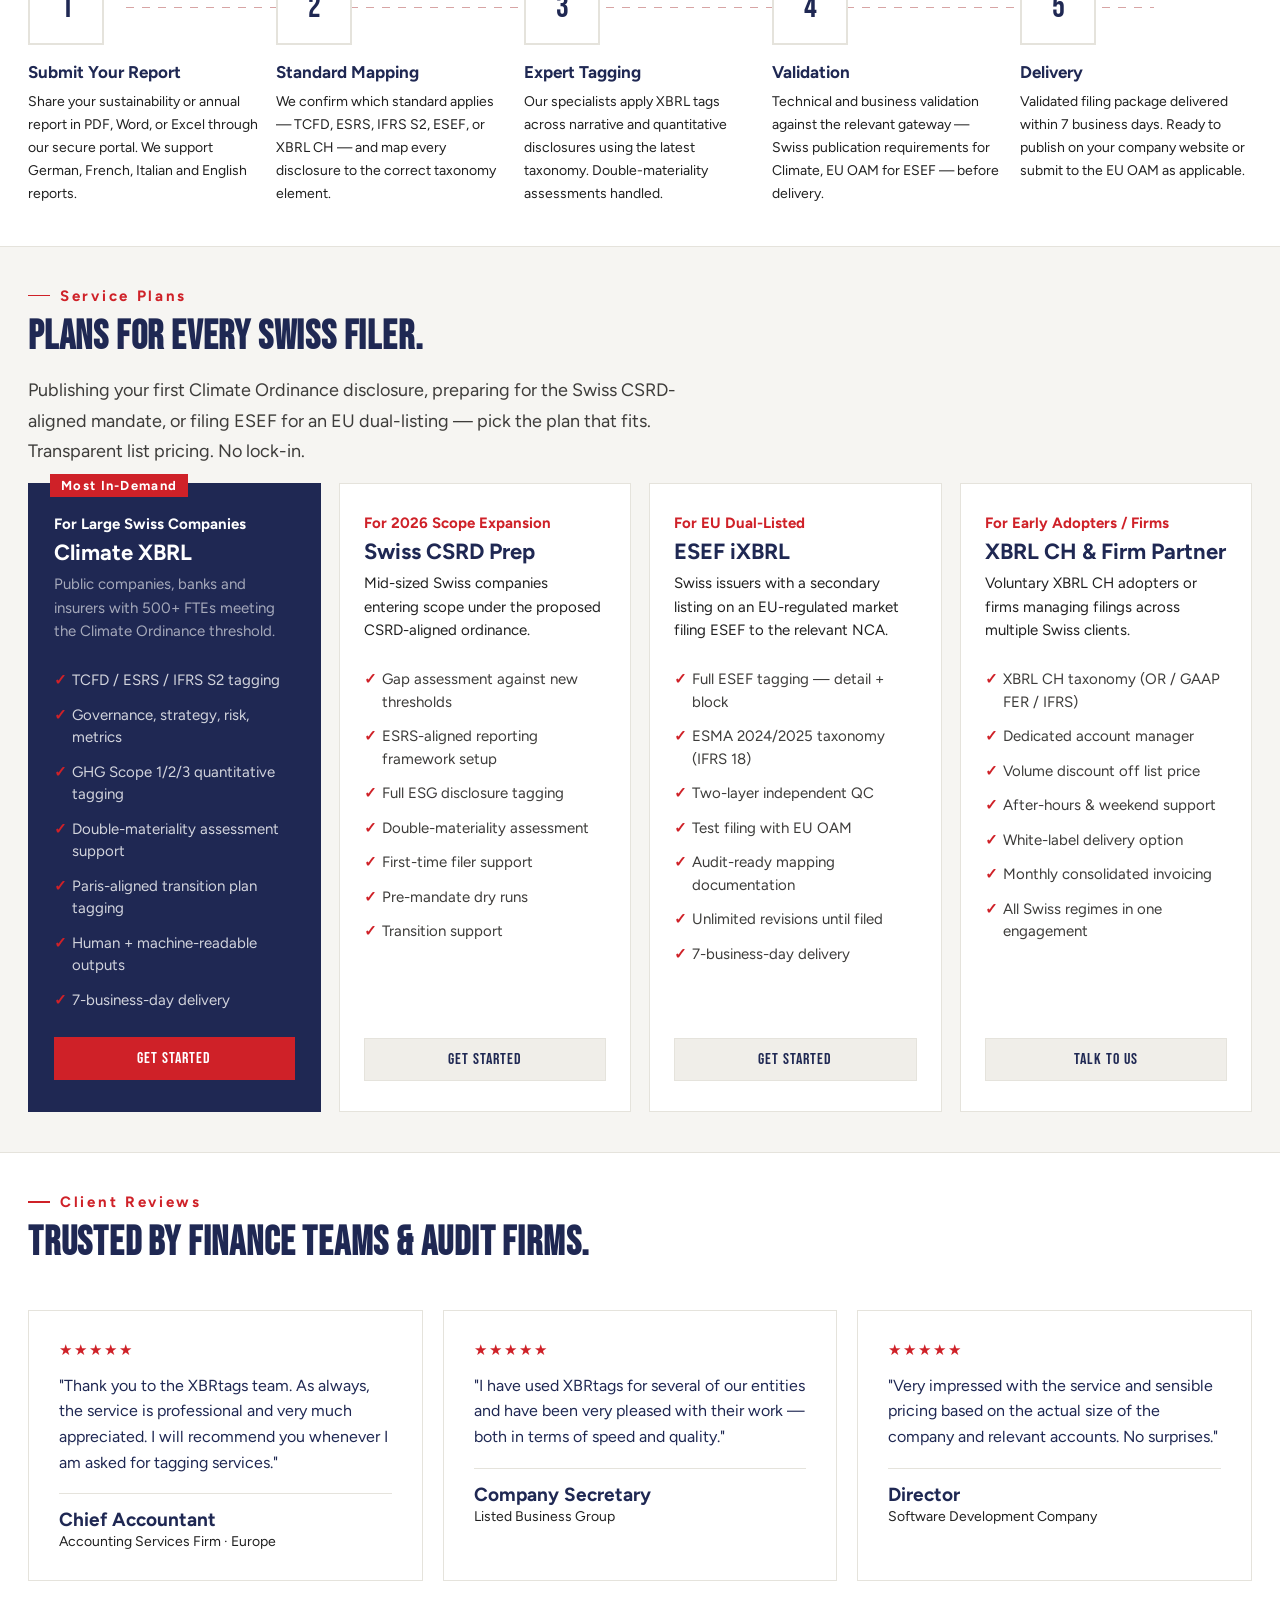
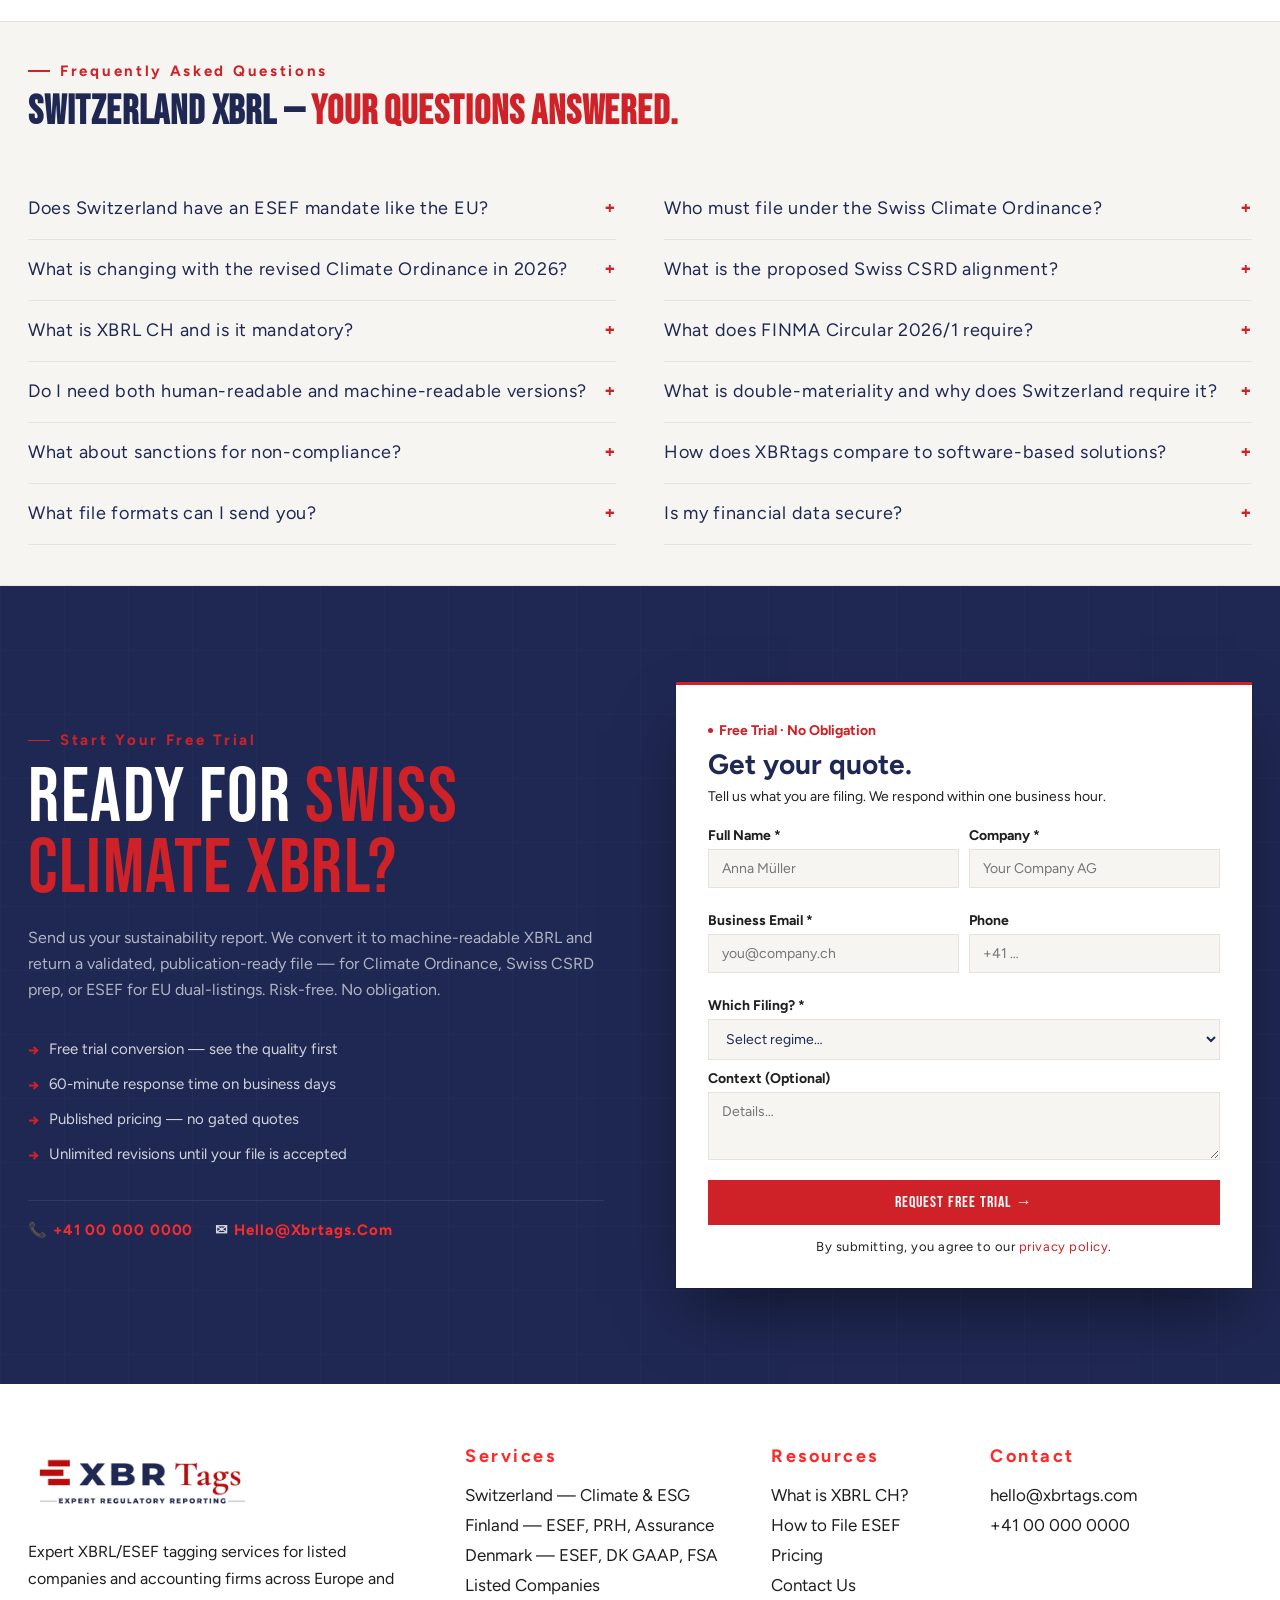
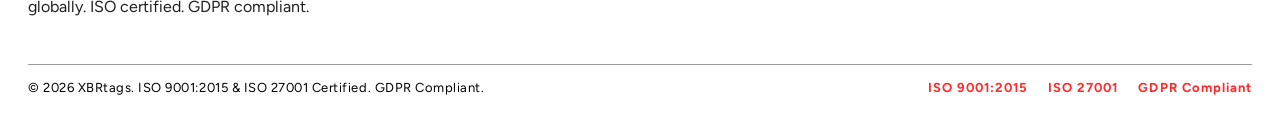
<file: switzerland/index.html>
<!doctype html>
<html lang="en">
<head>
  <meta charset="UTF-8" />
  <meta name="viewport" content="width=device-width, initial-scale=1.0" />
  <title>XBRL Filing Services Switzerland | Climate Ordinance, CSRD & ESEF | XBRtags</title>
  <meta name="description" content="Fully managed XBRL filing for Swiss companies. Climate Ordinance disclosures (TCFD / ESRS / IFRS S2), proposed CSRD alignment, and ESEF for dual-listed issuers. 7-day delivery. ISO certified." />
  <link rel="canonical" href="https://www.XBRtags.eu/swiss" />
  <link rel="preconnect" href="https://fonts.googleapis.com">
  <link href="https://fonts.googleapis.com/css2?family=Bebas+Neue&family=Figtree:ital,wght@0,300;0,400;0,500;0,600;0,700;0,800&family=Space+Mono:wght@400;700&display=swap" rel="stylesheet">
  <link href="https://cdn.jsdelivr.net/npm/bootstrap-icons@1.11.3/font/bootstrap-icons.css" rel="stylesheet">
<style>
*,*::before,*::after{box-sizing:border-box;margin:0;padding:0}
:root{
  --k:#1f2853;--w:#FFFFFF;--r:#cf2128;--r2:#B01E1E;
  --g0:#F0EEE9;--g1:#F6F5F2;--g2:#E5E3DC;--g3:#9A9890;--g4:#3D3C3A;
  --display:'Bebas Neue',sans-serif;
  --body:'Figtree',sans-serif;
  --mono:'Space Mono',monospace;
  --ease:cubic-bezier(.16,1,.3,1);
}
html{scroll-behavior:smooth;overflow-x:hidden}
body{font-family:var(--body);background:var(--w);color:var(--k);-webkit-font-smoothing:antialiased}
a{text-decoration:none;color:inherit}
.wrap{max-width:1350px;margin:0 auto;padding:0 28px}

/* REVEAL */
.rv{opacity:0;transform:translateY(24px);transition:opacity .85s var(--ease),transform .85s var(--ease)}
.rv.in{opacity:1;transform:none}
.d1{transition-delay:.1s}.d2{transition-delay:.2s}.d3{transition-delay:.32s}

/* TOP BAR */
.top-bar{background:var(--k);color:rgba(255,255,255,.6);font-size:12px;padding:9px 0;border-bottom:1px solid rgba(255,255,255,.06)}
.top-bar-inner{display:flex;justify-content:space-between;align-items:center;gap:16px;flex-wrap:wrap}
.top-bar-left{display:flex;align-items:center;gap:8px;color:rgba(255,255,255,.5);font-weight:700;letter-spacing:.08em}
.top-bar-left .dot{width:5px;height:5px;border-radius:50%;background:var(--r);flex-shrink:0}
.top-bar-right{display:flex;gap:20px;align-items:center}
.top-bar-right a{color:rgba(255,255,255,.882);transition:color .15s;letter-spacing:.05em}
.top-bar-right a:hover{color:#ff2b2b}

/* NAV */
nav{background:var(--w);border-bottom:1px solid var(--g2);position:sticky;top:0;z-index:100;box-shadow:0 2px 8px rgba(0,0,0,.06);transition:box-shadow .3s}
nav.scrolled{box-shadow:0 4px 20px rgba(0,0,0,.1)}
.nav-inner{display:flex;justify-content:space-between;align-items:center;padding:14px 10px !important;gap:16px}
.logo{display:flex;align-items:center}
.logo-text{font-family:var(--display);font-size:28px;color:var(--k);letter-spacing:.06em}
.logo-text span{color:var(--r)}
.nav-links{display:flex;gap:4px;align-items:center}
.nav-links a{display:flex;align-items:center;gap:5px;padding:0 .95rem;
      font-family:var(--body);font-size:15px;font-weight:700;color:var(--g4);
      border:none;background:none;cursor:pointer;position:relative;transition:color .15s;white-space:nowrap;}
.nav-links a:hover{color:var(--k);background:var(--g0)}
.nav-cta{background:var(--r)!important;color:var(--w)!important;padding:8px 18px!important}
.nav-cta:hover{background:var(--r2)!important;color:var(--w)!important}

/* HAMBURGER */
.hamburger{display:none;flex-direction:column;justify-content:center;align-items:center;width:40px;height:40px;border:1.5px solid var(--g2);border-radius:2px;background:var(--w);cursor:pointer;gap:5px;flex-shrink:0;transition:all .2s;padding:0}
.hamburger:hover{border-color:var(--r);background:var(--g0)}
.hamburger span{display:block;width:20px;height:2px;background:var(--k);border-radius:0;transition:all .3s var(--ease);transform-origin:center}
.hamburger.open span:nth-child(1){transform:translateY(7px) rotate(45deg)}
.hamburger.open span:nth-child(2){opacity:0;transform:scaleX(0)}
.hamburger.open span:nth-child(3){transform:translateY(-7px) rotate(-45deg)}

/* MOBILE MENU */
.mobile-menu{display:none;position:fixed;top:0;left:0;right:0;bottom:0;z-index:190;pointer-events:none}
.mobile-menu.open{pointer-events:all}
.mobile-menu-backdrop{position:absolute;inset:0;background:rgba(0,0,0,.6);opacity:0;transition:opacity .3s}
.mobile-menu.open .mobile-menu-backdrop{opacity:1}
.mobile-menu-panel{position:absolute;top:0;right:0;width:min(320px,88vw);height:100%;background:var(--w);box-shadow:-8px 0 40px rgba(0,0,0,.2);transform:translateX(100%);transition:transform .35s var(--ease);display:flex;flex-direction:column;overflow-y:auto}
.mobile-menu.open .mobile-menu-panel{transform:translateX(0)}
.mobile-menu-header{display:flex;justify-content:space-between;align-items:center;padding:18px 20px;border-bottom:1px solid var(--g2);background:var(--k)}
.mobile-menu-header .logo-text{color:var(--w);font-size:22px}
.mobile-close{width:36px;height:36px;border:1.5px solid rgba(255,255,255,.2);border-radius:2px;background:rgba(255,255,255,.06);color:var(--w);cursor:pointer;display:flex;align-items:center;justify-content:center;font-size:18px;transition:all .2s}
.mobile-close:hover{background:rgba(155,28,28,.3)}
.mobile-menu-body{padding:12px 0;flex:1}
.mobile-nav-link{display:flex;align-items:center;gap:12px;padding:14px 20px;font-size:13px;font-weight:700;letter-spacing:.08em;text-transform:capitalize;color:var(--g4);transition:all .15s;border-left:3px solid transparent}
.mobile-nav-link:hover{background:var(--g0);color:var(--k);border-left-color:var(--r)}
.mobile-nav-divider{height:1px;background:var(--g2);margin:8px 0}
.mobile-menu-footer{padding:20px;border-top:1px solid var(--g2);display:flex;flex-direction:column;gap:10px}
.mobile-btn-primary{display:block;text-align:center;padding:13px 20px;background:var(--r);color:var(--w);font-family:var(--display);font-size:18px;letter-spacing:.06em;border-radius:2px;transition:all .18s}
.mobile-btn-primary:hover{background:var(--r2)}
.mobile-btn-secondary{display:block;text-align:center;padding:11px 20px;background:var(--k);color:var(--w);font-size:12px;font-weight:700;letter-spacing:.08em;text-transform:capitalize;border-radius:2px;transition:all .18s}
.mobile-btn-secondary:hover{background:var(--r)}
body.menu-open{overflow:hidden}

/* HERO */
.hero{background:var(--k);padding:72px 56px 10px;position:relative;overflow:hidden;min-height:88vh;display:flex;align-items:center}
.hero-grid-pat{position:absolute;inset:0;background-image:linear-gradient(rgba(255,255,255,.025) 1px,transparent 1px),linear-gradient(90deg,rgba(255,255,255,.025) 1px,transparent 1px);background-size:72px 72px}
.hero-orb{position:absolute;border-radius:50%;filter:blur(100px)}
.hero-orb-1{width:500px;height:500px;background:radial-gradient(circle,rgba(155,28,28,.35) 0%,transparent 65%);top:-180px;right:-80px}
.hero-orb-2{width:380px;height:380px;background:radial-gradient(circle,rgba(155,28,28,.12) 0%,transparent 70%);bottom:-100px;left:-80px}
.hero-inner{position:relative;z-index:2;display:grid;grid-template-columns:1.1fr 1fr;gap:64px;align-items:center}
.hero-eyebrow{display:inline-flex;align-items:center;gap:8px;font-size:13px;font-weight:700;text-transform:capitalize;letter-spacing:.16em;color:rgb(255 255 255 / 81%);margin-bottom:20px;padding:6px 14px;border:1px solid rgba(255,255,255,.1);border-radius:0;background:rgba(255,255,255,.04)}
.hero-eyebrow::before{content:'';width:5px;height:5px;background:var(--r);border-radius:50%;box-shadow:0 0 8px var(--r);animation:pulse 2s ease-in-out infinite}
@keyframes pulse{0%,100%{opacity:1}50%{opacity:.4}}
.hero h1{font-family:var(--display);font-size:clamp(44px,4vw,90px);line-height:.98;letter-spacing:.04em;color:var(--w);margin-bottom:22px;}
.hero h1 em{font-style:normal;color:var(--r); font-size:clamp(44px,4vw,90px)}
.hero-sub{font-size:17px;line-height:1.7;color:rgb(255, 255, 255);margin-bottom:32px;max-width:540px}
.hero-checks{display:grid;grid-template-columns:1fr 1fr;gap:10px 20px;margin-bottom:36px}
.hero-chk{display:flex;align-items:center;gap:9px;font-size:15px;color:rgb(255, 255, 255);font-weight:700;}
.hero-chk::before{content:'✓';width:20px;height:20px;min-width:20px;background:var(--r);color:var(--w);border-radius:0;display:flex;align-items:center;justify-content:center;font-size:10px;font-weight:800}
.hero-btns{display:flex;gap:12px;flex-wrap:wrap}
.btn-primary{background:var(--r);color:var(--w);padding:14px 28px;font-family:var(--display);font-size:18px;letter-spacing:.06em;border:none;cursor:pointer;transition:all .18s;display:inline-flex;align-items:center;gap:8px}
.btn-primary:hover{background:var(--r2);transform:translateY(-1px)}
.btn-primary:disabled{opacity:.6;cursor:not-allowed;transform:none}
.btn-outline{background:transparent;color:rgba(255, 255, 255, 0.988);padding:14px 28px;font-size:14px;font-weight:700;letter-spacing:.08em;text-transform:capitalize;border:1.5px solid rgba(255,255,255,.15);cursor:pointer;transition:all .18s;display:inline-flex;align-items:center;gap:8px}
.btn-outline:hover{border-color:rgba(255,255,255,.882);color:var(--w)}

/* HERO FORM */
.hero-form-card{background:var(--w);border-radius:0;padding:36px 32px 32px;box-shadow:0 32px 64px -16px rgba(0,0,0,.5),0 0 0 1px rgba(0,0,0,.08);position:relative;overflow:hidden}
.hero-form-card::before{content:'';position:absolute;top:0;left:0;right:0;height:3px;background:var(--r)}
.form-badge{display:inline-flex;align-items:center;gap:6px;font-size:14px;font-weight:700;text-transform:capitalize;color:var(--r);margin-bottom:10px}
.form-badge::before{content:'';width:5px;height:5px;background:var(--r);border-radius:50%}
.hero-form-card h3{font-size:28px;font-weight:700;color:var(--k);margin-bottom:6px;line-height:1.1}
.form-sub{font-size:14px;color:#202020;margin-bottom:20px;line-height:1.5}
.form-row{display:grid;grid-template-columns:1fr 1fr;gap:10px;margin-bottom:10px}
.form-field{margin-bottom:10px}
.form-field label{display:block;font-size:14px;font-weight:700;text-transform:capitalize;color:#202020;margin-bottom:5px}
.form-field input,.form-field select,.form-field textarea{width:100%;padding:10px 13px;border:1.5px solid var(--g2);border-radius:0;font-family:var(--body);font-size:14px;color:var(--k);background:var(--g1);transition:all .15s}
.form-field input:focus,.form-field select:focus,.form-field textarea:focus{outline:none;border-color:var(--r);background:var(--w);box-shadow:0 0 0 3px rgba(155,28,28,.08)}
.form-field textarea{resize:vertical;min-height:68px}
.form-footer-inner{margin-top:16px;display:flex;flex-direction:column;gap:12px}
.form-footer-inner .btn-primary{width:100%;justify-content:center;padding:13px 20px;font-size:16px}
.form-note{font-size:13px;color:#202020;text-align:center;line-height:1.5;letter-spacing:.04em}
.form-note a{color:var(--r)}
.field-error{font-size:11px;color:var(--r);margin-top:4px;display:block}
.input-error{border-color:var(--r)!important;background-color:#fff8f8!important}
.form-success-message{margin-top:20px;padding:16px;background:var(--g0);border-left:3px solid var(--r);color:var(--k);font-size:12px;font-weight:700;letter-spacing:.06em;display:none}
.form-success-message.active{display:block}
.form-error-message{margin-top:20px;padding:16px;background:#fff0f0;border-left:3px solid var(--r);color:var(--r2);font-size:12px;font-weight:700;letter-spacing:.06em;display:none}
.form-error-message.active{display:block}

/* TRUST BAR */
.trust-bar{background:var(--k);border-bottom:1px solid rgba(255,255,255,.06);padding:24px 0}
.trust-bar-inner{display:grid;grid-template-columns:auto 1fr;gap:48px;align-items:center}
.trust-bar-label{font-size:14px;font-weight:700;color:rgb(255 255 255 / 81%);max-width:160px;line-height:1.4}
.trust-items{display:grid;grid-template-columns:repeat(6,1fr);gap:20px;align-items:center}
.ti{display:flex;flex-direction:column;gap:3px;padding-left:12px;border-left:2px solid var(--r)}
.ti-name{font-size:14px;font-weight:700;color:var(--w);line-height:1.2;letter-spacing:.04em}
.ti-desc{font-size:12px;color:rgb(255 255 255 / 81%);text-transform:capitalize;letter-spacing:.06em;}

/* SECTIONS */
section{padding:2.5rem 0}
.sec-white{background:var(--w)}
.sec-gray{background:var(--g1);border-top:1px solid var(--g2);border-bottom:1px solid var(--g2)}
.sec-dark{background:var(--k);color:var(--w);position:relative;overflow:hidden}
.sec-dark-bg{position:absolute;inset:0;background-image:linear-gradient(rgba(255,255,255,.025) 1px,transparent 1px),linear-gradient(90deg,rgba(255,255,255,.025) 1px,transparent 1px);background-size:64px 64px;pointer-events:none}
.sec-eyebrow{font-size:15px;font-weight:700;text-transform:capitalize;letter-spacing:.18em;color:var(--r);margin-bottom:14px;display:flex;align-items:center;gap:10px}
.sec-eyebrow::before{content:'';width:22px;height:1.5px;background:var(--r);flex-shrink:0}
.sec-title{font-family:var(--display);font-size:clamp(40px,3vw,72px);letter-spacing:.02em;line-height:.92;color:var(--k);margin-bottom:20px;max-width:800px}
.sec-title em{font-style:normal;color:var(--r)}
.sec-dark .sec-title{color:var(--w)}
.sec-intro{font-size:18px;color:var(--g4);max-width:700px;line-height:1.7;margin-bottom:16px}
.sec-dark .sec-intro{color:rgba(255,255,255,.6)}

/* FORMAT */
.format-grid{display:grid;grid-template-columns:1fr 1fr;gap:48px;align-items:start}
.format-comparison{display:grid;grid-template-columns:1fr 1fr;gap:16px;margin-top:24px}
.format-card{background:var(--w);padding:26px;border-radius:0;border:1.5px solid var(--g2);position:relative}
.format-card.legacy::after{content:'NARRATIVE ONLY';position:absolute;top:10px;right:10px;font-size:11px;font-weight:700;letter-spacing:.12em;color:#202020;background:var(--g1);padding:2px 7px}
.format-card.current{border-color:var(--r);border-width:2px}
.format-card.current::after{content:'REQUIRED NOW';position:absolute;top:10px;right:10px;font-size:10px;font-weight:700;letter-spacing:.08em;color:var(--w);background:var(--r);padding:2px 7px}
.format-card h4{font-size:22px;font-weight:700;color:var(--k);margin-bottom:6px;margin-top:22px}
.format-card .format-sub{font-size:14px;color:#202020;margin-bottom:10px;font-weight:700}
.format-card p{font-size:14px;color:var(--g4);line-height:1.65}
.format-timeline{background:var(--k);color:var(--w);padding:30px 28px;position:relative;overflow:hidden}
.format-timeline::before{content:'';position:absolute;top:0;left:0;width:3px;height:100%;background:var(--r)}
.format-timeline h4{font-size:20px;color:var(--r);margin-bottom:18px}
.tl-item{padding:12px 0;border-bottom:1px solid rgba(255,255,255,.07);font-size:14px}
.tl-item:last-child{border-bottom:none}
.tl-date{font-size:16px;font-weight:700;color:var(--r);text-transform:capitalize;margin-bottom:3px}
.tl-desc{color:rgba(255,255,255,.91);line-height:1.55}
.format-callout{margin-top:28px;padding:20px 24px;background:var(--g0);border-left:3px solid var(--r)}
.format-callout p{font-size:16px;color:var(--g4);line-height:1.65}
.format-callout strong{color:var(--k);font-weight:800}

/* MANDATES */
.mandates-grid{display:grid;grid-template-columns:repeat(3,1fr);gap:20px}
.mandate-card{padding:32px 28px;background:rgba(255,255,255,.03);border:1.5px solid rgba(255,255,255,.08);transition:all .35s}
.mandate-card:hover{border-color:var(--r);transform:translateY(-5px);background:rgba(255,255,255,.05)}
.mandate-num{font-size:22px;font-weight:700;color:#ff2b2b;text-transform:capitalize;margin-bottom:12px}
.mandate-card h3{font-size:22px;color:var(--w);margin-bottom:8px;line-height:1.1}
.mandate-auth{font-size:16px;color:#ffffff;font-weight:700;margin-bottom:14px}
.mandate-desc{color:rgba(255,255,255,.65);font-size:14px;line-height:1.65;margin-bottom:18px}
.mandate-meta{padding-top:14px;border-top:1px solid rgba(255,255,255,.08);display:grid;gap:7px}
.m-row{display:flex;justify-content:space-between;gap:10px}
.m-row span:first-child{color:rgb(255 255 255 / 81%);font-size:13px;font-weight:700;text-transform:capitalize;}
.m-row span:last-child{color:var(--w);font-weight:500;text-align:right;font-size:13px}

/* FOURTH REGIME BOX */
.fourth-regime{margin-top:44px;background:rgba(255,255,255,.03);border:1.5px solid rgba(255,255,255,.08);padding:32px 28px}
.fourth-regime-head{display:flex;align-items:center;gap:16px;margin-bottom:14px}
.fourth-regime-icon{width:44px;height:44px;background:var(--r);color:var(--w);display:flex;align-items:center;justify-content:center;font-family:var(--display);font-size:22px;font-weight:700;flex-shrink:0}
.fourth-regime h3{font-size:22px;color:var(--w)}
.fourth-regime p{color:rgba(255,255,255,.65);font-size:14px;line-height:1.65;margin-bottom:18px}
.fourth-regime-meta{display:grid;grid-template-columns:repeat(4,1fr);gap:16px;padding-top:16px;border-top:1px solid rgba(255,255,255,.08)}
.fourth-regime-meta>div{font-size:14px}
.fourth-regime-meta label{display:block;color:rgb(255 255 255 / 80%);font-size:13px;font-weight:700;text-transform:capitalize;margin-bottom:3px;letter-spacing:.06em}
.fourth-regime-meta span{color:var(--w);font-weight:700;font-size:14px}

/* COMBINED BANNER */
.combined-banner{margin-top:44px;background:var(--r);color:var(--w);padding:36px 44px;display:grid;grid-template-columns:1fr auto;gap:36px;align-items:center;position:relative;overflow:hidden}
/* .combined-banner::before{content:'';position:absolute;top:-60%;right:-5%;width:360px;height:360px;background:radial-gradient(circle,rgba(0,0,0,.2) 0%,transparent 70%)} */
.combined-banner h3{font-size:24px;margin-bottom:8px;font-weight:bold;}
.combined-banner p{color:rgba(255,255,255,.85);font-size:15px;max-width:600px;line-height:1.6}
.btn-combined{background:var(--w);color:var(--r);padding:12px 22px;font-family:var(--display);font-size:17px;letter-spacing:.06em;white-space:nowrap;transition:all .18s;display:inline-flex;align-items:center;gap:6px}
.btn-combined:hover{background:var(--k);color:var(--w)}

/* TABLE */
.table-wrap{border:1px solid var(--g2);overflow:hidden;background:var(--w)}
.table-scroll{overflow-x:auto}
.table-wrap table{width:100%;border-collapse:collapse;font-size:14px;min-width:560px}
.table-wrap th{background:var(--k);color:var(--w);text-align:left;padding:16px 20px;font-weight:700;font-size:14px;text-transform:capitalize;letter-spacing:.08em}
.table-wrap th:first-child{background:#1a1a1a}
.table-wrap td{padding:14px 20px;border-bottom:1px solid var(--g2);vertical-align:top;line-height:1.5;color:var(--g4)}
.table-wrap tr:last-child td{border-bottom:none}
.table-wrap tr:nth-child(even){background:var(--g1)}
.table-wrap td:first-child{font-weight:600;color:var(--k);font-size:14px;text-transform:capitalize;background:var(--g0);min-width:150px}
.table-wrap tr:nth-child(even) td:first-child{background:var(--g1)}
.tag-req{display:inline-block;padding:2px 9px;background:rgba(155,28,28,.08);color:var(--r);font-size:13px;font-weight:700;}
.tag-no{display:inline-block;padding:2px 9px;background:var(--g1);color:#202020;font-size:10px;font-weight:700;text-transform:capitalize;letter-spacing:.06em}
.tag-ok{display:inline-block;padding:2px 9px;background:rgba(0,0,0,.06);color:var(--k);font-size:10px;font-weight:700;text-transform:capitalize;letter-spacing:.06em}

/* DIFF CARDS */
.diff-grid{display:grid;grid-template-columns:repeat(2,1fr);gap:20px;position:relative;z-index:2}
.diff-card{background:rgba(255,255,255,.03);border:1.5px solid rgba(255,255,255,.08);padding:30px;display:grid;grid-template-columns:auto 1fr;gap:18px;align-items:start;transition:all .3s}
.diff-card:hover{border-color:var(--r);background:rgba(255,255,255,.05);transform:translateY(-3px)}
.diff-icon{width:50px;height:50px;min-width:50px;background:var(--r);color:var(--w);display:flex;align-items:center;justify-content:center;font-size:13px;font-weight:700}
.diff-card h4{font-size:20px;letter-spacing:.04em;color:var(--w);margin-bottom:8px;line-height:1.1}
.diff-card p{font-size:14px;color:rgba(255,255,255,.65);line-height:1.65}

/* PROCESS */
.process-grid{display:grid;grid-template-columns:repeat(5,1fr);gap:16px;position:relative}
.process-grid::before{content:'';position:absolute;top:38px;left:8%;right:8%;height:1px;background:repeating-linear-gradient(90deg,rgba(155,28,28,.4) 0,rgba(155,28,28,.4) 8px,transparent 8px,transparent 16px)}
.proc-step{position:relative}
.proc-num{width:76px;height:76px;background:var(--w);border:2px solid var(--g2);display:flex;align-items:center;justify-content:center;font-family:var(--display);font-size:32px;color:var(--k);margin-bottom:18px;position:relative;z-index:2;transition:all .28s}
.proc-step:hover .proc-num{background:var(--r);color:var(--w);border-color:var(--r)}
.proc-step h4{font-size:17px;color:var(--k);margin-bottom:8px;line-height:1.1}
.proc-step p{color:#202020;font-size:14px;line-height:1.65}

/* STATS */
.stats-bar{background:var(--k);padding:72px 0;position:relative;overflow:hidden}
.stats-bar::before{content:'';position:absolute;inset:0;background-image:linear-gradient(rgba(255,255,255,.025) 1px,transparent 1px),linear-gradient(90deg,rgba(255,255,255,.025) 1px,transparent 1px);background-size:60px 60px}
.stats-grid{display:grid;grid-template-columns:repeat(4,1fr);gap:36px;position:relative;z-index:1}
.stat-item{padding-left:18px;border-left:2px solid var(--r)}
.stat-num{font-family:var(--display);font-size:clamp(44px,6vw,72px);color:var(--r);line-height:1;letter-spacing:-.02em;margin-bottom:10px}
.stat-num em{font-style:normal;font-size:.55em;color:rgba(255,255,255,.3);font-weight:400}
.stat-label{font-size:16px;font-weight:700;color:rgb(255 255 255 / 81%);margin-bottom:6px}
.stat-desc{font-size:14px;color:rgba(255,255,255,.773);line-height:1.5}

/* PLANS */
.plans-grid{display:grid;grid-template-columns:repeat(4,1fr);gap:18px}
.plan-card{background:var(--w);border:1.5px solid var(--g2);padding:30px 24px;display:flex;flex-direction:column;position:relative;transition:all .3s}
.plan-card:hover{border-color:var(--r);box-shadow:0 8px 32px rgba(155,28,28,.1);transform:translateY(-4px)}
.plan-card.featured{border:2px solid var(--k);background:var(--k);color:var(--w)}
.plan-card.featured .plan-tag,.plan-card.featured .plan-name{color:var(--w)}
.plan-card.featured .plan-desc{color:rgba(255,255,255,.6)}
.plan-card.featured .plan-ul li{color:rgba(255,255,255,.8)}
.plan-card.featured .plan-ul li::before{color:var(--r)}
.plan-badge{position:absolute;top:-11px;left:20px;background:var(--r);color:var(--w);font-size:13px;font-weight:700;padding:4px 11px;text-transform:capitalize;letter-spacing:.1em}
.plan-tag{font-size:15px;font-weight:700;text-transform:capitalize;color:var(--r);margin-bottom:8px}
.plan-name{font-size:22px;font-weight:700;color:var(--k);line-height:1.1;margin-bottom:8px}
.plan-desc{color:#202020;font-size:15px;line-height:1.55;margin-bottom:20px}
.plan-ul{list-style:none;flex:1;margin-bottom:20px}
.plan-ul li{font-size:15px;padding:6px 0 6px 18px;position:relative;color:var(--g4);line-height:1.5}
.plan-ul li::before{content:'✓';position:absolute;left:0;color:var(--r);font-weight:800}
.plan-btn{display:block;text-align:center;padding:11px 16px;font-family:var(--display);font-size:16px;letter-spacing:.06em;background:var(--g0);color:var(--k);border:1.5px solid var(--g2);transition:all .18s;cursor:pointer}
.plan-btn:hover{background:var(--k);color:var(--w);border-color:var(--k)}
.plan-card.featured .plan-btn{background:var(--r);color:var(--w);border-color:var(--r)}
.plan-card.featured .plan-btn:hover{background:var(--r2)}

/* TESTIMONIALS */
.tg{display:grid;grid-template-columns:repeat(3,1fr);gap:20px}
.tc{background:var(--w);padding:30px;border:1.5px solid var(--g2);transition:all .3s}
.tc:hover{transform:translateY(-4px);border-color:var(--r);box-shadow:0 8px 32px rgba(155,28,28,.08)}
.tc-stars{color:var(--r);font-size:15px;letter-spacing:2px;margin-bottom:14px}
.tc-quote{font-size:16px;line-height:1.6;color:var(--k);margin-bottom:18px;font-style:normal}
.tc-author{font-size:14px;color:#202020;padding-top:14px;border-top:1px solid var(--g2);}
.tc-author strong{display:block;color:var(--k);font-size:19px;margin-bottom:2px}

/* FAQ */
.faq-grid{display:grid;grid-template-columns:1fr 1fr;gap:0 48px}
.faq-item{border-bottom:1px solid var(--g2)}
.faq-item summary{cursor:pointer;padding:18px 0;font-size:18px;letter-spacing:.04em;color:var(--k);list-style:none;display:flex;justify-content:space-between;align-items:flex-start;gap:14px;line-height:1.3}
.faq-item summary::-webkit-details-marker{display:none}
.faq-item summary::after{content:'+';font-size:24px;font-weight:400;color:var(--r);transition:transform .2s;line-height:1;flex-shrink:0;font-family:var(--display)}
.faq-item[open] summary::after{transform:rotate(45deg)}
.faq-item p{padding:0 0 18px;color:var(--g4);font-size:16px;line-height:1.7}

/* CTA FINAL */
.cta-final{background:var(--k);color:var(--w);padding:96px 0;position:relative;overflow:hidden}
.cta-final::before{content:'';position:absolute;inset:0;background-image:linear-gradient(rgba(255,255,255,.02) 1px,transparent 1px),linear-gradient(90deg,rgba(255,255,255,.02) 1px,transparent 1px);background-size:64px 64px}
.cta-grid{display:grid;grid-template-columns:1fr 1fr;gap:72px;align-items:center;position:relative;z-index:1}
.cta-title{font-family:var(--display);font-size:clamp(44px,6vw,80px);font-weight:400;line-height:.92;letter-spacing:.02em;margin-bottom:20px}
.cta-title em{color:var(--r);font-style:normal;}
.cta-sub{font-size:16px;color:rgba(255,255,255,.65);line-height:1.65;margin-bottom:28px}
.cta-list{list-style:none;margin-bottom:28px}
.cta-list li{display:flex;align-items:flex-start;gap:10px;padding:8px 0;font-size:15px;color:rgba(255,255,255,.8)}
.cta-list li::before{content:'→';color:var(--r);font-weight:800;margin-top:1px}
.cta-contacts{display:flex;gap:22px;padding-top:20px;border-top:1px solid rgba(255,255,255,.08);font-size:15px;font-weight:700;color:rgb(255 255 255 / 81%);flex-wrap:wrap;letter-spacing:.06em;text-transform:capitalize}
.cta-contacts a{color:#ff2b2b}

/* FOOTER */
footer{background:#fff;color:rgba(255,255,255,.5);border-top:1px solid rgba(255,255,255,.06);padding:60px 0 28px}
.footer-grid{display:grid;grid-template-columns:1.5fr 1fr 175px 1fr;gap:44px;margin-bottom:44px}
.footer-brand p{margin-top:14px;font-size:16px;line-height:1.7;max-width:400px;color:rgba(0, 0, 0, 0.882)}
footer h5{ color:#ff2b2b;font-size:18px;text-transform:capitalize;letter-spacing:.14em;margin-bottom:18px;font-weight:700}
footer ul{list-style:none}
footer ul li{margin-bottom:10px}
footer a{color:rgba(0, 0, 0, 0.882);font-size:17px;transition:color .18s}
footer a:hover{color:#ff2b2b}
.footer-bottom{padding-top: 15px;color: #000000;border-top:1px solid rgba(0, 0, 0, 0.396);display:flex;justify-content:space-between;align-items:center;gap:20px;flex-wrap:wrap; font-size:13px;letter-spacing:.04em}
.footer-certs{display:flex;gap:20px; font-size:13px;font-weight:700;text-transform:capitalize;letter-spacing:.08em}
.footer-certs span{color:#ff2b2b}

/* WHAT GETS TAGGED TABLE extra section */
.sec-white-pad{background:var(--w);padding:2.5rem 0}

/* RESPONSIVE */
@media(max-width:1100px){
  .hero-inner{grid-template-columns:1fr;gap:44px}
  .hero{min-height:auto;padding:56px 0 72px}
  .cta-grid{grid-template-columns:1fr;gap:44px}
  .mandates-grid{grid-template-columns:repeat(2,1fr)}
  .plans-grid{grid-template-columns:repeat(2,1fr)}
  .tg{grid-template-columns:repeat(2,1fr)}
  .diff-grid{grid-template-columns:1fr}
  .process-grid{grid-template-columns:repeat(3,1fr)}
  .process-grid::before{display:none}
  .trust-items{grid-template-columns:repeat(3,1fr)}
  .trust-bar-inner{grid-template-columns:1fr;gap:20px}
  .stats-grid{grid-template-columns:repeat(2,1fr);gap:28px}
  .footer-grid{grid-template-columns:1fr 1fr;gap:32px}
  .faq-grid{grid-template-columns:1fr}
  .format-grid{grid-template-columns:1fr}
  .fourth-regime-meta{grid-template-columns:repeat(2,1fr)}
  .nav-links a:not(.nav-cta){display:none !important}
  .nav-cta{display:none !important}
  .hamburger{display:flex}
  .mobile-menu{display:block}
}
@media(max-width:640px){
  section{padding:2rem 0}
  .wrap{padding:0 20px}
  .hero{padding:40px 0 56px}
  .hero h1{font-size:44px}
  .hero-checks{grid-template-columns:1fr}
  .hero-btns{flex-direction:column}
  .form-row{grid-template-columns:1fr}
  .mandates-grid{grid-template-columns:1fr}
  .combined-banner{grid-template-columns:1fr;padding:24px 20px}
  .process-grid{grid-template-columns:1fr}
  .stats-grid{grid-template-columns: 1fr}
  .plans-grid{grid-template-columns:1fr}
  .tg{grid-template-columns:1fr}
  .footer-grid{grid-template-columns:1fr}
  .cta-grid{grid-template-columns:1fr;gap:36px}
  .format-comparison{grid-template-columns:1fr}
  .trust-items{grid-template-columns:repeat(2,1fr)}
  .fourth-regime-meta{grid-template-columns:1fr 1fr}
}
</style>
</head>
<body>

<!-- TOP BAR -->
<div class="top-bar">
  <div class="wrap top-bar-inner">
    <div class="top-bar-left">
      <span class="dot"></span> XBRL SPECIALISTS · CLIMATE · CSRD · ESEF · XBRL CH
    </div>
    <div class="top-bar-right">
      <div>🕐 MON–FRI 08:00–20:00 CET</div>
      <a href="tel:+41000000000">+41 00 000 0000</a>
      <a href="mailto:hello@xbrtags.com">hello@xbrtags.com</a>
    </div>
  </div>
</div>

<!-- NAV -->
<nav id="main-nav">
  <div class="wrap nav-inner">
    <a href="../index.php" class="logo">
      <img src="./assets/img/logo.png" height="75px" alt="">
    </a>
    <div class="nav-links">
      <a href="#landscape">Landscape</a>
      <a href="#mandates">Regimes</a>
      <a href="#process">Process</a>
      <a href="#plans">Plans</a>
      <a href="#faq">FAQ</a>
      <a href="#enquiry" class="nav-cta">Get Free Trial</a>
    </div>
    <button class="hamburger" id="hamburger" aria-label="Open menu">
      <span></span><span></span><span></span>
    </button>
  </div>
</nav>

<!-- MOBILE DRAWER -->
<div class="mobile-menu" id="mobileMenu">
  <div class="mobile-menu-backdrop" id="menuBackdrop"></div>
  <div class="mobile-menu-panel">
    <div class="mobile-menu-header">
      <img src="./assets/img/logo.png" height="75px" alt="">
      <button class="mobile-close" id="menuClose">✕</button>
    </div>
    <nav class="mobile-menu-body">
      <a href="#landscape" class="mobile-nav-link">Landscape</a>
      <a href="#mandates" class="mobile-nav-link">Regimes</a>
      <a href="#process" class="mobile-nav-link">Process</a>
      <a href="#plans" class="mobile-nav-link">Plans</a>
      <div class="mobile-nav-divider"></div>
      <a href="#faq" class="mobile-nav-link">FAQ</a>
    </nav>
    <div class="mobile-menu-footer">
      <a href="#enquiry" class="mobile-btn-primary">Get Free Trial →</a>
      <a href="#enquiry" class="mobile-btn-secondary">Request a Quote</a>
    </div>
  </div>
</div>

<!-- HERO -->
<div class="hero" id="enquiry" style="background-image: linear-gradient(to bottom,
            rgba(0, 0, 0, 0.85) 0%,
            rgba(0, 0, 0, 0.65) 40%,
            rgba(0, 0, 0, 0.85) 100%), url('./assets/img/switzerland-hero-banner.jpeg'); background-size: cover; background-position: center; background-repeat: no-repeat;">
  <div style="position:absolute;inset:0"><div class="hero-grid-pat"></div><div class="hero-orb hero-orb-1"></div><div class="hero-orb hero-orb-2"></div></div>
  <div class="wrap hero-inner">
    <div class="rv in">
      <div class="hero-eyebrow">Switzerland · XBRL Filing · Climate &amp; CSRD Ready</div>
      <h1>Swiss climate XBRL today.<br /><em> CSRD  alignment  tomorrow.</em></h1>
      <p class="hero-sub">Switzerland's Climate Ordinance has required machine-readable disclosures since January 2024. The revised ordinance (2026) aligns with ESRS and IFRS S2. A proposed Swiss CSRD equivalent will extend structured reporting to mid-sized companies. XBRtags handles climate XBRL, sustainability tagging, and ESEF iXBRL for Swiss issuers dual-listed on EU exchanges — all under one engagement.</p>
      <div class="hero-checks">
        <div class="hero-chk">Climate Ordinance supported</div>
        <div class="hero-chk">ESRS &amp; IFRS S2 ready</div>
        <div class="hero-chk">XBRL CH taxonomy</div>
        <div class="hero-chk">ESEF for dual-listed</div>
        <div class="hero-chk">ISO 27001 &amp; 9001 certified</div>
        <div class="hero-chk">Free trial · no obligation</div>
      </div>
      <div class="hero-btns" style="margin-top:32px">
        <a href="#enquiry" class="btn-primary">Get Free Trial</a>
        <a href="#landscape" class="btn-outline">Understand Requirements</a>
      </div>
    </div>
    <div class="rv in d2">
      <div class="hero-form-card">
        <div id="formBody">
          <div class="form-badge">Free Trial · No Obligation</div>
          <h3>Get your Switzerland quote.</h3>
          <p class="form-sub">Tell us what you file. We respond within one business hour with scope, pricing and timeline.</p>
          <form id="enquiryForm" novalidate>
            <input type="hidden" name="form_type" value="form1">
            <input type="hidden" name="region" value="Switzerland">
            <div class="form-row">
              <div class="form-field"><label for="name">Full Name *</label><input type="text" id="name" name="name" placeholder="Anna Müller"><span class="field-error" id="nameError"></span></div>
              <div class="form-field"><label for="company">Company *</label><input type="text" id="company" name="company" placeholder="Your Company AG"><span class="field-error" id="companyError"></span></div>
            </div>
            <div class="form-row">
              <div class="form-field"><label for="email">Business Email *</label><input type="email" id="email" name="email" placeholder="you@company.ch"><span class="field-error" id="emailError"></span></div>
              <div class="form-field"><label for="phone">Phone</label><input type="tel" id="phone" name="phone" placeholder="+41 …"><span class="field-error" id="phoneError"></span></div>
            </div>
            <div class="form-field"><label for="filingType">Which filing do you need? *</label><select id="filingType" name="filingType"><option value="">Select a regime…</option><option value="climate">Climate Ordinance (TCFD / ESRS / IFRS S2)</option><option value="csrd">Swiss CSRD-aligned non-financial report</option><option value="esef">ESEF iXBRL (EU dual-listed issuer)</option><option value="xbrlch">XBRL CH (Swiss Code of Obligations)</option><option value="multiple">Multiple regimes</option><option value="unsure">Not sure — please advise</option></select><span class="field-error" id="filingTypeError"></span></div>
            <div class="form-field"><label for="message">Brief context (optional)</label><textarea id="message" name="message" placeholder="Employee count, turnover, listings, accounting standard…"></textarea></div>
            <div class="form-footer-inner">
              <button type="submit" class="btn-primary">Request Free Trial →</button>
              <p class="form-note">By submitting, you agree to our <a href="./privacy">privacy policy</a>.</p>
            </div>
            <div id="form1Success" class="form-success-message">✓ Thanks! A specialist will email you within 60 minutes.</div>
            <div id="form1Error" class="form-error-message"></div>
          </form>
        </div>
      </div>
    </div>
  </div>
</div>

<!-- TRUST BAR -->
<div class="trust-bar">
  <div class="wrap trust-bar-inner">
    <div class="trust-bar-label">Aligned with Swiss &amp; EU standards</div>
    <div class="trust-items">
      <div class="ti"><div class="ti-name">Swiss Climate Ordinance</div><div class="ti-desc">TCFD / ESRS / IFRS S2</div></div>
      <div class="ti"><div class="ti-name">XBRL CH Taxonomy</div><div class="ti-desc">Swiss OR / GAAP FER</div></div>
      <div class="ti"><div class="ti-name">ESEF / ESMA</div><div class="ti-desc">EU Dual-Listed</div></div>
      <div class="ti"><div class="ti-name">ISO 27001</div><div class="ti-desc">Info Security</div></div>
      <div class="ti"><div class="ti-name">ISO 9001:2015</div><div class="ti-desc">Quality Certified</div></div>
      <div class="ti"><div class="ti-name">AWS EU Hosted</div><div class="ti-desc">GDPR Compliant</div></div>
    </div>
  </div>
</div>

<!-- THE SWISS LANDSCAPE -->
<section id="landscape" class="sec-white">
  <div class="wrap">
    <div class="rv">
      <div class="sec-eyebrow">The Swiss Landscape</div>
      <h2 class="sec-title">Switzerland's structured reporting is built on <em>climate and sustainability.</em></h2>
      <p class="sec-intro">Unlike the EU, Switzerland does not mandate ESEF for its domestic listings. But since January 2024, large Swiss companies must publish climate disclosures in both human-readable and machine-readable formats. The Federal Council's 2026 revisions align Swiss reporting with ESRS and IFRS S2, and a proposed Swiss equivalent to CSRD will extend these obligations to mid-sized firms.</p>
    </div>
    <div class="format-grid">
      <div class="rv">
        <div class="format-comparison">
          <div class="format-card legacy">
            <h4>PDF-only disclosures</h4>
            <div class="format-sub">Legacy · Unstructured</div>
            <p>Swiss non-financial reports have traditionally been published as PDFs on company websites. Readable, but not comparable or automatable. No machine-readable layer for regulators, investors or analysts.</p>
          </div>
          <div class="format-card current">
            <h4>XBRL machine-readable</h4>
            <div class="format-sub">2024+ · Climate Ordinance</div>
            <p>The Swiss Climate Ordinance requires reports in both human-readable AND machine-readable (XBRL) formats on company websites. Enables cross-border comparability with EU ESRS and IFRS S2 disclosures.</p>
          </div>
        </div>
        <div class="format-callout">
          <p><strong>Who is affected today?</strong> Public companies, banks and insurance companies with <strong>500+ employees</strong> AND either <strong>CHF 20M+ total assets</strong> or <strong>CHF 40M+ turnover</strong>. First reports covered FY 2024 and were published in 2025. The proposed Swiss CSRD alignment (under consultation, expected 1 January 2026) would lower thresholds significantly to 250 FTEs, CHF 25M assets, or CHF 50M turnover — dramatically expanding scope.</p>
        </div>
      </div>
      <div class="rv d1">
        <div class="format-timeline">
          <h4>◆ Switzerland XBRL Timeline</h4>
          <div class="tl-item"><div class="tl-date">Jan 2020</div><div class="tl-desc">CO Art. 964a-c enters into force — non-financial reporting obligation on large Swiss companies.</div></div>
          <div class="tl-item"><div class="tl-date">Jan 2024</div><div class="tl-desc">Climate Ordinance effective. Large companies must publish TCFD disclosures in human + machine-readable formats.</div></div>
          <div class="tl-item"><div class="tl-date">2025</div><div class="tl-desc">First mandatory climate reports published for FY 2024. XBRL CH Taxonomy under public consultation.</div></div>
          <div class="tl-item"><div class="tl-date">Jan 2026</div><div class="tl-desc">Revised Climate Ordinance expected. ESRS and IFRS S2 accepted as equivalent standards. FINMA Circular 2026/1 on nature-related financial risks in force.</div></div>
          <div class="tl-item"><div class="tl-date">2026+</div><div class="tl-desc">Proposed Swiss CSRD-alignment expected. Thresholds drop to 250 FTEs / CHF 25M / CHF 50M. Scope expands significantly.</div></div>
          <div class="tl-item"><div class="tl-date">Ongoing</div><div class="tl-desc">Swiss issuers with EU secondary listings must file ESEF iXBRL to the relevant EU OAM for EU-regulated market disclosures.</div></div>
        </div>
      </div>
    </div>
  </div>
</section>

<!-- SWISS XBRL REGIMES -->
<section id="mandates" class="sec-dark">
  <div class="sec-dark-bg"></div>
  <div class="wrap">
    <div class="rv">
      <div class="sec-eyebrow">Swiss XBRL Regimes</div>
      <h2 class="sec-title">Three mandatory regimes. <em>Plus a voluntary taxonomy.</em></h2>
      <p class="sec-intro">Swiss XBRL reporting covers three overlapping mandatory requirements: Climate Ordinance disclosures, the proposed Swiss CSRD alignment, and ESEF for dual-listed issuers. XBRL CH is a voluntary national taxonomy for Swiss GAAP FER / IFRS / Code of Obligations financial statements.</p>
    </div>
    <div class="mandates-grid">
      <div class="mandate-card rv">
        <div class="mandate-num">01 / Climate</div>
        <h3>Climate Ordinance Disclosures</h3>
        <div class="mandate-auth">FOEN · SIF · Federal Council</div>
        <p class="mandate-desc">Mandatory for large Swiss public companies, banks and insurance companies (500+ FTE and CHF 20M assets or CHF 40M turnover). Must publish TCFD-aligned disclosures — governance, strategy, risk management, metrics — in machine-readable XBRL format on the company website.</p>
        <div class="mandate-meta">
          <div class="m-row"><span>In force</span><span>January 2024</span></div>
          <div class="m-row"><span>First report</span><span>FY 2024 (in 2025)</span></div>
          <div class="m-row"><span>Standard</span><span>TCFD → ESRS / IFRS S2</span></div>
          <div class="m-row"><span>Format</span><span>XBRL (machine-readable)</span></div>
          <div class="m-row"><span>Publication</span><span>Company website</span></div>
        </div>
      </div>
      <div class="mandate-card rv d1">
        <div class="mandate-num">02 / Swiss CSRD</div>
        <h3>Proposed CSRD-Aligned Reporting</h3>
        <div class="mandate-auth">Federal Council · CO Art. 964a-c</div>
        <p class="mandate-desc">Under consultation since December 2024, with expected entry into force 1 January 2026. Lowers thresholds dramatically — 250 FTEs, CHF 25M total assets, or CHF 50M revenue triggers reporting obligations. Public-interest and FINMA-supervised entities in scope regardless of size.</p>
        <div class="mandate-meta">
          <div class="m-row"><span>Status</span><span>Consultation closed</span></div>
          <div class="m-row"><span>Expected in force</span><span>Jan 2026</span></div>
          <div class="m-row"><span>New thresholds</span><span>250 FTE / 25M / 50M</span></div>
          <div class="m-row"><span>Scope</span><span>ESG + climate + social</span></div>
          <div class="m-row"><span>Materiality</span><span>Double-materiality</span></div>
        </div>
      </div>
      <div class="mandate-card rv d2">
        <div class="mandate-num">03 / ESEF</div>
        <h3>ESEF for EU Dual-Listed</h3>
        <div class="mandate-auth">Relevant EU NCA · ESMA</div>
        <p class="mandate-desc">Swiss companies with a secondary listing on an EU-regulated market must file ESEF iXBRL for their EU disclosures under the EU Transparency Directive. Pure SIX Swiss Exchange-only listings are not in scope.</p>
        <div class="mandate-meta">
          <div class="m-row"><span>Applies to</span><span>EU dual-listed issuers</span></div>
          <div class="m-row"><span>Mandatory since</span><span>FY 2021</span></div>
          <div class="m-row"><span>Standard</span><span>IFRS (consolidated)</span></div>
          <div class="m-row"><span>Format</span><span>XHTML + iXBRL (.zip)</span></div>
          <div class="m-row"><span>Authority</span><span>EU home-state NCA</span></div>
        </div>
      </div>
    </div>

    <div class="fourth-regime rv">
      <div class="fourth-regime-head">
        <div class="fourth-regime-icon">04</div>
        <h3>XBRL CH Taxonomy (Voluntary)</h3>
      </div>
      <p>XBRL CH has developed a Swiss national taxonomy covering the Swiss Code of Obligations (OR), Swiss GAAP FER, and IFRS. Currently voluntary — not yet mandated by any Swiss authority — but increasingly adopted by companies preparing for future structured reporting requirements, especially those with EU operations or investor relations that benefit from machine-readable financial data.</p>
      <div class="fourth-regime-meta">
        <div><label>Status</label><span>Voluntary</span></div>
        <div><label>Covers</label><span>OR · FER · IFRS</span></div>
        <div><label>Maintained by</label><span>XBRL CH</span></div>
        <div><label>Use case</label><span>Early adopters</span></div>
      </div>
    </div>

    <div class="combined-banner rv">
      <div>
        <h3>Large Swiss groups already face three regimes — and the fourth is coming.</h3>
        <p>A Swiss multinational listed in both Zurich and Frankfurt with 500+ staff files Climate Ordinance XBRL for its Swiss disclosures, ESEF iXBRL for its Frankfurt filings, and will face the Swiss CSRD-aligned reporting from 2026. XBRtags handles all three today and is ready for the fourth — one engagement, one contact, one quality-controlled workflow.</p>
      </div>
      <a href="#enquiry" class="btn-combined">Discuss Your Case →</a>
    </div>
  </div>
</section>

<!-- COMPARISON TABLE -->
<section class="sec-gray">
  <div class="wrap">
    <div class="rv">
      <div class="sec-eyebrow">Which Regime Applies</div>
      <h2 class="sec-title">Find your filing obligation in one table.</h2>
      <p class="sec-intro">Swiss XBRL obligations depend on company size, listings, and whether you operate in sectors under FINMA supervision. If you fall into more than one column, we handle all filings as a single engagement.</p>
    </div>
    <div class="table-wrap rv">
      <div class="table-scroll">
        <table>
          <thead><tr><th>Dimension</th><th>Climate Ordinance</th><th>Swiss CSRD (Proposed)</th><th>ESEF (Dual-listed)</th></tr></thead>
          <tbody>
            <tr><td>Applies To</td><td>500+ FTE + CHF 20M assets or 40M turnover</td><td>250 FTE / CHF 25M / CHF 50M (2 of 3)</td><td>Swiss issuers with EU secondary listing</td></tr>
            <tr><td>Authority</td><td>FOEN &amp; SIF</td><td>Federal Council (CO revision)</td><td>EU home-state NCA</td></tr>
            <tr><td>Publication</td><td>Company website</td><td>Annual / non-financial report</td><td>EU OAM</td></tr>
            <tr><td>Standard</td><td>TCFD → ESRS / IFRS S2</td><td>ESRS-equivalent expected</td><td>IFRS (consolidated)</td></tr>
            <tr><td>Format</td><td>Machine-readable XBRL + PDF</td><td>Expected iXBRL / structured</td><td>iXBRL (XHTML + tags, .zip)</td></tr>
            <tr><td>Taxonomy</td><td>TCFD-based (transitioning)</td><td>ESRS-aligned (TBD)</td><td>ESMA ESEF (IFRS-based)</td></tr>
            <tr><td>Materiality</td><td>Double-materiality (Swiss)</td><td>Double-materiality</td><td>Financial materiality</td></tr>
            <tr><td>In force</td><td>January 2024</td><td>Expected Jan 2026</td><td>FY 2021</td></tr>
            <tr><td>XBRtags Coverage</td><td><span class="tag-req">Fully Supported</span></td><td><span class="tag-req">Ready at launch</span></td><td><span class="tag-req">Fully Supported</span></td></tr>
          </tbody>
        </table>
      </div>
    </div>
  </div>
</section>

<!-- WHAT GETS TAGGED -->
<section class="sec-white-pad">
  <div class="wrap">
    <div class="rv">
      <div class="sec-eyebrow">What Gets Tagged</div>
      <h2 class="sec-title">Climate tagging is <em>different from financial tagging.</em></h2>
      <p class="sec-intro">Swiss climate reporting is primarily narrative with quantitative metrics. Tagging scope covers governance, strategy, risk management, and metrics (GHG emissions Scope 1/2/3, reduction targets, transition plans). ESEF filings for dual-listed issuers follow the standard EU model.</p>
    </div>
    <div class="table-wrap rv">
      <div class="table-scroll">
        <table>
          <thead><tr><th>Section / Disclosure</th><th>Climate Ordinance</th><th>ESEF (Dual-listed)</th></tr></thead>
          <tbody>
            <tr><td>Governance of climate risks</td><td>Narrative tagging</td><td>N/A</td></tr>
            <tr><td>Strategy &amp; transition plan</td><td>Narrative tagging (Paris-aligned)</td><td>N/A</td></tr>
            <tr><td>Risk management process</td><td>Required</td><td>N/A</td></tr>
            <tr><td>GHG emissions Scope 1, 2, 3</td><td>Quantitative tagging required</td><td>N/A (unless in FS)</td></tr>
            <tr><td>Reduction targets</td><td>Quantitative tagging required</td><td>N/A</td></tr>
            <tr><td>Statement of Financial Position</td><td>N/A</td><td>Detail tagging required</td></tr>
            <tr><td>Statement of Profit or Loss &amp; OCI</td><td>N/A</td><td>Detail tagging required</td></tr>
            <tr><td>Statement of Cash Flows</td><td>N/A</td><td>Detail tagging required</td></tr>
            <tr><td>Notes to Financial Statements</td><td>N/A</td><td>Block tagging required</td></tr>
            <tr><td>Double materiality assessment</td><td>Required</td><td>Not required</td></tr>
          </tbody>
        </table>
      </div>
    </div>
  </div>
</section>

<!-- WHY XBRtags -->
<section id="why" class="sec-dark">
  <div class="sec-dark-bg"></div>
  <div class="wrap">
    <div class="rv">
      <div class="sec-eyebrow">Why XBRtags</div>
      <h2 class="sec-title">Not a platform you learn. <em>A team that files for you.</em></h2>
      <p class="sec-intro">Most Swiss vendors focus on either sustainability consulting or pure XBRL software. XBRtags is different — a fully managed service that handles climate XBRL, ESEF for dual-listed, and the emerging Swiss CSRD-aligned reporting under one engagement.</p>
    </div>
    <div class="diff-grid">
      <div class="diff-card rv"><div class="diff-icon">01</div><div><h4>Fully managed, not DIY</h4><p>Send us your sustainability narrative in any format. We handle taxonomy mapping, XBRL tagging for TCFD / ESRS / IFRS S2, validation, and delivery. No software to learn, no taxonomy training.</p></div></div>
      <div class="diff-card rv d1"><div class="diff-icon">02</div><div><h4>Climate &amp; ESEF under one roof</h4><p>Most providers specialise in either sustainability OR financial XBRL. We cover Climate Ordinance, Swiss CSRD-aligned reports, and ESEF iXBRL for dual-listed Swiss issuers — all under one engagement.</p></div></div>
      <div class="diff-card rv"><div class="diff-icon">03</div><div><h4>Ready for the 2026 revision</h4><p>The revised Climate Ordinance aligns with ESRS and IFRS S2 from January 2026. Proposed Swiss CSRD lowers thresholds dramatically. We have already built our workflows and taxonomy libraries for both.</p></div></div>
      <div class="diff-card rv d1"><div class="diff-icon">04</div><div><h4>iXBRL expertise since 2011</h4><p>Our team has delivered iXBRL since the earliest mandates — UK HMRC 2011, ESMA ESEF, SEC EDGAR, Danish FSA taxonomy, Finnish SBR, and now Swiss Climate XBRL. We have seen every taxonomy edge case.</p></div></div>
      <div class="diff-card rv"><div class="diff-icon">05</div><div><h4>ISO 27001 &amp; 9001 certified</h4><p>All client data hosted on AWS EU servers. ISO 27001 for information security. ISO 9001:2015 for quality process. GDPR compliant. Every specialist signs a confidentiality agreement. Encrypted transfer only.</p></div></div>
      <div class="diff-card rv d1"><div class="diff-icon">06</div><div><h4>7-day delivery, overnight when needed</h4><p>Standard 7-business-day turnaround. Expedited 24–48 hour delivery for urgent filings. 30-minute support response during business hours. Overnight delivery when your sustainability report must go live with the AGM.</p></div></div>
    </div>
  </div>
</section>

<!-- STATS BAR -->
<div class="stats-bar">
  <div class="wrap">
    <div class="stats-grid">
      <div class="stat-item rv"><div class="stat-num">15<em>+ yrs</em></div><div class="stat-label">iXBRL Experience</div><div class="stat-desc">Since UK HMRC 2011</div></div>
      <div class="stat-item rv d1"><div class="stat-num">3+1</div><div class="stat-label">Swiss Regimes</div><div class="stat-desc">Climate · CSRD · ESEF + XBRL CH</div></div>
      <div class="stat-item rv d2"><div class="stat-num">7<em>d</em></div><div class="stat-label">Standard Delivery</div><div class="stat-desc">24-hour expedited available</div></div>
      <div class="stat-item rv d3"><div class="stat-num">0</div><div class="stat-label">Regulatory Rejections</div><div class="stat-desc">Zero files failed validation</div></div>
    </div>
  </div>
</div>

<!-- HOW IT WORKS -->
<section id="process" class="sec-white">
  <div class="wrap">
    <div class="rv">
      <div class="sec-eyebrow">How It Works</div>
      <h2 class="sec-title">From sustainability narrative to compliant <em>machine-readable XBRL.</em></h2>
      <p class="sec-intro">Whether you need Climate Ordinance XBRL, CSRD-aligned reporting, or ESEF for an EU dual-listing — the process is the same five steps.</p>
    </div>
    <div class="process-grid">
      <div class="proc-step rv"><div class="proc-num">1</div><h4>Submit Your Report</h4><p>Share your sustainability or annual report in PDF, Word, or Excel through our secure portal. We support German, French, Italian and English reports.</p></div>
      <div class="proc-step rv d1"><div class="proc-num">2</div><h4>Standard Mapping</h4><p>We confirm which standard applies — TCFD, ESRS, IFRS S2, ESEF, or XBRL CH — and map every disclosure to the correct taxonomy element.</p></div>
      <div class="proc-step rv d2"><div class="proc-num">3</div><h4>Expert Tagging</h4><p>Our specialists apply XBRL tags across narrative and quantitative disclosures using the latest taxonomy. Double-materiality assessments handled.</p></div>
      <div class="proc-step rv d3"><div class="proc-num">4</div><h4>Validation</h4><p>Technical and business validation against the relevant gateway — Swiss publication requirements for Climate, EU OAM for ESEF — before delivery.</p></div>
      <div class="proc-step rv d3"><div class="proc-num">5</div><h4>Delivery</h4><p>Validated filing package delivered within 7 business days. Ready to publish on your company website or submit to the EU OAM as applicable.</p></div>
    </div>
  </div>
</section>

<!-- PLANS -->
<section id="plans" class="sec-gray">
  <div class="wrap">
    <div class="rv">
      <div class="sec-eyebrow">Service Plans</div>
      <h2 class="sec-title">Plans for every Swiss filer.</h2>
      <p class="sec-intro">Publishing your first Climate Ordinance disclosure, preparing for the Swiss CSRD-aligned mandate, or filing ESEF for an EU dual-listing — pick the plan that fits. Transparent list pricing. No lock-in.</p>
    </div>
    <div class="plans-grid">
      <div class="plan-card featured rv">
        <div class="plan-badge">Most In-Demand</div>
        <div class="plan-tag">For Large Swiss Companies</div>
        <div class="plan-name">Climate XBRL</div>
        <p class="plan-desc">Public companies, banks and insurers with 500+ FTEs meeting the Climate Ordinance threshold.</p>
        <ul class="plan-ul"><li>TCFD / ESRS / IFRS S2 tagging</li><li>Governance, strategy, risk, metrics</li><li>GHG Scope 1/2/3 quantitative tagging</li><li>Double-materiality assessment support</li><li>Paris-aligned transition plan tagging</li><li>Human + machine-readable outputs</li><li>7-business-day delivery</li></ul>
        <a href="#enquiry" class="plan-btn">Get Started</a>
      </div>
      <div class="plan-card rv d1">
        <div class="plan-tag">For 2026 Scope Expansion</div>
        <div class="plan-name">Swiss CSRD Prep</div>
        <p class="plan-desc">Mid-sized Swiss companies entering scope under the proposed CSRD-aligned ordinance.</p>
        <ul class="plan-ul"><li>Gap assessment against new thresholds</li><li>ESRS-aligned reporting framework setup</li><li>Full ESG disclosure tagging</li><li>Double-materiality assessment</li><li>First-time filer support</li><li>Pre-mandate dry runs</li><li>Transition support</li></ul>
        <a href="#enquiry" class="plan-btn">Get Started</a>
      </div>
      <div class="plan-card rv d2">
        <div class="plan-tag">For EU Dual-Listed</div>
        <div class="plan-name">ESEF iXBRL</div>
        <p class="plan-desc">Swiss issuers with a secondary listing on an EU-regulated market filing ESEF to the relevant NCA.</p>
        <ul class="plan-ul"><li>Full ESEF tagging — detail + block</li><li>ESMA 2024/2025 taxonomy (IFRS 18)</li><li>Two-layer independent QC</li><li>Test filing with EU OAM</li><li>Audit-ready mapping documentation</li><li>Unlimited revisions until filed</li><li>7-business-day delivery</li></ul>
        <a href="#enquiry" class="plan-btn">Get Started</a>
      </div>
      <div class="plan-card rv d3">
        <div class="plan-tag">For Early Adopters / Firms</div>
        <div class="plan-name">XBRL CH &amp; Firm Partner</div>
        <p class="plan-desc">Voluntary XBRL CH adopters or firms managing filings across multiple Swiss clients.</p>
        <ul class="plan-ul"><li>XBRL CH taxonomy (OR / GAAP FER / IFRS)</li><li>Dedicated account manager</li><li>Volume discount off list price</li><li>After-hours &amp; weekend support</li><li>White-label delivery option</li><li>Monthly consolidated invoicing</li><li>All Swiss regimes in one engagement</li></ul>
        <a href="#enquiry" class="plan-btn">Talk to Us</a>
      </div>
    </div>
  </div>
</section>

<!-- TESTIMONIALS -->
<section class="sec-white">
  <div class="wrap">
    <div class="rv"><div class="sec-eyebrow">Client Reviews</div><h2 class="sec-title">Trusted by Finance Teams &amp; Audit Firms.</h2></div>
    <div class="tg" style="margin-top:48px">
      <div class="tc rv"><div class="tc-stars">★★★★★</div><p class="tc-quote">"Thank you to the XBRtags team. As always, the service is professional and very much appreciated. I will recommend you whenever I am asked for tagging services."</p><div class="tc-author"><strong>Chief Accountant</strong>Accounting Services Firm · Europe</div></div>
      <div class="tc rv d1"><div class="tc-stars">★★★★★</div><p class="tc-quote">"I have used XBRtags for several of our entities and have been very pleased with their work — both in terms of speed and quality."</p><div class="tc-author"><strong>Company Secretary</strong>Listed Business Group</div></div>
      <div class="tc rv d2"><div class="tc-stars">★★★★★</div><p class="tc-quote">"Very impressed with the service and sensible pricing based on the actual size of the company and relevant accounts. No surprises."</p><div class="tc-author"><strong>Director</strong>Software Development Company</div></div>
    </div>
  </div>
</section>

<!-- FAQ -->
<section id="faq" class="sec-gray">
  <div class="wrap">
    <div class="rv"><div class="sec-eyebrow">Frequently Asked Questions</div><h2 class="sec-title">Switzerland XBRL — <em>your questions answered.</em></h2></div>
    <div class="faq-grid rv" style="margin-top:48px">
      <details class="faq-item"><summary>Does Switzerland have an ESEF mandate like the EU?</summary><p>No — Switzerland is not in the EU and does not impose ESEF on its domestic SIX Swiss Exchange listings. However, Swiss companies with secondary listings on EU-regulated markets (Frankfurt, Paris, Amsterdam, etc.) must file ESEF iXBRL to the relevant EU Officially Appointed Mechanism (OAM).</p></details>
      <details class="faq-item"><summary>Who must file under the Swiss Climate Ordinance?</summary><p>Public companies, banks and insurance companies with 500+ employees AND at least one of: CHF 20 million or more in total assets, or CHF 40 million or more in turnover. The obligation came into force on 1 January 2024. Disclosures must be in both human-readable and machine-readable (XBRL) format on the company website.</p></details>
      <details class="faq-item"><summary>What is changing with the revised Climate Ordinance in 2026?</summary><p>On 6 December 2024, the Federal Council opened a consultation to revise the Climate Ordinance. The TCFD framework is being replaced by acceptance of equivalent international standards — specifically ESRS and IFRS S2. The revised ordinance is expected to enter into force on 1 January 2026.</p></details>
      <details class="faq-item"><summary>What is the proposed Swiss CSRD alignment?</summary><p>On 26 June 2024, the Federal Council proposed aligning CO Art. 964a-c with the EU CSRD. The proposed thresholds are significantly lower: any two of 250 FTEs, CHF 25M balance sheet total, or CHF 50M revenue triggers reporting obligations. Expected entry into force: 1 January 2026, pending legislative outcome.</p></details>
      <details class="faq-item"><summary>What is XBRL CH and is it mandatory?</summary><p>XBRL CH is the national Swiss XBRL taxonomy developed by XBRL Switzerland, supporting financial reporting under the Swiss Code of Obligations (OR), Swiss GAAP FER, and IFRS. It is currently voluntary — no Swiss authority has mandated it for financial statement filing.</p></details>
      <details class="faq-item"><summary>What does FINMA Circular 2026/1 require?</summary><p>FINMA Circular 2026/1 on "Nature-related financial risks" came into force on 1 January 2026. It sets out FINMA's expectations regarding how banks and insurers manage climate-related and broader nature-related financial risks, applying proportionality for larger institutions.</p></details>
      <details class="faq-item"><summary>Do I need both human-readable and machine-readable versions?</summary><p>Yes. The Swiss Climate Ordinance requires the disclosures to be made available in both formats on the company's website — a human-readable PDF for stakeholders, and a machine-readable XBRL file for automated processing. XBRtags delivers both as part of every climate engagement.</p></details>
      <details class="faq-item"><summary>What is double-materiality and why does Switzerland require it?</summary><p>Double-materiality means disclosing both the financial risks climate poses to your company AND the impact your company has on the climate. Switzerland adopted double-materiality to align with the EU ESRS framework and give investors a fuller picture of corporate climate exposure.</p></details>
      <details class="faq-item"><summary>What about sanctions for non-compliance?</summary><p>Fines associated with Switzerland's Ordinance on Climate Disclosures are stipulated in Article 325ter of the Swiss Criminal Code. Non-compliance can result in financial penalties and reputational damage. XBRtags ensures your filings are technically compliant before delivery.</p></details>
      <details class="faq-item"><summary>How does XBRtags compare to software-based solutions?</summary><p>Software platforms require your sustainability team to learn multiple taxonomies, apply tags, fix validation errors and re-tag for taxonomy updates. XBRtags is fully managed — you send us the report, we return a validated XBRL file. No training. No learning curve.</p></details>
      <details class="faq-item"><summary>What file formats can I send you?</summary><p>PDF, Word (.docx) or Excel (.xlsx). Same service price regardless of input format. Reports in German, French, Italian and English are fully supported.</p></details>
      <details class="faq-item"><summary>Is my financial data secure?</summary><p>All client data hosted on AWS servers in Europe. XBRtags is ISO 27001 certified and fully GDPR compliant. Every specialist handling your documents is bound by a signed confidentiality agreement. Data exchange occurs exclusively through encrypted transfer via our secure client portal.</p></details>
    </div>
  </div>
</section>

<!-- FINAL CTA -->
<div class="cta-final">
  <div class="wrap">
    <div class="cta-grid">
      <div class="rv">
        <div class="sec-eyebrow">Start Your Free Trial</div>
        <h2 class="cta-title">Ready for <em>Swiss Climate XBRL?</em></h2>
        <p class="cta-sub">Send us your sustainability report. We convert it to machine-readable XBRL and return a validated, publication-ready file — for Climate Ordinance, Swiss CSRD prep, or ESEF for EU dual-listings. Risk-free. No obligation.</p>
        <ul class="cta-list">
          <li>Free trial conversion — see the quality first</li>
          <li>60-minute response time on business days</li>
          <li>Published pricing — no gated quotes</li>
          <li>Unlimited revisions until your file is accepted</li>
        </ul>
        <div class="cta-contacts">
          <div>📞 <a href="tel:+41000000000">+41 00 000 0000</a></div>
          <div>✉ <a href="mailto:hello@xbrtags.com">hello@xbrtags.com</a></div>
        </div>
      </div>
      <div class="rv d1">
        <div class="hero-form-card">
          <div class="form-badge">Free Trial · No Obligation</div>
          <h3>Get your quote.</h3>
          <p class="form-sub">Tell us what you are filing. We respond within one business hour.</p>
          <form id="enquiryForm2" novalidate>
            <input type="hidden" name="form_type" value="form2">
            <input type="hidden" name="region" value="Switzerland">
            <div class="form-row">
              <div class="form-field"><label for="name2">Full Name *</label><input type="text" id="name2" name="name" placeholder="Anna Müller"><span class="field-error" id="name2Error"></span></div>
              <div class="form-field"><label for="company2">Company *</label><input type="text" id="company2" name="company" placeholder="Your Company AG"><span class="field-error" id="company2Error"></span></div>
            </div>
            <div class="form-row">
              <div class="form-field"><label for="email2">Business Email *</label><input type="email" id="email2" name="email" placeholder="you@company.ch"><span class="field-error" id="email2Error"></span></div>
              <div class="form-field"><label for="phone2">Phone</label><input type="tel" id="phone2" name="phone" placeholder="+41 …"></div>
            </div>
            <div class="form-field"><label for="filingType2">Which filing? *</label><select id="filingType2" name="filingType"><option value="">Select regime…</option><option value="climate">Climate Ordinance (TCFD / ESRS / IFRS S2)</option><option value="csrd">Swiss CSRD-aligned non-financial report</option><option value="esef">ESEF iXBRL (EU dual-listed issuer)</option><option value="xbrlch">XBRL CH (Swiss Code of Obligations)</option><option value="multiple">Multiple regimes</option><option value="unsure">Not sure — please advise</option></select><span class="field-error" id="filingType2Error"></span></div>
            <div class="form-field"><label for="message2">Context (optional)</label><textarea id="message2" name="message" placeholder="Details…"></textarea></div>
            <div class="form-footer-inner">
              <button type="submit" class="btn-primary">Request Free Trial →</button>
              <p class="form-note">By submitting, you agree to our <a href="./privacy">privacy policy</a>.</p>
            </div>
            <div id="form2Success" class="form-success-message">✓ Thanks! We'll be in touch within 60 minutes.</div>
            <div id="form2Error" class="form-error-message"></div>
          </form>
        </div>
      </div>
    </div>
  </div>
</div>

<!-- FOOTER -->
<footer>
  <div class="wrap">
    <div class="footer-grid">
      <div class="footer-brand">
        <img src="./assets/img/logo.png" height="75px" alt="">
        <p>Expert XBRL/ESEF tagging services for listed companies and accounting firms across Europe and globally. ISO certified. GDPR compliant.</p>
      </div>
      <div><h5>Services</h5><ul><li><a href="./swiss">Switzerland — Climate &amp; ESG</a></li><li><a href="./finland">Finland — ESEF, PRH, Assurance</a></li><li><a href="./denmark">Denmark — ESEF, DK GAAP, FSA</a></li><li><a href="./listed-companies">Listed Companies</a></li></ul></div>
      <div><h5>Resources</h5><ul><li><a href="#landscape">What is XBRL CH?</a></li><li><a href="./how-to-file">How to File ESEF</a></li><li><a href="#plans">Pricing</a></li><li><a href="#enquiry">Contact Us</a></li></ul></div>
      <div><h5>Contact</h5><ul><li><a href="mailto:hello@xbrtags.com">hello@xbrtags.com</a></li><li><a href="tel:+41000000000">+41 00 000 0000</a></li></ul></div>
    </div>
    <div class="footer-bottom">
      <div>© 2026 XBRtags. ISO 9001:2015 &amp; ISO 27001 Certified. GDPR Compliant.</div>
      <div class="footer-certs"><span>ISO 9001:2015</span><span>ISO 27001</span><span>GDPR Compliant</span></div>
    </div>
  </div>
</footer>

<script>
(function(){
  const nav=document.getElementById('main-nav');
  window.addEventListener('scroll',()=>nav.classList.toggle('scrolled',window.pageYOffset>40),{passive:true});
  const hamburger=document.getElementById('hamburger');
  const mobileMenu=document.getElementById('mobileMenu');
  if(hamburger&&mobileMenu){
    const backdrop=document.getElementById('menuBackdrop');
    const closeBtn=document.getElementById('menuClose');
    function openMenu(){mobileMenu.classList.add('open');hamburger.classList.add('open');document.body.classList.add('menu-open')}
    function closeMenu(){mobileMenu.classList.remove('open');hamburger.classList.remove('open');document.body.classList.remove('menu-open')}
    hamburger.addEventListener('click',()=>mobileMenu.classList.contains('open')?closeMenu():openMenu());
    backdrop.addEventListener('click',closeMenu);
    closeBtn.addEventListener('click',closeMenu);
  }
  const io=new IntersectionObserver((entries)=>{entries.forEach(e=>{if(e.isIntersecting){e.target.classList.add('in');io.unobserve(e.target)}})},{threshold:0.07});
  document.querySelectorAll('.rv').forEach(el=>io.observe(el));
  document.querySelectorAll('a[href^="#"]').forEach(a=>{a.addEventListener('click',function(e){const t=document.querySelector(this.getAttribute('href'));if(t){e.preventDefault();window.scrollTo({top:t.getBoundingClientRect().top+window.pageYOffset-72,behavior:'smooth'})}})});

  const ENQUIRY_ENDPOINT = './send-enquiry.php';

  function validateForm(fields,errors){
    let valid=true;
    Object.values(errors).forEach(s=>{if(s)s.textContent=''});
    fields.forEach(f=>{if(f.element)f.element.classList.remove('input-error')});
    const nameVal=fields.find(f=>f.id==='name').element.value.trim();
    if(!nameVal){errors.nameError.textContent='Full name is required.';fields.find(f=>f.id==='name').element.classList.add('input-error');valid=false}
    const compVal=fields.find(f=>f.id==='company').element.value.trim();
    if(!compVal){errors.companyError.textContent='Company name is required.';fields.find(f=>f.id==='company').element.classList.add('input-error');valid=false}
    const emailEl=fields.find(f=>f.id==='email');
    const emailVal=emailEl.element.value.trim();
    if(!emailVal){errors.emailError.textContent='Email is required.';emailEl.element.classList.add('input-error');valid=false}
    else if(!/^[^\s@]+@[^\s@]+\.[^\s@]+$/.test(emailVal)){errors.emailError.textContent='Enter a valid email.';emailEl.element.classList.add('input-error');valid=false}
    const selEl=fields.find(f=>f.id==='filingType');
    if(!selEl.element.value){errors.filingTypeError.textContent='Please select a filing type.';selEl.element.classList.add('input-error');valid=false}
    return valid;
  }

  function setupForm(formId,successId,errorId,suffix){
    const form=document.getElementById(formId);
    const success=document.getElementById(successId);
    const errorBox=document.getElementById(errorId);
    const s=suffix||'';
    const fields=[{id:'name',element:document.getElementById('name'+s)},{id:'company',element:document.getElementById('company'+s)},{id:'email',element:document.getElementById('email'+s)},{id:'phone',element:document.getElementById('phone'+s)},{id:'filingType',element:document.getElementById('filingType'+s)}];
    const errors={nameError:document.getElementById('name'+s+'Error')||{textContent:''},companyError:document.getElementById('company'+s+'Error')||{textContent:''},emailError:document.getElementById('email'+s+'Error')||{textContent:''},phoneError:document.getElementById('phone'+s+'Error')||{textContent:''},filingTypeError:document.getElementById('filingType'+s+'Error')||{textContent:''}};
    if(!form) return;
    form.addEventListener('submit',async(e)=>{
      e.preventDefault();
      success&&success.classList.remove('active');
      if(errorBox){errorBox.classList.remove('active');errorBox.textContent='';}
      if(!validateForm(fields,errors)) return;
      const submitBtn=form.querySelector('button[type="submit"]');
      const originalText=submitBtn?submitBtn.textContent:'';
      if(submitBtn){submitBtn.disabled=true;submitBtn.textContent='Sending…';}
      try{
        const formData=new FormData(form);
        const res=await fetch(ENQUIRY_ENDPOINT,{method:'POST',body:formData});
        const data=await res.json();
        if(data.status==='success'){success&&success.classList.add('active');form.reset();}
        else{if(errorBox){errorBox.textContent=data.msg||'Something went wrong. Please try again.';errorBox.classList.add('active');}}
      }catch(err){
        if(errorBox){errorBox.textContent='Network error — please try again or email hello@xbrtags.com directly.';errorBox.classList.add('active');}
      }finally{
        if(submitBtn){submitBtn.disabled=false;submitBtn.textContent=originalText;}
      }
    });
  }

  setupForm('enquiryForm','form1Success','form1Error','');
  setupForm('enquiryForm2','form2Success','form2Error','2');
})();
</script>
</body>
</html>
</file>
